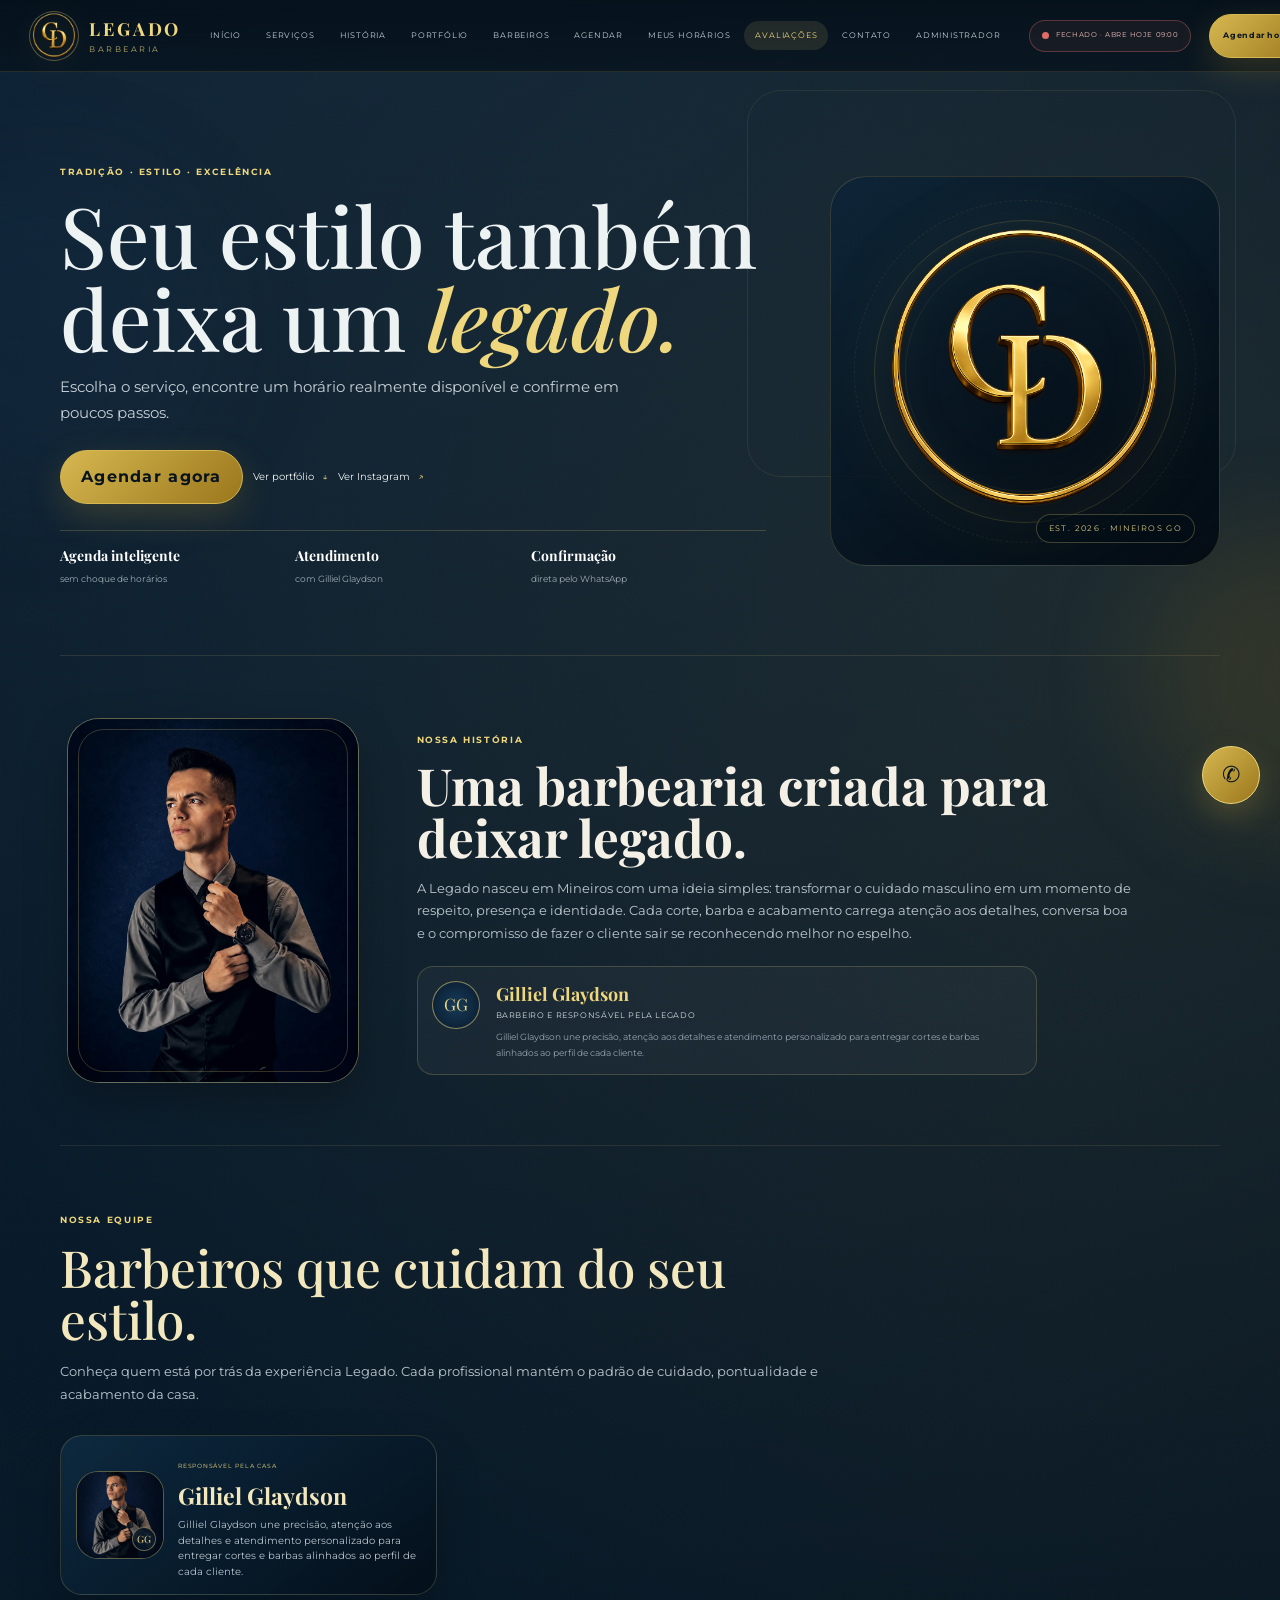
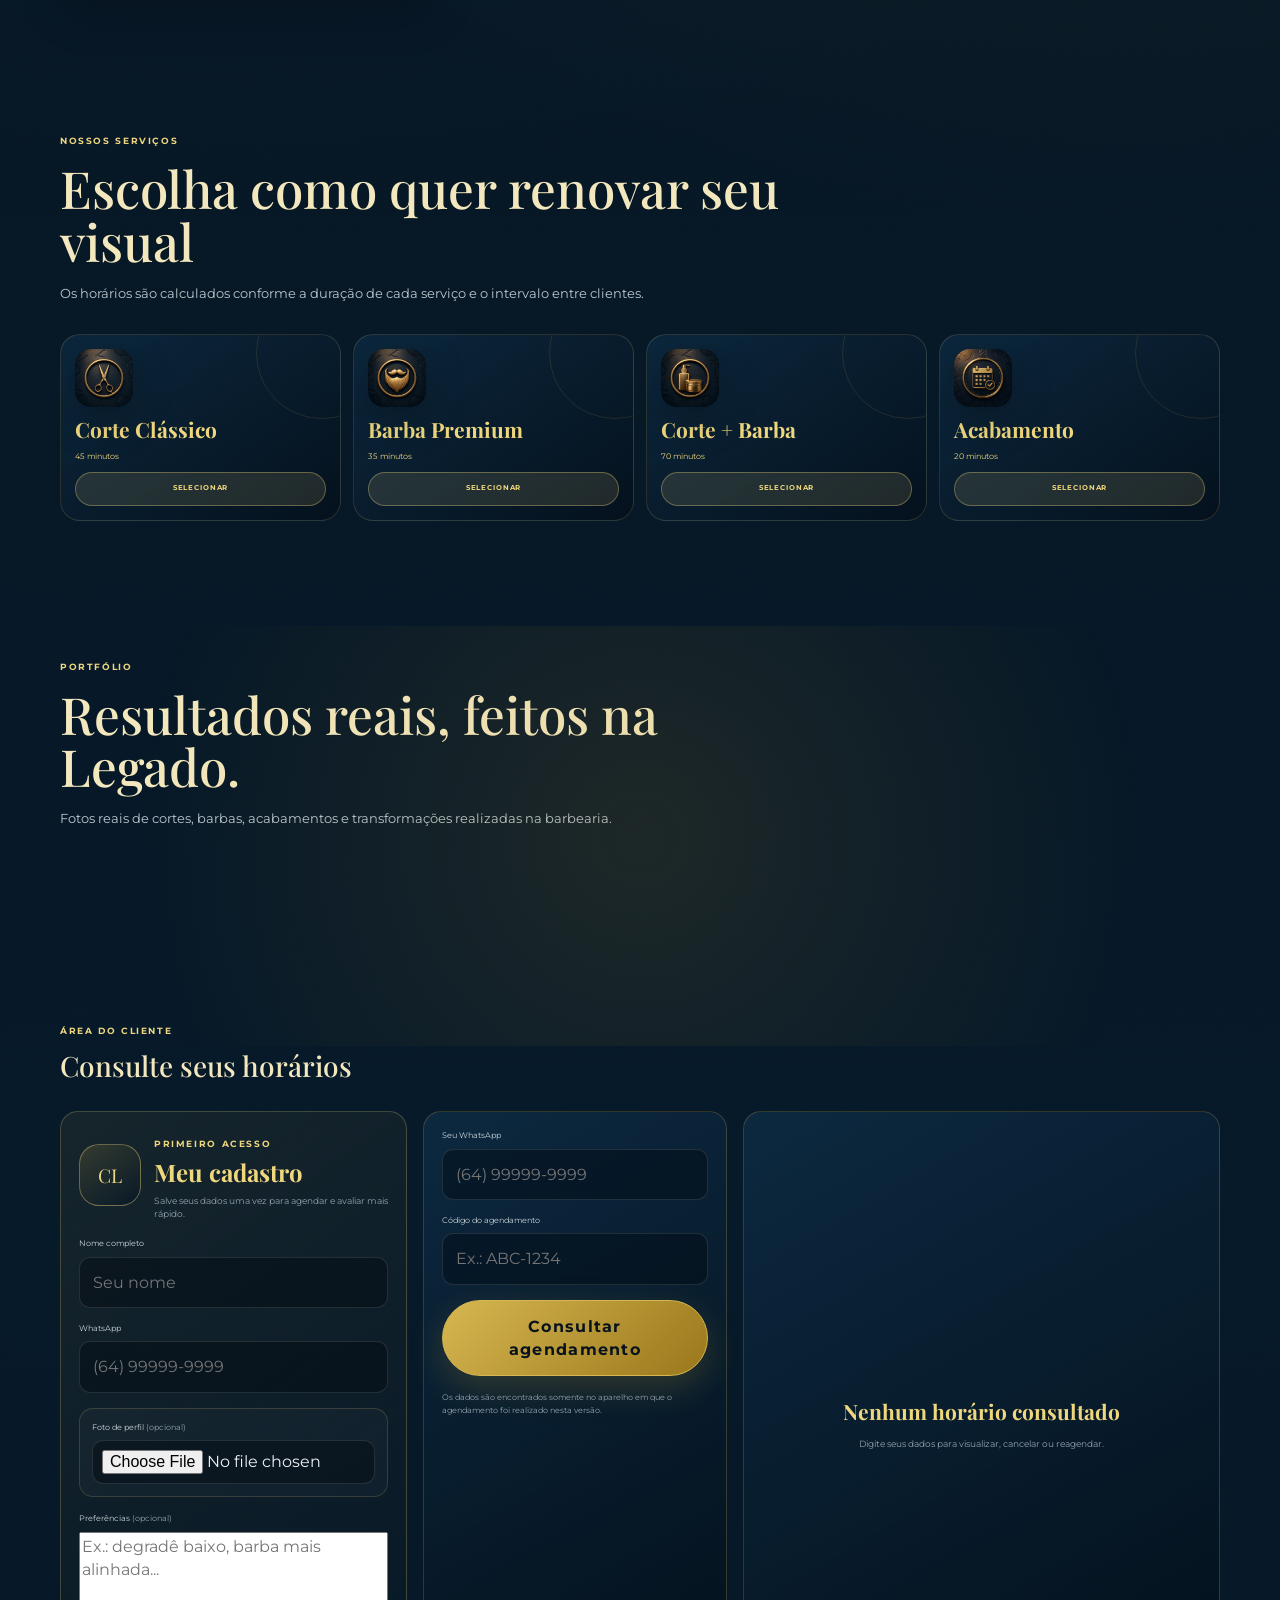
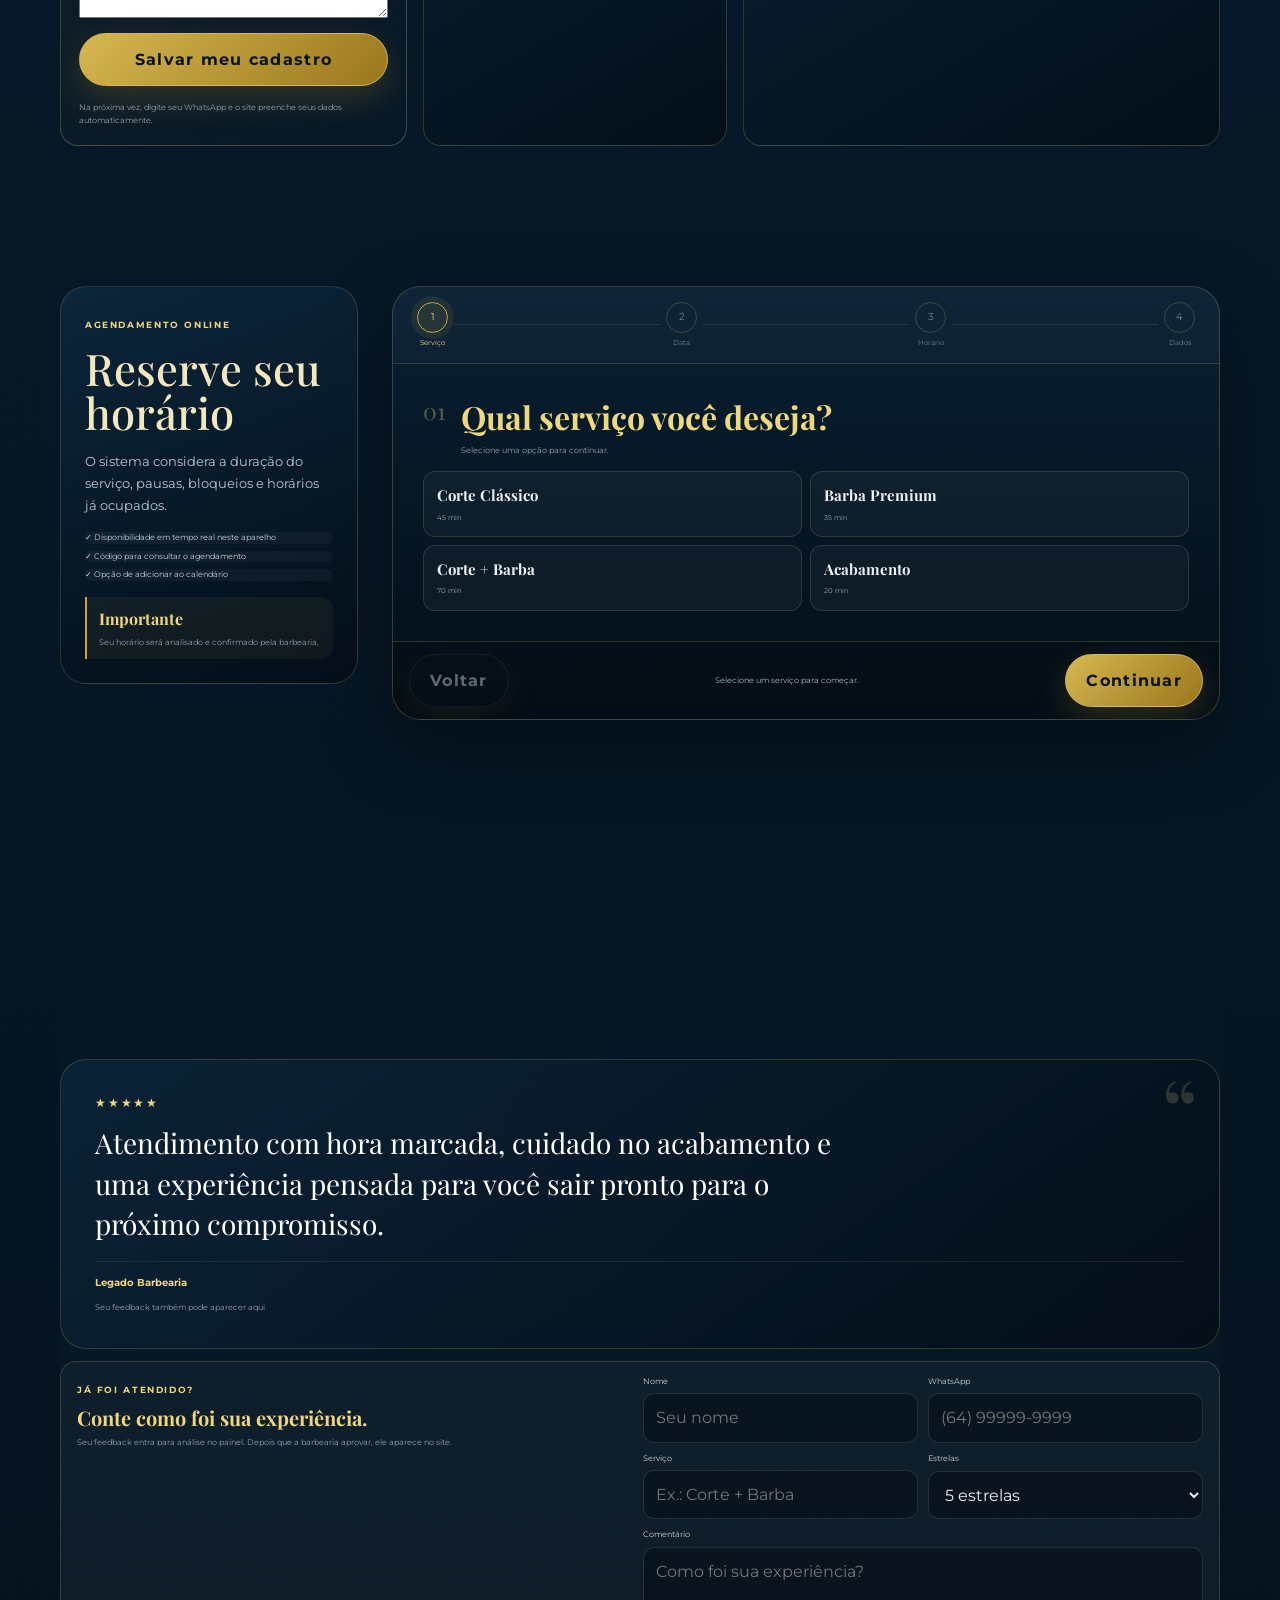
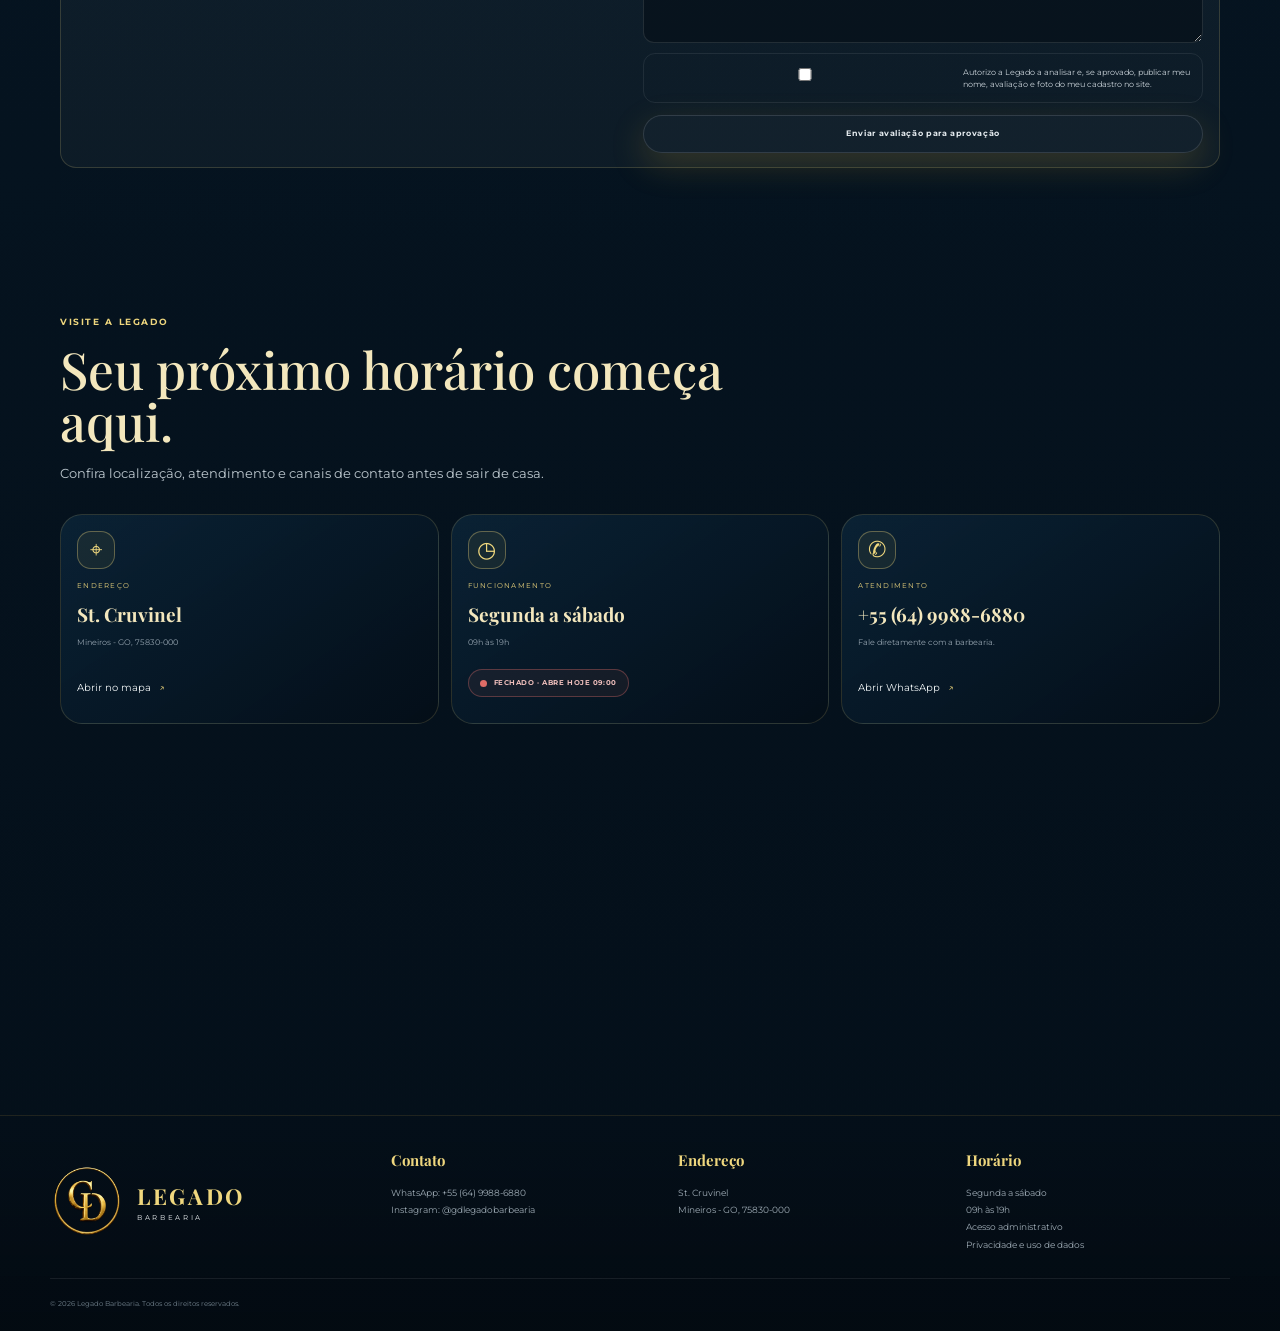
<file: index.html>
<!DOCTYPE html>
<html lang="pt-BR">
<head>
  <meta charset="UTF-8" />
  <meta name="viewport" content="width=device-width, initial-scale=1.0" />
  <meta name="theme-color" content="#071728" />
  <meta name="description" content="Agende seu horário na Legado Barbearia, em Mineiros - GO." />
  <meta property="og:title" content="Legado Barbearia | Agendamento" />
  <meta property="og:description" content="Seu estilo também deixa um legado. Agende seu horário online." />
  <meta property="og:type" content="website" />
  <meta property="og:image" content="assets/logo-512.png" />
  <title>Legado Barbearia | Agendamento</title>
  <link rel="manifest" href="manifest.webmanifest" />
  <link rel="icon" type="image/png" href="assets/favicon.png" />
  <link rel="apple-touch-icon" href="assets/logo-192.png" />
  <link rel="preconnect" href="https://fonts.googleapis.com" />
  <link rel="preconnect" href="https://fonts.gstatic.com" crossorigin />
  <link href="https://fonts.googleapis.com/css2?family=Montserrat:wght@400;500;600;700&family=Playfair+Display:wght@500;600;700&display=swap" rel="stylesheet" />
  <link rel="stylesheet" href="styles.css" />
  <script type="application/ld+json">
  {
    "@context": "https://schema.org",
    "@type": "Barbershop",
    "name": "Legado Barbearia",
    "telephone": "+55 64 9988-6880",
    "address": {"@type":"PostalAddress","streetAddress":"St. Cruvinel","postalCode":"75830-000","addressLocality":"Mineiros","addressRegion":"GO","addressCountry":"BR"},
    "sameAs": ["https://www.instagram.com/gdlegadobarbearia"]
  }
  </script>
</head>
<body>
  <a class="skip-link" href="#conteudo">Pular para o conteúdo</a>
  <div class="ambient ambient-one"></div>
  <div class="ambient ambient-two"></div>

  <header class="site-header">
    <a class="brand" href="#inicio" aria-label="Legado Barbearia - início">
      <img src="assets/logo.png" alt="Logo Legado Barbearia" />
      <span><strong>LEGADO</strong><small>BARBEARIA</small></span>
    </a>
    <button class="menu-button" aria-label="Abrir menu" aria-expanded="false">☰</button>
    <nav class="main-nav" aria-label="Menu principal">
      <a href="#inicio">Início</a>
      <a href="#servicos">Serviços</a>
      <a href="#como-usar">Tutorial</a>
      <a href="#sobre">História</a>
      <a href="#portfolio">Portfólio</a>
      <a href="#barbeiros">Barbeiros</a>
      <a href="#agendar">Agendar</a>
      <a href="#meus-horarios">Meus horários</a>
      <a href="#avaliacoes">Avaliações</a>
      <a href="#visite">Contato</a>
      <a href="admin.html">Administrador</a>
    </nav>
    <span class="business-status status-loading" id="headerBusinessStatus" aria-live="polite">Consultando horário</span>
    <a class="button button-small header-cta" href="#agendar">Agendar horário</a>
  </header>

  <main id="conteudo">
    <section class="hero" id="inicio">
      <div class="hero-copy reveal">
        <span class="eyebrow">TRADIÇÃO · ESTILO · EXCELÊNCIA</span>
        <h1>Seu estilo também deixa um <em>legado.</em></h1>
        <p>Escolha o serviço, encontre um horário realmente disponível e confirme em poucos passos.</p>
        <div class="hero-actions">
          <a class="button" href="#agendar">Agendar agora</a>
          <a class="text-link" href="#portfolio">Ver portfólio <span>↓</span></a>
          <a class="text-link" id="heroInstagram" href="#" target="_blank" rel="noopener">Ver Instagram <span>↗</span></a>
        </div>
        <div class="trust-row">
          <div><strong>Agenda inteligente</strong><span>sem choque de horários</span></div>
          <div><strong>Atendimento</strong><span>com Gilliel Glaydson</span></div>
          <div><strong>Confirmação</strong><span>direta pelo WhatsApp</span></div>
        </div>
      </div>
      <div class="hero-mark reveal">
        <div class="logo-halo"></div>
        <img src="assets/logo.png" alt="Emblema dourado da Legado Barbearia" />
        <span class="hero-stamp">EST. 2026 · MINEIROS GO</span>
      </div>
    </section>

    <section class="section" id="servicos">
      <div class="section-heading reveal">
        <span class="eyebrow">NOSSOS SERVIÇOS</span>
        <h2>Escolha como quer renovar seu visual</h2>
        <p>Os horários são calculados conforme a duração de cada serviço e o intervalo entre clientes.</p>
      </div>
      <div class="services-grid" id="publicServicesGrid"></div>
    </section>

    <section class="section tutorial-section" id="como-usar">
      <div class="section-heading reveal">
        <span class="eyebrow">TUTORIAL RÁPIDO</span>
        <h2>Como usar o site da Legado</h2>
        <p>O agendamento é simples. Siga os passos abaixo e guarde o código recebido para consultar seu horário depois.</p>
      </div>
      <div class="tutorial-steps">
        <article class="tutorial-step reveal"><span class="tutorial-number">01</span><div><small>ESCOLHA</small><h3>Selecione o serviço</h3><p>Veja as opções disponíveis, o tempo estimado e o valor, quando estiver cadastrado.</p></div></article>
        <article class="tutorial-step reveal"><span class="tutorial-number">02</span><div><small>DATA</small><h3>Escolha o melhor dia</h3><p>O sistema mostra somente os dias configurados para atendimento na barbearia.</p></div></article>
        <article class="tutorial-step reveal"><span class="tutorial-number">03</span><div><small>HORÁRIO</small><h3>Selecione um horário livre</h3><p>Os horários ocupados, pausas e bloqueios são retirados automaticamente da lista.</p></div></article>
        <article class="tutorial-step reveal"><span class="tutorial-number">04</span><div><small>DADOS</small><h3>Informe nome e WhatsApp</h3><p>Preencha seus dados e, se desejar, escreva uma observação sobre o estilo do corte.</p></div></article>
        <article class="tutorial-step reveal"><span class="tutorial-number">05</span><div><small>CONFIRMAÇÃO</small><h3>Envie pelo WhatsApp</h3><p>Ao finalizar, o horário fica pré-reservado e não aparece para outra pessoa neste sistema. A confirmação definitiva é feita pela barbearia.</p></div></article>
        <article class="tutorial-step reveal"><span class="tutorial-number">06</span><div><small>DEPOIS</small><h3>Consulte ou reagende</h3><p>Use seu WhatsApp e o código do agendamento na área “Meus horários”.</p></div></article>
      </div>
      <div class="tutorial-callout reveal">
        <div><span class="eyebrow">DICA IMPORTANTE</span><h3>Guarde o código do seu agendamento</h3><p>Ele permite consultar os detalhes, cancelar ou reagendar seu horário em qualquer aparelho.</p></div>
        <div class="tutorial-actions"><a class="button" href="#agendar">Começar agendamento</a><a class="button button-secondary" href="#meus-horarios">Consultar horário</a></div>
      </div>
    </section>

    <section class="section about-section" id="sobre">
      <div class="about-media reveal">
        <div class="about-photo-frame">
          <img id="professionalPhoto" src="assets/gilliel-apresentacao.webp" loading="lazy" alt="Gilliel Glaydson, profissional da Legado Barbearia" />
          <span>LEGADO · BARBEARIA</span>
        </div>
      </div>
      <div class="about-copy reveal">
        <span class="eyebrow" id="aboutEyebrow">NOSSA HISTÓRIA</span>
        <h2 id="aboutTitle">Uma barbearia criada para deixar legado.</h2>
        <p id="aboutText">A Legado nasceu em Mineiros com uma ideia simples: transformar o cuidado masculino em um momento de respeito, presença e identidade. Cada corte, barba e acabamento carrega atenção aos detalhes, conversa boa e o compromisso de fazer o cliente sair se reconhecendo melhor no espelho.</p>
        <div class="professional-card">
          <div class="professional-monogram">GG</div>
          <div><strong id="professionalName">Gilliel Glaydson</strong><span>Barbeiro e responsável pela Legado</span><p id="professionalBio">Precisão, atenção aos detalhes e atendimento personalizado.</p></div>
        </div>
        <div class="about-actions">
          <a class="button" href="#agendar">Agendar com Gilliel</a>
          <a class="button button-secondary" id="mapButton" href="#" target="_blank" rel="noopener">Como chegar</a>
        </div>
      </div>
    </section>

    <section class="section barbers-section" id="barbeiros">
      <div class="section-heading reveal">
        <span class="eyebrow">NOSSA EQUIPE</span>
        <h2>Barbeiros que cuidam do seu estilo.</h2>
        <p>Conheça quem está por trás da experiência Legado. Cada profissional mantém o padrão de cuidado, pontualidade e acabamento da casa.</p>
      </div>
      <div class="barbers-grid" id="barbersGrid"></div>
    </section>

    <section class="section portfolio-section" id="portfolio">
      <div class="section-heading reveal">
        <span class="eyebrow" id="portfolioEyebrow">PORTFÓLIO</span>
        <h2 id="portfolioTitle">Resultados reais, feitos na Legado.</h2>
        <p id="portfolioText">Fotos reais de cortes, barbas, acabamentos e transformações realizadas na barbearia.</p>
      </div>
      <div class="portfolio-filters reveal" id="portfolioFilters" aria-label="Filtros do portfólio"></div>
      <div class="portfolio-grid" id="portfolioGrid"></div>
      <div class="portfolio-footer reveal">
        <p>Veja mais trabalhos e bastidores no Instagram da Legado.</p>
        <a class="button button-secondary" id="portfolioInstagram" href="#" target="_blank" rel="noopener">Abrir Instagram</a>
      </div>
    </section>

    <section class="booking-section" id="agendar">
      <div class="booking-intro reveal">
        <span class="eyebrow">AGENDAMENTO ONLINE</span>
        <h2>Reserve seu horário</h2>
        <p>O sistema considera a duração do serviço, pausas, bloqueios e horários já ocupados.</p>
        <div class="booking-perks">
          <span>✓ Disponibilidade em tempo real neste aparelho</span>
          <span>✓ Código para consultar o agendamento</span>
          <span>✓ Opção de adicionar ao calendário</span>
        </div>
        <div class="notice-card">
          <strong>Importante</strong>
          <p id="bookingPolicyText">Seu horário ficará pré-reservado como pendente e será confirmado pela barbearia.</p>
        </div>
      </div>

      <div class="booking-card reveal">
        <div class="steps" aria-label="Etapas do agendamento">
          <button class="step active" data-step-target="1" type="button"><span>1</span><small>Serviço</small></button>
          <i></i>
          <button class="step" data-step-target="2" type="button"><span>2</span><small>Data</small></button>
          <i></i>
          <button class="step" data-step-target="3" type="button"><span>3</span><small>Horário</small></button>
          <i></i>
          <button class="step" data-step-target="4" type="button"><span>4</span><small>Dados</small></button>
        </div>

        <form id="bookingForm" novalidate>
          <section class="form-step active" data-step="1">
            <div class="form-title"><span>01</span><div><h3>Qual serviço você deseja?</h3><p>Selecione uma opção para continuar.</p></div></div>
            <div class="choice-grid" id="serviceChoices"></div>
          </section>

          <section class="form-step" data-step="2">
            <div class="form-title"><span>02</span><div><h3>Escolha o melhor dia</h3><p>Mostramos apenas os dias configurados para atendimento.</p></div></div>
            <div class="date-strip" id="dateChoices"></div>
            <label class="date-picker-label"><span>Ou escolha outra data</span><input id="customDate" type="date" /></label>
          </section>

          <section class="form-step" data-step="3">
            <div class="form-title"><span>03</span><div><h3>Selecione um horário</h3><p>O término previsto aparece abaixo de cada opção.</p></div></div>
            <div class="time-grid" id="timeChoices"></div>
          </section>

          <section class="form-step" data-step="4">
            <div class="form-title"><span>04</span><div><h3>Seus dados</h3><p>Preencha para receber os detalhes do atendimento.</p></div></div>
            <div class="booking-review" id="bookingReview" aria-live="polite"></div>
            <div class="field-grid">
              <label><span>Nome completo</span><input id="clientName" name="clientName" type="text" autocomplete="name" placeholder="Digite seu nome" required /></label>
              <label><span>WhatsApp</span><input id="clientPhone" name="clientPhone" type="tel" autocomplete="tel" placeholder="(64) 99999-9999" required /></label>
              <input id="clientPhotoData" type="hidden" />
              <label class="full"><span>Profissional</span><select id="professional" name="professional"></select></label>
              <label class="full"><span>Observação <small>(opcional)</small></span><textarea id="notes" name="notes" rows="3" placeholder="Alguma preferência ou observação?"></textarea></label>
              <label class="consent full"><input id="privacyConsent" type="checkbox" required /><span>Concordo que meus dados sejam usados apenas para organizar este agendamento.</span></label>
            </div>
          </section>

          <div class="form-footer">
            <button type="button" class="button button-secondary" id="prevButton" disabled>Voltar</button>
            <div class="summary-mini" id="summaryMini">Selecione um serviço para começar.</div>
            <button type="button" class="button" id="nextButton">Continuar</button>
          </div>
        </form>
      </div>
    </section>

    <section class="section manage-section" id="meus-horarios">
      <div class="section-heading reveal">
        <span class="eyebrow">ÁREA DO CLIENTE</span>
        <h2>Consulte seus horários</h2>
        <p>Use o WhatsApp informado e o código recebido ao finalizar o agendamento.</p>
      </div>
      <div class="manage-grid reveal">
        <form class="lookup-card profile-card" id="profileForm">
          <div class="profile-card-head">
            <div class="profile-avatar-preview" id="profileAvatarPreview">CL</div>
            <div><span class="eyebrow">PRIMEIRO ACESSO</span><h3>Meu cadastro</h3><p>Salve seus dados uma vez para agendar e avaliar mais rápido.</p></div>
          </div>
          <input id="profilePhotoData" type="hidden" />
          <label><span>Nome completo</span><input id="profileName" type="text" autocomplete="name" placeholder="Seu nome" required /></label>
          <label><span>WhatsApp</span><input id="profilePhone" type="tel" autocomplete="tel" placeholder="(64) 99999-9999" required /></label>
          <label class="client-photo-field"><span>Foto de perfil <small>(opcional)</small></span><input id="profilePhoto" type="file" accept="image/jpeg,image/png,image/webp" /></label>
          <label><span>Preferências <small>(opcional)</small></span><textarea id="profileNotes" rows="3" placeholder="Ex.: degradê baixo, barba mais alinhada..."></textarea></label>
          <button class="button" type="submit">Salvar meu cadastro</button>
          <small>Na próxima vez, digite seu WhatsApp e o site preenche seus dados automaticamente.</small>
        </form>
        <form class="lookup-card" id="lookupForm">
          <label><span>Seu WhatsApp</span><input id="lookupPhone" type="tel" placeholder="(64) 99999-9999" required /></label>
          <label><span>Código do agendamento</span><input id="lookupCode" type="text" placeholder="Ex.: ABC-1234" required /></label>
          <button class="button" type="submit">Consultar agendamento</button>
          <small>Os dados são encontrados somente no aparelho em que o agendamento foi realizado nesta versão.</small>
        </form>
        <div class="lookup-result" id="lookupResult">
          <div class="empty-state"><strong>Nenhum horário consultado</strong><p>Digite seus dados para visualizar, cancelar ou reagendar.</p></div>
        </div>
      </div>
    </section>

    <section class="section testimonials-section" id="avaliacoes">
      <div class="section-heading reveal">
        <span class="eyebrow" id="testimonialsEyebrow">EXPERIÊNCIA DOS CLIENTES</span>
        <h2 id="testimonialsTitle">Quem vive a experiência, recomenda.</h2>
        <p id="testimonialsText">Depoimentos reais podem ser publicados pelo painel administrativo.</p>
      </div>
      <div class="testimonials-grid" id="testimonialsGrid"></div>
      <div class="testimonial-cta reveal">
        <div><span class="eyebrow">JÁ FOI ATENDIDO?</span><h3>Conte como foi sua experiência.</h3><p>Seu feedback entra para análise no painel. Depois que a barbearia aprovar, ele aparece no site.</p></div>
        <form class="review-form" id="reviewForm">
          <div class="review-form-grid">
            <label><span>Nome</span><input id="reviewName" type="text" placeholder="Seu nome" required /></label>
            <label><span>WhatsApp</span><input id="reviewPhone" type="tel" placeholder="(64) 99999-9999" required /></label>
            <label><span>Serviço</span><input id="reviewService" type="text" placeholder="Ex.: Corte + Barba" /></label>
            <label><span>Estrelas</span><select id="reviewRating"><option value="5">5 estrelas</option><option value="4">4 estrelas</option><option value="3">3 estrelas</option><option value="2">2 estrelas</option><option value="1">1 estrela</option></select></label>
            <label class="full"><span>Comentário</span><textarea id="reviewText" rows="3" maxlength="420" placeholder="Como foi sua experiência?" required></textarea></label>
            <label class="consent full"><input id="reviewConsent" type="checkbox" required /><span>Autorizo a Legado a analisar e, se aprovado, publicar meu nome, avaliação e foto do meu cadastro no site.</span></label>
          </div>
          <button class="button button-secondary" type="submit">Enviar avaliação para aprovação</button>
        </form>
      </div>
    </section>

    <section class="section visit-section" id="visite">
      <div class="section-heading reveal">
        <span class="eyebrow">VISITE A LEGADO</span>
        <h2>Seu próximo horário começa aqui.</h2>
        <p>Confira localização, atendimento e canais de contato antes de sair de casa.</p>
      </div>
      <div class="visit-grid">
        <article class="visit-card reveal"><span class="visit-icon">⌖</span><small>ENDEREÇO</small><h3 id="visitAddress">St. Cruvinel</h3><p id="visitCity">Mineiros - GO, 75830-000</p><a class="text-link" id="visitMap" href="#" target="_blank" rel="noopener">Abrir no mapa <span>↗</span></a></article>
        <article class="visit-card reveal"><span class="visit-icon">◷</span><small>FUNCIONAMENTO</small><h3 id="visitBusinessDays">Segunda a sábado</h3><p id="visitBusinessHours">09h às 19h</p><strong class="visit-live-status status-loading" id="visitLiveStatus">Consultando horário</strong></article>
        <article class="visit-card reveal"><span class="visit-icon">✆</span><small>ATENDIMENTO</small><h3 id="visitPhone">+55 (64) 9988-6880</h3><p>Fale diretamente com a barbearia.</p><a class="text-link" id="visitWhatsapp" href="#" target="_blank" rel="noopener">Abrir WhatsApp <span>↗</span></a></article>
      </div>
    </section>

    <section class="section faq-section" id="duvidas">
      <div class="section-heading reveal">
        <span class="eyebrow">DÚVIDAS FREQUENTES</span>
        <h2>Antes de agendar</h2>
        <p>Informações rápidas para deixar sua experiência ainda mais tranquila.</p>
      </div>
      <div class="faq-grid reveal">
        <details><summary>Como meu horário é confirmado?</summary><p>Ao finalizar, o horário fica pré-reservado no sistema e deixa de aparecer como disponível. Depois, a barbearia confirma o atendimento pelo painel administrativo.</p></details>
        <details><summary>Posso reagendar ou cancelar?</summary><p>Sim. Consulte o horário usando seu WhatsApp e o código recebido, respeitando o prazo configurado pela barbearia.</p></details>
        <details><summary>O atendimento tem hora marcada?</summary><p>Sim. A agenda considera a duração do serviço, intervalos e horários já ocupados para evitar conflitos.</p></details>
        <details><summary>Onde fica a Legado Barbearia?</summary><p><span id="faqAddress">St. Cruvinel, Mineiros - GO, 75830-000.</span> Use o botão “Como chegar” para abrir o mapa.</p></details>
      </div>
    </section>

    <section class="experience-section section">
      <div class="experience-card reveal">
        <div>
          <span class="eyebrow">A EXPERIÊNCIA LEGADO</span>
          <h2>Mais que um corte, um momento feito para você.</h2>
          <p>Ambiente sofisticado, atendimento cuidadoso e atenção aos detalhes em cada etapa.</p>
        </div>
        <div class="experience-actions">
          <a class="button" href="#agendar">Garantir meu horário</a>
          <a class="button button-secondary" id="experienceInstagram" href="#" target="_blank" rel="noopener">Acompanhar no Instagram</a>
        </div>
      </div>
    </section>
  </main>

  <footer id="contato">
    <div class="footer-brand">
      <img src="assets/logo.png" alt="Logo Legado Barbearia" />
      <div><strong>LEGADO</strong><span>BARBEARIA</span></div>
    </div>
    <div><h4>Contato</h4><p><a id="footerWhatsapp" href="https://wa.me/556499886880" target="_blank" rel="noopener">WhatsApp: +55 (64) 9988-6880</a></p><p><a id="footerInstagram" href="https://www.instagram.com/gdlegadobarbearia" target="_blank" rel="noopener">Instagram: @gdlegadobarbearia</a></p></div>
    <div><h4>Endereço</h4><p id="footerAddress">St. Cruvinel</p><p id="footerCity">Mineiros - GO, 75830-000</p></div>
    <div><h4>Horário</h4><p id="footerBusinessDays">Segunda a sábado</p><p id="footerBusinessHours">09h às 19h</p><p><a href="admin.html">Acesso administrativo</a></p><p><a href="privacidade.html">Privacidade e uso de dados</a></p></div>
    <small>© <span id="currentYear"></span> Legado Barbearia. Todos os direitos reservados.</small>
  </footer>

  <div class="modal" id="confirmationModal" aria-hidden="true">
    <div class="modal-backdrop" data-close-modal></div>
    <div class="modal-card" role="dialog" aria-modal="true" aria-labelledby="confirmationTitle">
      <button class="modal-close" data-close-modal aria-label="Fechar">×</button>
      <div class="success-icon">✓</div>
      <span class="eyebrow">AGENDAMENTO REGISTRADO</span>
      <h2 id="confirmationTitle">Solicitação registrada!</h2><p class="confirmation-pending-note">O horário está pré-reservado e aguarda a confirmação da barbearia.</p>
      <div class="booking-code-box"><span>Seu código</span><strong id="confirmationCode">---</strong><button type="button" id="copyCodeButton">Copiar</button></div>
      <div class="confirmation-summary" id="confirmationSummary"></div>
      <div class="deposit-box hidden" id="depositBox"><span>SINAL POR PIX</span><strong id="depositAmount">R$ 0,00</strong><p id="depositMessage">O sinal será conferido manualmente pela barbearia.</p><div><code id="depositPixKey"></code><button type="button" id="copyPixButton">Copiar chave</button></div></div>
      <p class="modal-note">Guarde o código para consultar, cancelar ou reagendar neste aparelho.</p>
      <div class="modal-actions">
        <button class="button" id="whatsappButton" type="button">Enviar pelo WhatsApp</button>
        <button class="button button-secondary" id="calendarButton" type="button">Adicionar ao calendário</button>
        <button class="button button-secondary" id="copyLookupLinkButton" type="button">Copiar link de consulta</button>
        <button class="button button-secondary" data-close-modal type="button">Fechar</button>
      </div>
    </div>
  </div>

  <div class="modal portfolio-lightbox" id="portfolioLightbox" aria-hidden="true">
    <div class="modal-backdrop" data-close-lightbox></div>
    <div class="portfolio-lightbox-card" role="dialog" aria-modal="true" aria-labelledby="lightboxTitle">
      <button class="modal-close" type="button" data-close-lightbox aria-label="Fechar">×</button>
      <div class="portfolio-lightbox-media">
        <button class="lightbox-nav lightbox-prev" id="lightboxPrev" type="button" aria-label="Foto anterior">‹</button>
        <img id="lightboxImage" src="assets/corte.webp" alt="" />
        <button class="lightbox-nav lightbox-next" id="lightboxNext" type="button" aria-label="Próxima foto">›</button>
        <div class="lightbox-thumbnails" id="lightboxThumbnails"></div>
      </div>
      <div><span class="eyebrow" id="lightboxCategory">PORTFÓLIO</span><h2 id="lightboxTitle">Trabalho Legado</h2><p id="lightboxDescription"></p><small id="lightboxCounter" class="lightbox-counter"></small><div class="lightbox-actions"><button class="button" id="bookPortfolioStyle" type="button">Agendar este estilo</button><button class="button button-secondary" id="sharePortfolioStyle" type="button">Compartilhar</button></div></div>
    </div>
  </div>

  <a class="floating-whatsapp" id="floatingWhatsapp" href="#" target="_blank" rel="noopener" aria-label="Falar com a Legado no WhatsApp"><span>✆</span><small>WhatsApp</small></a>
  <a class="mobile-booking-cta" href="#agendar"><span>✂</span> Agendar horário</a>

  <div class="toast" id="toast" role="status"></div>

  <script src="core.js"></script>
    <script src="supabase-config.js"></script>
  <script src="supabase-bridge.js"></script>
<script src="app.js"></script>
</body>
</html>
</file>
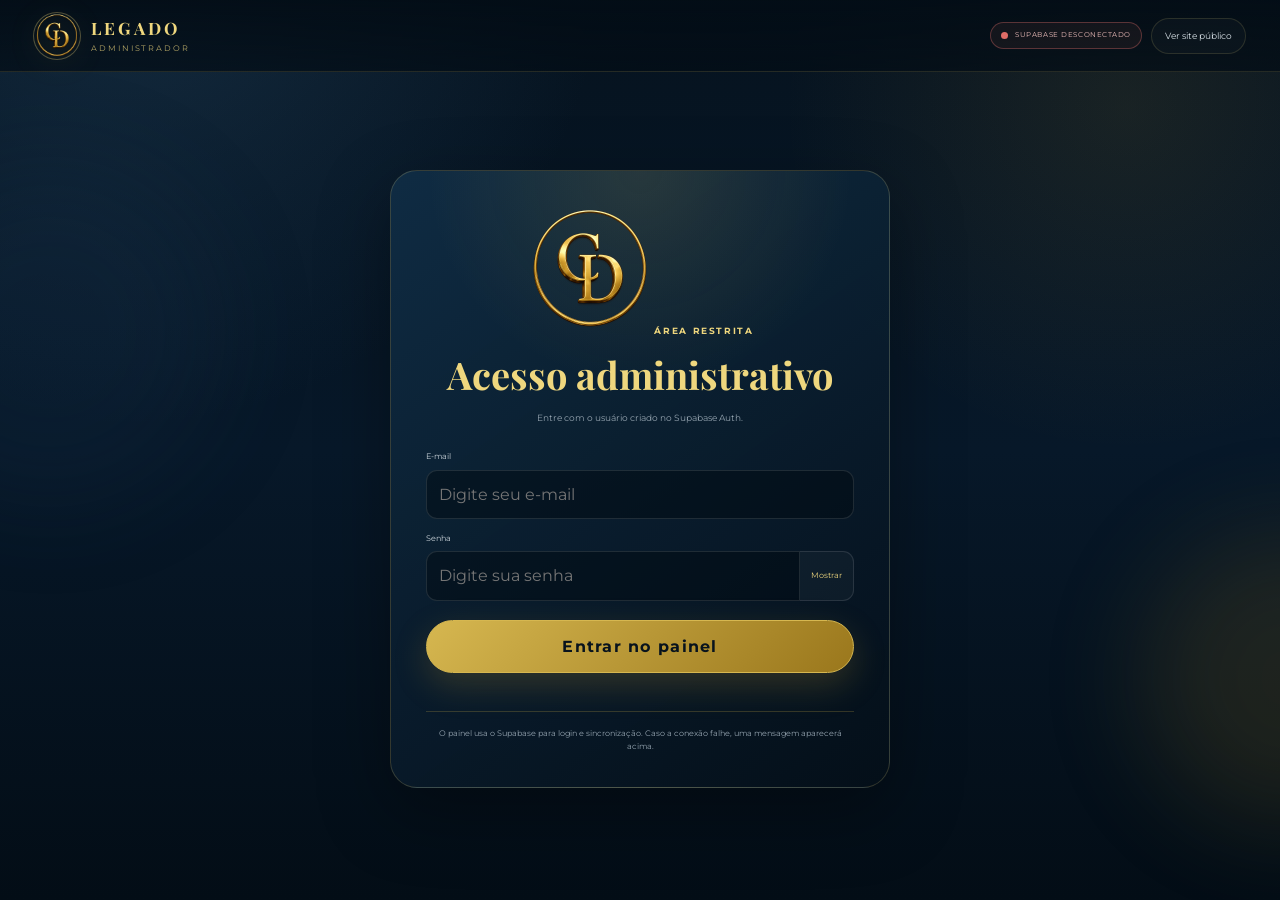
<file: admin.html>
<!DOCTYPE html>
<html lang="pt-BR">
<head>
  <meta charset="UTF-8" />
  <meta name="viewport" content="width=device-width, initial-scale=1.0" />
  <meta name="theme-color" content="#071728" />
  <meta name="description" content="Área administrativa da Legado Barbearia." />
  <title>Legado Barbearia | Administrador</title>
  <link rel="icon" type="image/png" href="assets/favicon.png" />
  <link rel="preconnect" href="https://fonts.googleapis.com" />
  <link rel="preconnect" href="https://fonts.gstatic.com" crossorigin />
  <link href="https://fonts.googleapis.com/css2?family=Montserrat:wght@400;500;600;700&family=Playfair+Display:wght@500;600;700&display=swap" rel="stylesheet" />
  <link rel="stylesheet" href="styles.css" />
  <link rel="stylesheet" href="admin.css" />
</head>
<body class="admin-body">
  <div class="ambient ambient-one"></div><div class="ambient ambient-two"></div>
  <header class="site-header admin-header">
    <a class="brand" href="index.html" aria-label="Legado Barbearia - site público"><img src="assets/logo.png" alt="Logo Legado Barbearia" /><span><strong>LEGADO</strong><small>ADMINISTRADOR</small></span></a>
    <nav class="admin-header-actions"><span class="supabase-connection-status is-checking" id="supabaseConnectionStatus">Verificando Supabase</span><a class="header-public-link" href="index.html">Ver site público</a><button class="button button-small button-secondary hidden" id="openAdminTutorial" type="button">Tutorial</button><button class="button button-small button-secondary hidden" id="logoutButton" type="button">Sair</button></nav>
  </header>

  <main>
    <section class="auth-section" id="authView">
      <div class="auth-card">
        <div class="auth-brand"><img src="assets/logo.png" alt="Emblema da Legado Barbearia" /><span class="eyebrow">ÁREA RESTRITA</span><h1 id="authTitle">Primeiro acesso</h1><p id="authDescription">Crie o acesso administrativo deste dispositivo.</p></div>
        <form id="setupForm" class="auth-form" novalidate>
          <label><span>Nome do administrador</span><input id="setupName" type="text" placeholder="Ex.: Gilliel" autocomplete="name" required /></label>
          <label><span>E-mail</span><input id="setupEmail" type="email" placeholder="admin@legado.com" autocomplete="email" required /></label>
          <label><span>Crie uma senha</span><div class="password-field"><input id="setupPassword" type="password" minlength="6" placeholder="Mínimo de 6 caracteres" autocomplete="new-password" required /><button type="button" data-toggle-password="setupPassword">Mostrar</button></div></label>
          <label><span>Confirme a senha</span><div class="password-field"><input id="setupPasswordConfirm" type="password" minlength="6" placeholder="Digite novamente" autocomplete="new-password" required /><button type="button" data-toggle-password="setupPasswordConfirm">Mostrar</button></div></label>
          <button class="button auth-submit" type="submit">Criar acesso administrativo</button>
        </form>
        <form id="loginForm" class="auth-form hidden" novalidate>
          <label><span>E-mail</span><input id="loginEmail" type="email" placeholder="Digite seu e-mail" autocomplete="username" required /></label>
          <label><span>Senha</span><div class="password-field"><input id="loginPassword" type="password" placeholder="Digite sua senha" autocomplete="current-password" required /><button type="button" data-toggle-password="loginPassword">Mostrar</button></div></label>
          <button class="button auth-submit" type="submit">Entrar no painel</button>
        </form>
        <p class="auth-message" id="authMessage" role="status"></p>
        <p class="auth-warning">O painel usa o Supabase para login e sincronização. Caso a conexão falhe, uma mensagem aparecerá acima.</p>
      </div>
    </section>

    <section class="admin-app hidden" id="adminView">
      <div class="admin-welcome">
        <div><span class="eyebrow">PAINEL LEGADO</span><h1>Gestão da barbearia</h1><p>Olá, <strong id="adminNameLabel">Administrador</strong>. Tudo que precisa para organizar o dia está aqui.</p></div>
        <div class="admin-date-card"><small>Hoje</small><strong id="todayLabel"></strong></div>
      </div>

      <div class="admin-command-bar" aria-label="Ações rápidas">
        <button class="admin-command primary" type="button" data-create-booking><span>＋</span><div><strong>Novo agendamento</strong><small>Adicionar cliente manualmente</small></div></button>
        <button class="admin-command" type="button" id="openPendingBookings"><span>✓</span><div><strong>Confirmar pendentes</strong><small><b id="pendingQuickCount">0</b> aguardando análise</small></div></button>
        <button class="admin-command" type="button" data-open-panel="availability"><span>◷</span><div><strong>Bloquear horário</strong><small>Pausa, folga ou compromisso</small></div></button>
        <a class="admin-command" href="index.html"><span>↗</span><div><strong>Visualizar site</strong><small>Ver como o cliente enxerga</small></div></a>
      </div>

      <div class="admin-mobile-nav">
        <label><span>Área do painel</span><select id="adminPanelSelect" aria-label="Selecionar área do painel">
          <option value="overview">Visão geral</option><option value="calendar">Calendário</option><option value="bookings">Agendamentos</option><option value="clients">Clientes</option><option value="services">Serviços</option><option value="portfolio">Portfólio</option><option value="testimonials">Avaliações</option><option value="availability">Horários</option><option value="reports">Relatórios</option><option value="settings">Configurações</option><option value="tutorial">Tutorial</option>
        </select></label>
        <button class="button button-small" type="button" data-create-booking>＋ Novo</button>
      </div>

      <div class="admin-layout">
        <aside class="admin-sidebar" aria-label="Navegação administrativa">
          <div class="admin-sidebar-profile"><img src="assets/logo.png" alt="" /><div><strong>Legado</strong><small>Painel administrativo</small></div></div>
          <div class="admin-nav-group"><span class="admin-nav-title">Principal</span>
            <button class="admin-nav-button active" type="button" data-panel-target="overview"><span>◈</span><div>Visão geral<small>Resumo do dia</small></div></button>
            <button class="admin-nav-button" type="button" data-panel-target="calendar"><span>▦</span><div>Calendário<small>Dia, semana e mês</small></div></button>
            <button class="admin-nav-button" type="button" data-panel-target="bookings"><span>▣</span><div>Agendamentos<small>Confirmar e editar</small></div><b class="admin-nav-badge" id="pendingNavBadge">0</b></button>
            <button class="admin-nav-button" type="button" data-panel-target="clients"><span>♙</span><div>Clientes<small>Histórico e contato</small></div></button>
          </div>
          <div class="admin-nav-group"><span class="admin-nav-title">Conteúdo do site</span>
            <button class="admin-nav-button" type="button" data-panel-target="services"><span>✂</span><div>Serviços<small>Preços, tempo e fotos</small></div></button>
            <button class="admin-nav-button" type="button" data-panel-target="portfolio"><span>▧</span><div>Portfólio<small>Galeria de trabalhos</small></div></button>
            <button class="admin-nav-button" type="button" data-panel-target="testimonials"><span>★</span><div>Avaliações<small>Feedbacks publicados</small></div></button>
          </div>
          <div class="admin-nav-group"><span class="admin-nav-title">Operação</span>
            <button class="admin-nav-button" type="button" data-panel-target="availability"><span>◷</span><div>Horários<small>Expediente e bloqueios</small></div></button>
            <button class="admin-nav-button" type="button" data-panel-target="reports"><span>↗</span><div>Relatórios<small>Resultados e faturamento</small></div></button>
          </div>
          <div class="admin-nav-group"><span class="admin-nav-title">Sistema</span>
            <button class="admin-nav-button" type="button" data-panel-target="settings"><span>⚙</span><div>Configurações<small>Dados e backup</small></div></button>
            <button class="admin-nav-button" type="button" data-panel-target="tutorial"><span>?</span><div>Tutorial<small>Aprenda a usar</small></div></button>
          </div>
          <a class="admin-nav-button admin-public-button" href="index.html"><span>↗</span><div>Abrir site<small>Área do cliente</small></div></a>
        </aside>

        <div class="admin-content">
          <section class="admin-panel active" data-panel="overview">
            <div class="panel-heading"><div><span class="eyebrow">RESUMO</span><h2>Visão geral</h2><p>Acompanhe rapidamente a movimentação da agenda.</p></div><button class="button button-small" type="button" data-create-booking>Novo agendamento</button></div>
            <div class="admin-help-strip"><span>Como usar</span><p>Comece o dia por aqui: confira pendentes, próximos clientes e faturamento. Use os atalhos para confirmar agenda, bloquear horários ou atualizar o site.</p></div>
            <div class="stats-grid">
              <article class="stat-card"><span>Hoje</span><strong id="statToday">0</strong><small>Atendimentos do dia</small></article>
              <article class="stat-card"><span>Pendentes</span><strong id="statPending">0</strong><small>Aguardando confirmação</small></article>
              <article class="stat-card"><span>Concluídos no mês</span><strong id="statCompleted">0</strong><small>Atendimentos finalizados</small></article>
              <article class="stat-card"><span>Faturamento do mês</span><strong class="money-stat" id="statRevenue">R$ 0</strong><small>Somente concluídos</small></article>
            </div>
            <div class="overview-grid">
              <article class="admin-card"><div class="card-heading"><div><span class="eyebrow">AGENDA DE HOJE</span><h3>Próximos clientes</h3></div><span class="live-dot">Atualizado</span></div><div class="today-bookings" id="todayBookings"></div></article>
              <article class="admin-card quick-card"><span class="eyebrow">ATALHOS</span><h3>Organize a rotina</h3><p>Crie horários, bloqueie períodos e mantenha as informações atualizadas.</p><div class="quick-actions"><button type="button" data-create-booking>Novo agendamento <span>→</span></button><button type="button" data-open-panel="availability">Bloquear período <span>→</span></button><button type="button" data-open-panel="reports">Ver resultados <span>→</span></button><button type="button" data-open-panel="portfolio">Atualizar portfólio <span>→</span></button><button type="button" data-open-panel="settings">Fazer backup <span>→</span></button></div></article>
            </div>
          </section>

          <section class="admin-panel" data-panel="calendar">
            <div class="panel-heading calendar-heading"><div><span class="eyebrow">AGENDA VISUAL</span><h2>Calendário</h2><p>Alterne entre dia, semana e mês. Clique em um dia para abrir somente os agendamentos daquela data.</p></div><button class="button button-small" type="button" data-create-booking>Novo agendamento</button></div>
            <div class="admin-help-grid compact"><article><strong>Dia</strong><p>Melhor para acompanhar a rotina de hoje.</p></article><article><strong>Semana</strong><p>Ajuda a ver espaços livres e dias cheios.</p></article><article><strong>Mês</strong><p>Clique em uma data para abrir a agenda daquele dia.</p></article></div>
            <div class="calendar-toolbar admin-card"><div class="calendar-nav"><button type="button" id="calendarPrev">←</button><button type="button" id="calendarToday">Hoje</button><button type="button" id="calendarNext">→</button></div><strong id="calendarPeriodLabel"></strong><div class="calendar-view-switch"><button class="active" type="button" data-calendar-view="day">Dia</button><button type="button" data-calendar-view="week">Semana</button><button type="button" data-calendar-view="month">Mês</button></div></div>
            <div class="calendar-shell" id="calendarView"></div>
          </section>

          <section class="admin-panel" data-panel="bookings">
            <div class="panel-heading"><div><span class="eyebrow">AGENDA</span><h2>Agendamentos</h2><p>Confirme, edite, conclua, cancele ou exclua os registros.</p></div><div class="heading-actions"><button class="button button-small button-secondary" type="button" id="exportBookings">Exportar CSV</button><button class="button button-small" type="button" data-create-booking>Novo</button></div></div>
            <div class="admin-help-grid"><article><strong>Pendente</strong><p>Cliente escolheu horário no site. O horário já fica reservado.</p></article><article><strong>Confirmado</strong><p>Use depois de falar com o cliente ou validar internamente.</p></article><article><strong>Concluído</strong><p>Marque ao finalizar para entrar no faturamento.</p></article></div>
            <article class="booking-protection-notice"><span>✓</span><div><strong>Proteção contra horário duplicado</strong><p>Solicitações pendentes já reservam o horário. Ao confirmar, o sistema verifica novamente o mesmo profissional, data, duração e intervalo. Se houver concorrência, você escolhe qual cliente confirmar.</p></div></article>
            <div class="filters-card"><label class="search-field"><span>Buscar cliente</span><input id="bookingSearch" type="search" placeholder="Nome, telefone, código ou serviço" /></label><label><span>Data</span><input id="bookingDateFilter" type="date" /></label><label><span>Status</span><select id="bookingStatusFilter"><option value="all">Todos</option><option value="pending">Pendente</option><option value="confirmed">Confirmado</option><option value="completed">Concluído</option><option value="cancelled">Cancelado</option><option value="no_show">Não compareceu</option></select></label><button class="button button-secondary clear-filter" id="clearBookingFilters" type="button">Limpar</button></div>
            <div class="booking-table-card"><div class="booking-table" id="bookingTable"></div></div>
          </section>

          <section class="admin-panel" data-panel="clients">
            <div class="panel-heading"><div><span class="eyebrow">RELACIONAMENTO</span><h2>Clientes</h2><p>Histórico agrupado pelo número de WhatsApp.</p></div></div>
            <div class="filters-card clients-filter"><label class="search-field"><span>Buscar cliente</span><input id="clientSearch" type="search" placeholder="Nome ou WhatsApp" /></label><div class="client-summary"><span>Clientes cadastrados</span><strong id="clientsCount">0</strong></div></div>
            <div class="clients-grid" id="clientsGrid"></div>
          </section>

          <section class="admin-panel" data-panel="services">
            <div class="panel-heading"><div><span class="eyebrow">CATÁLOGO</span><h2>Serviços</h2><p>Defina duração numérica para o bloqueio inteligente da agenda.</p></div></div>
            <div class="admin-help-grid"><article><strong>Duração manda na agenda</strong><p>Se o corte leva 45 minutos, o sistema bloqueia esse tempo automaticamente.</p></article><article><strong>Preço é opcional</strong><p>Se preço estiver zerado, o site pode mostrar como “a confirmar”.</p></article><article><strong>Desativar não apaga</strong><p>Serviço inativo some do site, mas continua salvo para usar depois.</p></article></div>
            <div class="management-grid">
              <form class="admin-card management-form" id="serviceForm" novalidate>
                <input id="serviceId" type="hidden" />
                <input id="serviceIconData" type="hidden" value="corte.webp" />
                <div class="card-heading"><div><span class="eyebrow">CADASTRO</span><h3 id="serviceFormTitle">Novo serviço</h3></div></div>
                <div class="service-icon-editor">
                  <div class="service-icon-preview" id="serviceIconPreview"><img src="assets/corte.webp" alt="Prévia do ícone do serviço" /></div>
                  <div class="service-icon-controls">
                    <label><span>Ícone padrão</span><select id="serviceIconPreset"><option value="corte.webp">Tesoura</option><option value="barba.webp">Barba</option><option value="produtos.webp">Produtos</option><option value="agendamento.webp">Agenda</option></select></label>
                    <label class="file-button media-file-button"><input id="serviceIconUpload" type="file" accept="image/png,image/jpeg,image/webp" /><span>Enviar outra imagem</span></label>
                    <button class="icon-action" id="resetServiceIcon" type="button">Restaurar ícone padrão</button>
                    <small>Use uma imagem quadrada. Ela será otimizada e salva junto com o serviço neste navegador.</small>
                  </div>
                </div>
                <div class="admin-field-grid">
                  <label class="full"><span>Nome do serviço</span><input id="serviceName" type="text" placeholder="Ex.: Corte degradê" required /></label>
                  <label><span>Duração em minutos</span><input id="serviceDuration" type="number" min="5" step="5" placeholder="45" required /></label>
                  <label><span>Valor em reais</span><input id="servicePrice" type="number" min="0" step="0.01" placeholder="50,00" /></label>
                  <label class="toggle-label"><input id="serviceActive" type="checkbox" checked /><span>Serviço ativo no site</span></label>
                  <label class="full"><span>Descrição</span><textarea id="serviceDescription" rows="4" placeholder="Descreva o atendimento"></textarea></label>
                </div>
                <div class="form-actions"><button class="button" type="submit">Salvar serviço</button><button class="button button-secondary hidden" id="cancelServiceEdit" type="button">Cancelar edição</button></div>
              </form>
              <div class="admin-card"><div class="card-heading"><div><span class="eyebrow">CATÁLOGO COMPLETO</span><h3>Lista de serviços</h3></div><strong class="count-pill" id="servicesCount">0</strong></div><div class="management-list" id="servicesList"></div></div>
            </div>
          </section>

          <section class="admin-panel" data-panel="portfolio">
            <div class="panel-heading"><div><span class="eyebrow">VITRINE DIGITAL</span><h2>Portfólio</h2><p>Cadastre as fotos e também todos os textos que vão aparecer para o cliente.</p></div><button class="button button-small button-secondary" type="button" id="resetPortfolioForm">Novo trabalho</button></div>
            <div class="admin-help-strip"><span>Dica</span><p>Use fotos reais, bem iluminadas e com título curto. A foto de capa aparece na grade; as fotos extras aparecem quando o cliente abre o trabalho.</p></div>

            <form class="admin-card portfolio-section-copy-card" id="portfolioSectionTextForm">
              <div class="card-heading"><div><span class="eyebrow">TEXTOS DA SEÇÃO</span><h3>Apresentação do portfólio</h3><p>Esses textos aparecem acima de todos os trabalhos no site.</p></div></div>
              <div class="admin-field-grid">
                <label class="full"><span>Título principal da seção</span><input id="portfolioSectionTitleInput" type="text" placeholder="Ex.: Trabalhos que carregam identidade." required /></label>
                <label class="full"><span>Texto de apresentação</span><textarea id="portfolioSectionTextInput" rows="3" placeholder="Ex.: Conheça alguns estilos e resultados realizados na Legado."></textarea></label>
              </div>
              <button class="button button-small" type="submit">Salvar textos da seção</button>
            </form>

            <div class="management-grid portfolio-management-grid">
              <form class="admin-card management-form" id="portfolioForm">
                <div class="card-heading"><div><span class="eyebrow">NOVO TRABALHO</span><h3 id="portfolioFormTitle">Adicionar trabalho</h3><p>Primeiro escreva as informações; depois escolha as fotos.</p></div></div>
                <input id="portfolioId" type="hidden" />
                <input id="portfolioImageData" type="hidden" />

                <div class="portfolio-form-block portfolio-text-block">
                  <div class="portfolio-block-heading"><span>01</span><div><strong>Textos do trabalho</strong><small>O título e a legenda aparecem no card. O texto completo aparece quando a pessoa abre.</small></div></div>
                  <label><span>Nome do corte ou trabalho</span><input id="portfolioTitleInput" type="text" placeholder="Ex.: Degradê com acabamento" required /></label>
                  <div class="admin-field-grid">
                    <label><span>Categoria</span><input id="portfolioCategoryInput" type="text" list="portfolioCategories" placeholder="Cortes" required /><datalist id="portfolioCategories"><option value="Cortes"><option value="Barba"><option value="Corte + Barba"><option value="Finalização"><option value="Sobrancelha"><option value="Experiência"><option value="Ambiente"></datalist></label>
                    <label><span>Ordem de exibição</span><input id="portfolioOrderInput" type="number" min="1" value="1" /></label>
                  </div>
                  <label><span>Legenda curta do card</span><textarea id="portfolioSummaryInput" rows="2" maxlength="160" placeholder="Ex.: Degradê baixo com acabamento natural e alinhamento preciso."></textarea><small class="field-help">Texto curto que aparece logo abaixo do título.</small></label>
                  <label><span>Texto completo do trabalho</span><textarea id="portfolioDescriptionInput" rows="5" placeholder="Conte como foi feito, o estilo escolhido, acabamento e resultado final."></textarea><small class="field-help">Esse texto aparece quando o cliente abre as fotos.</small></label>
                  <label><span>Descrição da imagem para Google e acessibilidade</span><input id="portfolioAltInput" type="text" placeholder="Ex.: Corte degradê masculino realizado na Legado Barbearia" /></label>
                </div>

                <div class="portfolio-form-block portfolio-media-block">
                  <div class="portfolio-block-heading"><span>02</span><div><strong>Fotos do trabalho</strong><small>Escolha uma capa e acrescente quantas fotos precisar.</small></div></div>
                  <div class="media-upload-preview" id="portfolioImagePreview"><img src="assets/corte.webp" alt="Prévia da imagem" /></div>
                  <label class="button button-secondary file-button media-file-button">Escolher foto de capa<input id="portfolioImage" type="file" accept="image/jpeg,image/png,image/webp" /></label>
                  <label class="button button-secondary file-button media-file-button">Adicionar mais fotos<input id="portfolioGalleryImages" type="file" accept="image/jpeg,image/png,image/webp" multiple /></label>
                  <small class="upload-hint">A foto de capa aparece na grade. As outras ficam disponíveis quando o cliente abre o trabalho.</small>
                  <div class="portfolio-gallery-editor" id="portfolioGalleryEditor"></div>
                </div>

                <div class="portfolio-form-block portfolio-publish-block">
                  <div class="portfolio-block-heading"><span>03</span><div><strong>Publicação</strong><small>Escolha como o trabalho será exibido.</small></div></div>
                  <label class="toggle-label"><input id="portfolioFeaturedInput" type="checkbox" /><span>Destacar este trabalho</span></label>
                  <label class="toggle-label"><input id="portfolioActiveInput" type="checkbox" checked /><span>Exibir no site</span></label>
                </div>
                <button class="button portfolio-save-button" type="submit">Salvar fotos e textos no portfólio</button>
              </form>
              <div class="admin-card">
                <div class="card-heading"><div><span class="eyebrow">ITENS PUBLICADOS</span><h3>Galeria do site</h3><p>Clique em editar para trocar fotos ou escritas.</p></div><strong class="count-pill" id="portfolioCount">0</strong></div>
                <div class="storage-meter"><div><span>Armazenamento local estimado</span><strong id="storageUsage">0 MB</strong></div><div class="storage-meter-track"><i id="storageUsageBar"></i></div><small>As imagens também usam uma cópia local para carregamento rápido. Evite arquivos muito grandes.</small></div>
                <div class="portfolio-admin-list" id="portfolioAdminList"></div>
              </div>
            </div>
          </section>

          <section class="admin-panel" data-panel="testimonials">
            <div class="panel-heading"><div><span class="eyebrow">PROVA SOCIAL</span><h2>Avaliações</h2><p>Clientes podem enviar pelo site. Você aprova antes de publicar.</p></div><button class="button button-small button-secondary" type="button" id="resetTestimonialForm">Novo depoimento</button></div>
            <div class="admin-help-strip"><span>Moderação</span><p>Novas avaliações chegam como pendentes e não aparecem no site. Revise o texto, confira a foto e clique em aprovar para publicar.</p></div>
            <div class="management-grid">
              <form class="admin-card management-form" id="testimonialForm">
                <div class="card-heading"><div><span class="eyebrow">DEPOIMENTO</span><h3 id="testimonialFormTitle">Adicionar avaliação</h3></div></div>
                <input id="testimonialId" type="hidden" />
                <input id="testimonialPhoto" type="hidden" />
                <input id="testimonialPhone" type="hidden" />
                <label><span>Nome do cliente</span><input id="testimonialName" type="text" placeholder="Ex.: Carlos M." required /></label>
                <label><span>Serviço realizado</span><input id="testimonialService" type="text" placeholder="Ex.: Corte + Barba" /></label>
                <label><span>Depoimento</span><textarea id="testimonialText" rows="5" maxlength="420" placeholder="Digite o feedback autorizado pelo cliente." required></textarea></label>
                <div class="admin-field-grid"><label><span>Avaliação</span><select id="testimonialRating"><option value="5">5 estrelas</option><option value="4">4 estrelas</option><option value="3">3 estrelas</option><option value="2">2 estrelas</option><option value="1">1 estrela</option></select></label><label><span>Ordem</span><input id="testimonialOrder" type="number" min="1" value="1" /></label></div>
                <label class="toggle-label"><input id="testimonialActive" type="checkbox" checked /><span>Aprovada e visível no site</span></label>
                <button class="button" type="submit">Salvar avaliação</button>
              </form>
              <div class="admin-card"><div class="card-heading"><div><span class="eyebrow">PUBLICAÇÃO</span><h3>Depoimentos cadastrados</h3><p><strong id="pendingTestimonialsCount">0</strong> aguardando aprovação</p></div><strong class="count-pill" id="testimonialsCount">0</strong></div><div class="testimonial-admin-list" id="testimonialAdminList"></div></div>
            </div>
          </section>

          <section class="admin-panel" data-panel="availability">
            <div class="panel-heading"><div><span class="eyebrow">DISPONIBILIDADE</span><h2>Horários de atendimento</h2><p>Configure expediente, intervalo, antecedência e bloqueios.</p></div></div>
            <div class="admin-help-grid"><article><strong>Expediente</strong><p>Diz quais dias e horários podem aparecer para o cliente.</p></article><article><strong>Intervalo</strong><p>Define de quanto em quanto tempo os horários aparecem.</p></article><article><strong>Bloqueio</strong><p>Use para folgas, almoço, compromisso externo ou dia fechado.</p></article></div>
            <form class="admin-card schedule-form" id="availabilityForm">
              <div class="card-heading"><div><span class="eyebrow">GRADE SEMANAL</span><h3>Expediente por dia</h3></div></div>
              <div class="schedule-table"><div class="schedule-row schedule-header"><span>Dia</span><span>Aberto</span><span>Primeiro período</span><span>Segundo período</span></div><div id="weekdayRows"></div></div>
              <div class="availability-options"><label><span>Intervalo da grade</span><select id="slotInterval"><option value="10">10 minutos</option><option value="15">15 minutos</option><option value="20">20 minutos</option><option value="30">30 minutos</option></select></label><label><span>Intervalo após atendimento</span><input id="bufferMinutes" type="number" min="0" step="5" /></label><label><span>Agendar com até</span><input id="advanceDays" type="number" min="1" max="180" /></label><label><span>Antecedência mínima</span><input id="minimumLeadMinutes" type="number" min="0" step="15" /></label><label><span>Prazo para cancelar/reagendar</span><input id="cancellationDeadlineMinutes" type="number" min="0" step="30" /></label></div>
              <button class="button" type="submit">Salvar disponibilidade</button>
            </form>
            <div class="management-grid blocks-grid">
              <form class="admin-card management-form" id="blockForm"><div class="card-heading"><div><span class="eyebrow">BLOQUEIO MANUAL</span><h3>Indisponibilizar período</h3></div></div><label><span>Data</span><input id="blockDate" type="date" required /></label><label class="toggle-label"><input id="blockAllDay" type="checkbox" /><span>Bloquear o dia inteiro</span></label><div class="admin-field-grid" id="blockTimeFields"><label><span>Início</span><input id="blockStart" type="time" value="12:00" /></label><label><span>Fim</span><input id="blockEnd" type="time" value="13:00" /></label></div><label><span>Motivo</span><input id="blockReason" type="text" placeholder="Ex.: compromisso externo" /></label><button class="button" type="submit">Adicionar bloqueio</button></form>
              <div class="admin-card"><div class="card-heading"><div><span class="eyebrow">INDISPONIBILIDADES</span><h3>Próximos bloqueios</h3></div><strong class="count-pill" id="blockedCount">0</strong></div><div class="management-list" id="blockedSlotsList"></div></div>
            </div>
          </section>

          <section class="admin-panel" data-panel="reports">
            <div class="panel-heading"><div><span class="eyebrow">RESULTADOS</span><h2>Relatórios</h2><p>Os valores consideram apenas atendimentos marcados como concluídos.</p></div><button class="button button-small button-secondary" type="button" id="exportReport">Exportar período</button></div>
            <div class="admin-help-strip"><span>Leitura dos números</span><p>Para o faturamento aparecer corretamente, marque os agendamentos finalizados como “Concluído”. Pendentes e cancelados não entram no valor.</p></div>
            <div class="report-filters admin-card"><label><span>Data inicial</span><input id="reportStart" type="date" /></label><label><span>Data final</span><input id="reportEnd" type="date" /></label><button class="button button-secondary" type="button" id="applyReport">Atualizar</button></div>
            <div class="stats-grid report-stats"><article class="stat-card"><span>Atendimentos</span><strong id="reportCompleted">0</strong><small>Concluídos</small></article><article class="stat-card"><span>Faturamento</span><strong class="money-stat" id="reportRevenue">R$ 0</strong><small>No período</small></article><article class="stat-card"><span>Ticket médio</span><strong class="money-stat" id="reportTicket">R$ 0</strong><small>Por atendimento</small></article><article class="stat-card"><span>Cancelamentos/faltas</span><strong id="reportCancelled">0</strong><small>No período</small></article></div>
            <div class="reports-grid"><article class="admin-card"><div class="card-heading"><div><span class="eyebrow">SERVIÇOS</span><h3>Mais realizados</h3></div></div><div class="bar-report" id="servicesReport"></div></article><article class="admin-card"><div class="card-heading"><div><span class="eyebrow">HORÁRIOS</span><h3>Mais procurados</h3></div></div><div class="bar-report" id="timesReport"></div></article><article class="admin-card"><div class="card-heading"><div><span class="eyebrow">DIAS DA SEMANA</span><h3>Movimento</h3></div></div><div class="bar-report" id="weekdaysReport"></div></article><article class="admin-card"><div class="card-heading"><div><span class="eyebrow">STATUS</span><h3>Distribuição</h3></div></div><div class="bar-report" id="statusReport"></div></article></div>
          </section>

          <section class="admin-panel" data-panel="tutorial">
            <div class="panel-heading"><div><span class="eyebrow">CENTRAL DE AJUDA</span><h2>Tutorial do administrador</h2><p>Use esta página como guia para configurar, publicar e administrar a Legado.</p></div><button class="button button-small" type="button" id="finishAdminTutorial">Concluir e ir para o início</button></div>

            <article class="admin-card admin-tutorial-welcome">
              <div><span class="eyebrow">COMECE POR AQUI</span><h3>Deixe o site pronto em poucos passos</h3><p>Os itens abaixo são verificados com os dados salvos neste navegador. Clique em qualquer etapa para abrir a área correspondente.</p></div>
              <div class="tutorial-progress-summary"><strong id="tutorialProgressLabel">0 de 5</strong><span>etapas preparadas</span><div class="tutorial-progress-track"><i id="tutorialProgressBar"></i></div></div>
            </article>

            <div class="admin-tutorial-checklist" id="adminTutorialChecklist"></div>

            <div class="panel-heading tutorial-subheading"><div><span class="eyebrow">COMO USAR CADA ÁREA</span><h2>O que fazer em cada aba</h2><p>Um resumo prático das ferramentas disponíveis no painel.</p></div></div>
            <div class="admin-tutorial-grid">
              <article class="admin-tutorial-card"><span>01</span><div><small>VISÃO GERAL</small><h3>Veja o dia rapidamente</h3><p>Acompanhe atendimentos de hoje, pendências, concluídos e faturamento mensal.</p><button type="button" data-open-panel="overview">Abrir visão geral →</button></div></article>
              <article class="admin-tutorial-card"><span>02</span><div><small>CALENDÁRIO</small><h3>Organize a agenda visual</h3><p>Alterne entre dia, semana e mês. Clique em uma data para abrir a agenda daquele dia; depois use “Ver detalhes / editar” no atendimento desejado.</p><button type="button" data-open-panel="calendar">Abrir calendário →</button></div></article>
              <article class="admin-tutorial-card"><span>03</span><div><small>AGENDAMENTOS</small><h3>Confirme e proteja os horários</h3><p>As solicitações pendentes já bloqueiam o horário. Use “Confirmar” para validar o atendimento; o sistema impede duas confirmações para o mesmo profissional e período.</p><button type="button" data-open-panel="bookings">Abrir agendamentos →</button></div></article>
              <article class="admin-tutorial-card"><span>04</span><div><small>SERVIÇOS</small><h3>Cadastre o que é oferecido</h3><p>Informe nome, preço, duração, descrição e imagem do ícone de cada serviço.</p><button type="button" data-open-panel="services">Abrir serviços →</button></div></article>
              <article class="admin-tutorial-card"><span>05</span><div><small>PORTFÓLIO</small><h3>Publique trabalhos reais</h3><p>Preencha título, legenda curta, texto completo, categoria e depois adicione uma capa e várias fotos por trabalho.</p><button type="button" data-open-panel="portfolio">Abrir portfólio →</button></div></article>
              <article class="admin-tutorial-card"><span>06</span><div><small>AVALIAÇÕES</small><h3>Mostre feedbacks reais</h3><p>Cadastre nome, serviço, comentário, estrelas e publique apenas o que desejar.</p><button type="button" data-open-panel="testimonials">Abrir avaliações →</button></div></article>
              <article class="admin-tutorial-card"><span>07</span><div><small>HORÁRIOS</small><h3>Defina quando pode agendar</h3><p>Configure expediente, intervalo, folgas e bloqueios de horários ou dias inteiros.</p><button type="button" data-open-panel="availability">Abrir horários →</button></div></article>
              <article class="admin-tutorial-card"><span>08</span><div><small>RELATÓRIOS</small><h3>Acompanhe os resultados</h3><p>Consulte faturamento, serviços mais realizados, horários procurados e faltas.</p><button type="button" data-open-panel="reports">Abrir relatórios →</button></div></article>
              <article class="admin-tutorial-card"><span>09</span><div><small>CONFIGURAÇÕES</small><h3>Personalize e faça backup</h3><p>Atualize contato, endereço, textos, foto, Pix, fidelidade, acesso e backup.</p><button type="button" data-open-panel="settings">Abrir configurações →</button></div></article>
            </div>

            <div class="admin-tutorial-routine">
              <article class="admin-card"><span class="eyebrow">ROTINA DIÁRIA</span><h3>Antes de começar o atendimento</h3><ol><li>Abra a <strong>Visão geral</strong> e confira os clientes do dia.</li><li>Abra <strong>Agendamentos</strong>, fale com o cliente e clique em <strong>Confirmar</strong>. O sistema refaz a verificação de conflito antes de liberar a confirmação.</li><li>Bloqueie rapidamente qualquer período que não estará disponível.</li><li>Ao terminar, marque o atendimento como <strong>Concluído</strong>.</li></ol></article>
              <article class="admin-card"><span class="eyebrow">SEGURANÇA DOS DADOS</span><h3>Faça backup regularmente</h3><p>Os dados são sincronizados com o Supabase. O backup continua recomendado para manter uma cópia de segurança.</p><button class="button button-secondary" type="button" data-open-panel="settings">Ir para backup</button></article>
            </div>
          </section>

          <section class="admin-panel" data-panel="settings">
            <div class="panel-heading"><div><span class="eyebrow">PERSONALIZAÇÃO</span><h2>Configurações</h2><p>Atualize o site, o acesso e mantenha uma cópia dos dados.</p></div></div>
            <div class="admin-help-grid"><article><strong>Dados públicos</strong><p>Contato, endereço, história, equipe e textos que aparecem no site.</p></article><article><strong>Acesso</strong><p>Troque nome, e-mail e senha do painel local.</p></article><article><strong>Backup</strong><p>Baixe uma cópia antes de grandes mudanças.</p></article></div>
            <div class="management-grid">
              <form class="admin-card management-form" id="businessSettingsForm"><div class="card-heading"><div><span class="eyebrow">DADOS DO NEGÓCIO</span><h3>Informações públicas</h3></div></div><div class="admin-field-grid"><div class="settings-divider full"><span>Contato</span></div><label><span>WhatsApp somente números</span><input id="settingWhatsappNumber" type="text" inputmode="numeric" autocomplete="tel" placeholder="556499886880" required /></label><label><span>WhatsApp para exibição</span><input id="settingDisplayPhone" type="text" autocomplete="tel" placeholder="+55 (64) 9988-6880" required /></label><label><span>Instagram</span><input id="settingInstagram" type="text" /></label><label><span>Link do Instagram</span><input id="settingInstagramUrl" type="url" /></label><div class="settings-divider full"><span>Equipe</span></div><label class="full"><span>Profissional principal</span><input id="settingProfessional" type="text" required /></label><label class="full"><span>Profissionais da agenda <small>(um por linha)</small></span><textarea id="settingBarbers" rows="3" placeholder="Gilliel Glaydson&#10;Outro barbeiro"></textarea></label><label><span>Cidade</span><input id="settingCity" type="text" /></label><label class="full"><span>Endereço</span><input id="settingAddress" type="text" /></label><label><span>Dias exibidos</span><input id="settingBusinessDays" type="text" /></label><label><span>Horário exibido</span><input id="settingBusinessHours" type="text" /></label><label class="full"><span>Mensagem após o agendamento</span><textarea id="settingBookingMessage" rows="3"></textarea></label><label class="full"><span>Política de cancelamento</span><textarea id="settingCancellationPolicy" rows="3"></textarea></label><label class="full"><span>Link do Google Maps</span><input id="settingGoogleMapsUrl" type="url" placeholder="https://maps.google.com/..." /></label><div class="settings-divider full"><span>Apresentação e portfólio</span></div><label class="full"><span>Título da seção Sobre</span><input id="settingAboutTitle" type="text" /></label><label class="full"><span>Texto sobre a barbearia</span><textarea id="settingAboutText" rows="4"></textarea></label><label class="full"><span>Biografia do profissional</span><textarea id="settingProfessionalBio" rows="4"></textarea></label><label class="full"><span>Título do portfólio</span><input id="settingPortfolioTitle" type="text" /></label><label class="full"><span>Descrição do portfólio</span><textarea id="settingPortfolioText" rows="3"></textarea></label><label class="full"><span>Título das avaliações</span><input id="settingTestimonialsTitle" type="text" /></label><label class="full"><span>Descrição das avaliações</span><textarea id="settingTestimonialsText" rows="3"></textarea></label><div class="settings-divider full"><span>Foto do profissional</span></div><div class="profile-photo-editor full"><div class="profile-photo-preview"><img id="settingProfessionalPhotoPreview" src="assets/gilliel-apresentacao.webp" alt="Prévia da foto profissional" /></div><div><label class="button button-secondary file-button">Escolher foto<input id="settingProfessionalPhotoFile" type="file" accept="image/jpeg,image/png,image/webp" /></label><button class="danger-link" id="removeProfessionalPhoto" type="button">Usar logo como foto</button><input id="settingProfessionalPhoto" type="hidden" /></div></div><div class="settings-divider full"><span>Sinal por Pix</span></div><label class="toggle-label full"><input id="settingDepositEnabled" type="checkbox" /><span>Exibir instruções de sinal após o agendamento</span></label><label><span>Valor do sinal</span><input id="settingDepositAmount" type="number" min="0" step="0.01" /></label><label><span>Chave Pix</span><input id="settingPixKey" type="text" /></label><label class="full"><span>Mensagem sobre o sinal</span><textarea id="settingDepositMessage" rows="3"></textarea></label><div class="settings-divider full"><span>Fidelidade</span></div><label class="toggle-label full"><input id="settingLoyaltyEnabled" type="checkbox" /><span>Exibir progresso de fidelidade no cadastro dos clientes</span></label><label><span>Meta de atendimentos</span><input id="settingLoyaltyGoal" type="number" min="1" max="100" /></label><label><span>Benefício</span><input id="settingLoyaltyReward" type="text" /></label><label class="toggle-label full"><input id="settingShowPrices" type="checkbox" /><span>Exibir preços no site</span></label></div><button class="button" type="submit">Salvar informações</button></form>
              <div class="settings-stack">
                <form class="admin-card management-form" id="credentialsForm"><div class="card-heading"><div><span class="eyebrow">SEGURANÇA LOCAL</span><h3>Acesso administrativo</h3></div></div><label><span>Nome do administrador</span><input id="credentialName" type="text" required /></label><label><span>E-mail</span><input id="credentialEmail" type="email" required /></label><label><span>Nova senha <small>(deixe vazio para manter)</small></span><div class="password-field"><input id="credentialPassword" type="password" minlength="6" /><button type="button" data-toggle-password="credentialPassword">Mostrar</button></div></label><label><span>Confirmar nova senha</span><div class="password-field"><input id="credentialPasswordConfirm" type="password" minlength="6" /><button type="button" data-toggle-password="credentialPasswordConfirm">Mostrar</button></div></label><button class="button" type="submit">Atualizar acesso</button><p class="security-note">A proteção local não substitui autenticação segura em banco de dados.</p></form>
                <article class="admin-card backup-card"><div class="card-heading"><div><span class="eyebrow">SEGURANÇA DOS DADOS</span><h3>Backup e restauração</h3></div></div><p>Exporte um arquivo com agendamentos, serviços, horários e configurações. Guarde-o em local seguro.</p><div class="form-actions"><button class="button" type="button" id="exportBackup">Baixar backup</button><label class="button button-secondary file-button">Restaurar backup<input id="importBackup" type="file" accept="application/json" /></label></div><button class="danger-link" type="button" id="resetDemoData">Apagar todos os dados deste navegador</button></article><article class="admin-card integration-card"><div class="card-heading"><div><span class="eyebrow">PRONTO PARA A PRÓXIMA ETAPA</span><h3>Integração com Supabase</h3></div><span class="integration-status">Ativo</span></div><p>A integração com o Supabase está ativa para agenda, login, clientes, serviços, portfólio e avaliações. Use o indicador no topo para verificar a conexão.</p><div class="integration-checklist"><span>✓ Estrutura SQL incluída</span><span>✓ Tabelas previstas</span><span>✓ Regras de acesso documentadas</span><span>✓ Sincronização online ativa</span></div><a class="button button-secondary" href="SUPABASE-SETUP.md" download>Ver guia técnico</a></article>
              </div>
            </div>
          </section>
        </div>
      </div>
    </section>
  </main>

  <div class="modal admin-modal" id="bookingModal" aria-hidden="true"><div class="modal-backdrop" data-close-booking-modal></div><div class="modal-card booking-editor" role="dialog" aria-modal="true" aria-labelledby="bookingModalTitle"><button class="modal-close" type="button" data-close-booking-modal>×</button><span class="eyebrow">AGENDA</span><h2 id="bookingModalTitle">Novo agendamento</h2><form id="bookingEditorForm"><input id="editorBookingId" type="hidden" /><div class="admin-field-grid"><label class="full"><span>Cliente</span><input id="editorName" type="text" required /></label><label><span>WhatsApp</span><input id="editorPhone" type="tel" required /></label><label><span>Status</span><select id="editorStatus"><option value="pending">Pendente</option><option value="confirmed">Confirmado</option><option value="completed">Concluído</option><option value="cancelled">Cancelado</option><option value="no_show">Não compareceu</option></select></label><label class="full"><span>Serviço</span><select id="editorService" required></select></label><label><span>Data</span><input id="editorDate" type="date" required /></label><label><span>Horário</span><select id="editorTime" required></select></label><label class="full"><span>Profissional</span><input id="editorProfessional" type="text" list="barberOptions" required /><datalist id="barberOptions"></datalist></label><label class="full"><span>Observações</span><textarea id="editorNotes" rows="3"></textarea></label></div><div class="editor-summary" id="editorSummary"></div><div class="modal-actions"><button class="button" type="submit">Salvar agendamento</button><button class="button button-secondary" type="button" data-close-booking-modal>Cancelar</button></div></form></div></div>

  <div class="admin-toast" id="adminToast" role="status"></div>
  <script src="core.js"></script>
    <script src="supabase-config.js"></script>
  <script src="supabase-bridge.js"></script>
<script src="admin.js"></script>
</body>
</html>
</file>
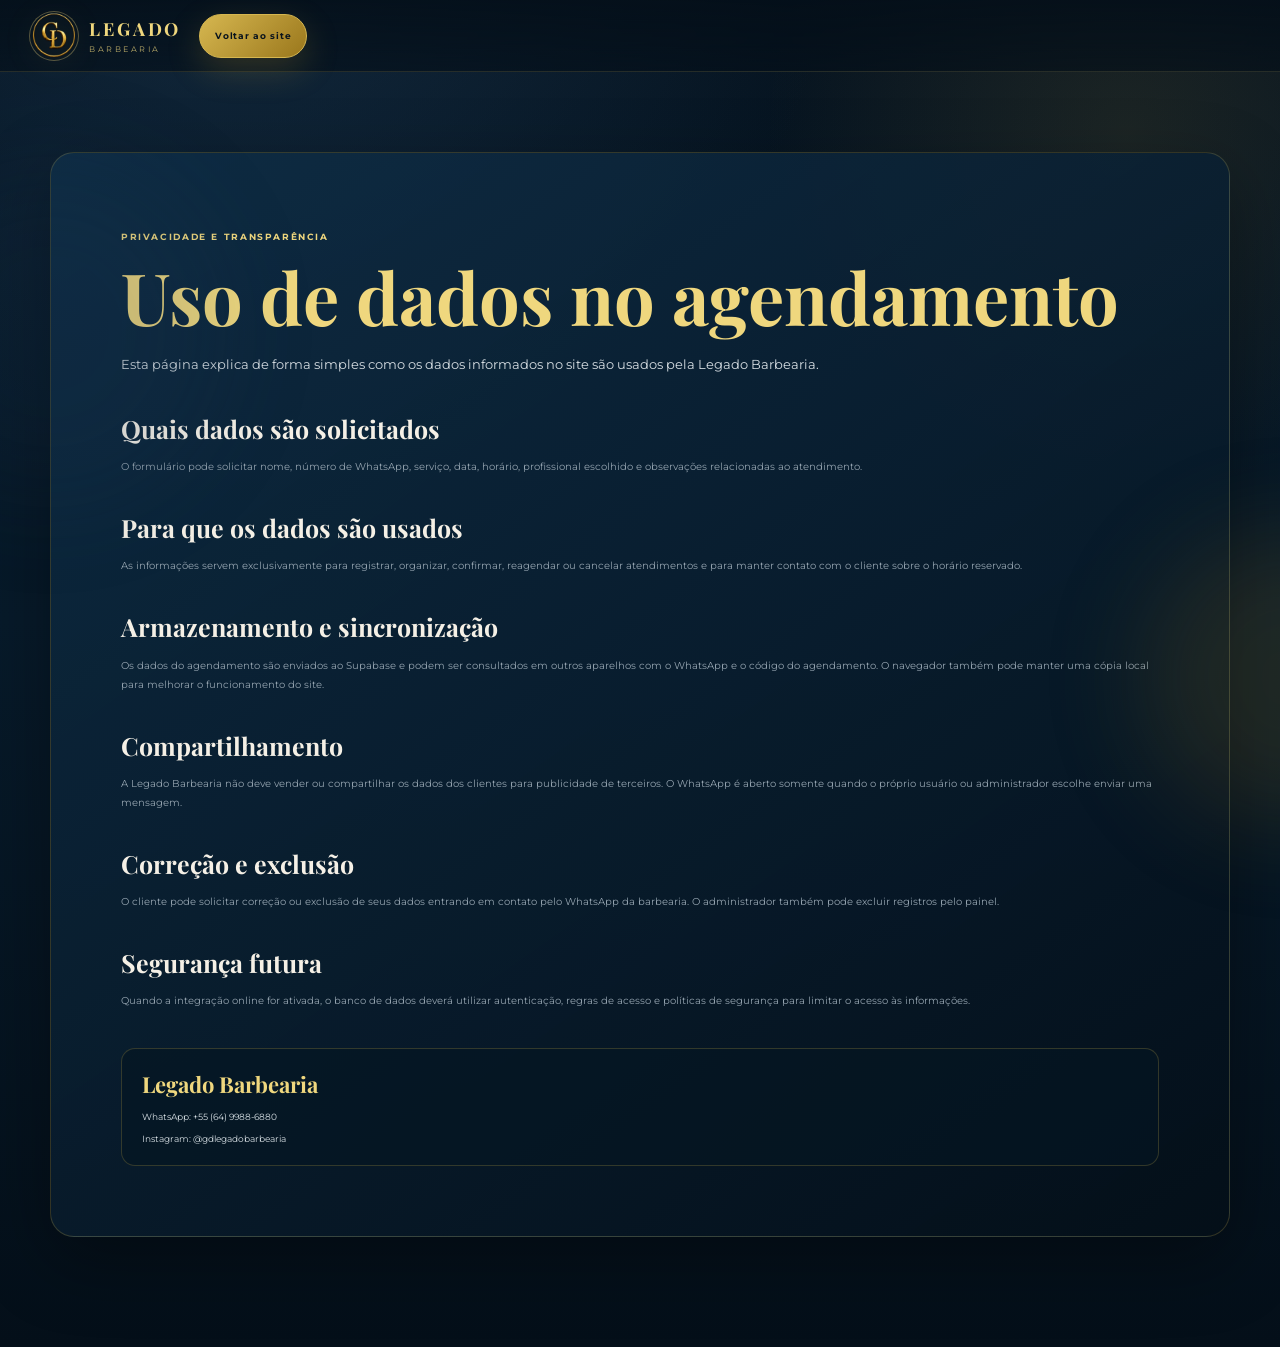
<file: privacidade.html>
<!DOCTYPE html>
<html lang="pt-BR">
<head>
  <meta charset="UTF-8" />
  <meta name="viewport" content="width=device-width, initial-scale=1.0" />
  <meta name="theme-color" content="#071728" />
  <meta name="description" content="Política de privacidade e uso de dados da Legado Barbearia." />
  <title>Privacidade | Legado Barbearia</title>
  <link rel="icon" type="image/png" href="assets/favicon.png" />
  <link rel="preconnect" href="https://fonts.googleapis.com" />
  <link rel="preconnect" href="https://fonts.gstatic.com" crossorigin />
  <link href="https://fonts.googleapis.com/css2?family=Montserrat:wght@400;500;600;700&family=Playfair+Display:wght@500;600;700&display=swap" rel="stylesheet" />
  <link rel="stylesheet" href="styles.css" />
</head>
<body>
  <div class="ambient ambient-one"></div><div class="ambient ambient-two"></div>
  <header class="site-header">
    <a class="brand" href="index.html"><img src="assets/logo.png" alt="Logo Legado Barbearia" /><span><strong>LEGADO</strong><small>BARBEARIA</small></span></a>
    <a class="button button-small" href="index.html#agendar">Voltar ao site</a>
  </header>
  <main class="legal-page">
    <article class="legal-card">
      <span class="eyebrow">PRIVACIDADE E TRANSPARÊNCIA</span>
      <h1>Uso de dados no agendamento</h1>
      <p class="legal-lead">Esta página explica de forma simples como os dados informados no site são usados pela Legado Barbearia.</p>

      <h2>Quais dados são solicitados</h2>
      <p>O formulário pode solicitar nome, número de WhatsApp, serviço, data, horário, profissional escolhido e observações relacionadas ao atendimento.</p>

      <h2>Para que os dados são usados</h2>
      <p>As informações servem exclusivamente para registrar, organizar, confirmar, reagendar ou cancelar atendimentos e para manter contato com o cliente sobre o horário reservado.</p>

      <h2>Armazenamento e sincronização</h2>
      <p>Os dados do agendamento são enviados ao Supabase e podem ser consultados em outros aparelhos com o WhatsApp e o código do agendamento. O navegador também pode manter uma cópia local para melhorar o funcionamento do site.</p>

      <h2>Compartilhamento</h2>
      <p>A Legado Barbearia não deve vender ou compartilhar os dados dos clientes para publicidade de terceiros. O WhatsApp é aberto somente quando o próprio usuário ou administrador escolhe enviar uma mensagem.</p>

      <h2>Correção e exclusão</h2>
      <p>O cliente pode solicitar correção ou exclusão de seus dados entrando em contato pelo WhatsApp da barbearia. O administrador também pode excluir registros pelo painel.</p>

      <h2>Segurança futura</h2>
      <p>Quando a integração online for ativada, o banco de dados deverá utilizar autenticação, regras de acesso e políticas de segurança para limitar o acesso às informações.</p>

      <div class="legal-contact">
        <strong>Legado Barbearia</strong>
        <a href="https://wa.me/556499886880" target="_blank" rel="noopener">WhatsApp: +55 (64) 9988-6880</a>
        <a href="https://www.instagram.com/gdlegadobarbearia" target="_blank" rel="noopener">Instagram: @gdlegadobarbearia</a>
      </div>
    </article>
  </main>
</body>
</html>
</file>
<file: styles.css>
:root{
  --navy:#071728;--navy-2:#0c2238;--navy-3:#16324c;--gold:#c9a43d;--gold-light:#efd77e;--paper:#f5f0e6;
  --text:#edf2f5;--muted:#94a3af;--line:rgba(215,180,74,.22);--soft-line:rgba(255,255,255,.08);
  --danger:#df6d67;--success:#6bc48e;--info:#71a9df;--serif:"Playfair Display",serif;--sans:"Montserrat",sans-serif;
  --shadow:0 24px 70px rgba(0,0,0,.34);--radius:22px
}
*{box-sizing:border-box}html{scroll-behavior:smooth}body{margin:0;background:radial-gradient(circle at 14% 6%,rgba(24,50,76,.55) 0,transparent 26%),radial-gradient(circle at 86% 88%,rgba(201,164,61,.08) 0,transparent 22%),linear-gradient(180deg,#071728 0%,#071728 48%,#061522 100%);color:var(--text);font-family:var(--sans);min-height:100vh;overflow-x:hidden}body:before{content:"";position:fixed;inset:0;pointer-events:none;opacity:.12;background-image:linear-gradient(90deg,transparent 49%,rgba(255,255,255,.035) 50%,transparent 51%),linear-gradient(transparent 49%,rgba(255,255,255,.025) 50%,transparent 51%);background-size:52px 52px}.ambient{position:fixed;border-radius:50%;filter:blur(80px);pointer-events:none;opacity:.18}.ambient-one{width:340px;height:340px;background:#1a3550;left:-120px;top:18%}.ambient-two{width:300px;height:300px;background:#8f7120;right:-160px;bottom:8%}a{color:inherit;text-decoration:none}button,input,select,textarea{font:inherit}button{color:inherit}.hidden{display:none!important}
.site-header{height:86px;padding:0 clamp(18px,5vw,76px);display:flex;align-items:center;gap:28px;position:sticky;top:0;z-index:30;background:rgba(7,23,40,.92);backdrop-filter:blur(18px);border-bottom:1px solid var(--line)}.brand{display:flex;align-items:center;gap:11px;min-width:max-content}.brand img{width:53px;height:53px;object-fit:contain;filter:drop-shadow(0 4px 16px rgba(215,180,74,.2))}.brand span{display:grid}.brand strong{font-family:var(--serif);color:var(--gold-light);font-size:18px;letter-spacing:.13em}.brand small{font-size:7px;letter-spacing:.42em;color:#b9c4cd;margin-top:2px}.main-nav{display:flex;align-items:center;gap:22px;margin-left:auto}.main-nav a{font-size:9px;letter-spacing:.08em;text-transform:uppercase;color:#c8d1d8;transition:.2s}.main-nav a:hover{color:var(--gold-light)}.menu-button{display:none;margin-left:auto;border:1px solid var(--line);background:transparent;border-radius:11px;width:42px;height:42px;cursor:pointer}.button{border:1px solid #d6b750;background:linear-gradient(135deg,#d6b750,#9a771c);color:#08131d;font-weight:700;letter-spacing:.035em;border-radius:12px;padding:14px 20px;cursor:pointer;display:inline-flex;align-items:center;justify-content:center;gap:8px;transition:.22s;box-shadow:0 10px 24px rgba(197,157,44,.16)}.button:hover{transform:translateY(-2px);filter:brightness(1.07)}.button:disabled{opacity:.42;cursor:not-allowed;transform:none}.button-small{padding:11px 15px;font-size:9px}.button-secondary{background:rgba(255,255,255,.025);color:#e4eaee;border-color:rgba(255,255,255,.13);box-shadow:none}.button-secondary:hover{border-color:var(--gold);color:var(--gold-light)}.header-cta{white-space:nowrap}.eyebrow{font-size:9px;letter-spacing:.23em;color:var(--gold-light);font-weight:700}.text-link{font-size:10px;color:#d7dfe5;display:inline-flex;align-items:center;gap:8px}.text-link span{color:var(--gold-light)}
.hero{min-height:calc(100vh - 86px);padding:70px clamp(20px,7vw,105px);display:grid;grid-template-columns:1.08fr .92fr;align-items:center;gap:40px;max-width:1500px;margin:auto}.hero-copy h1{font-family:var(--serif);font-size:clamp(50px,6vw,88px);line-height:.98;margin:18px 0 24px;font-weight:500;max-width:770px}.hero-copy h1 em{font-style:italic;color:var(--gold-light)}.hero-copy>p{max-width:610px;color:#aab6c0;font-size:14px;line-height:1.8}.hero-actions{display:flex;gap:18px;align-items:center;margin:32px 0 40px}.trust-row{display:grid;grid-template-columns:repeat(3,1fr);border-top:1px solid var(--line);max-width:680px}.trust-row div{padding:20px 16px 0 0}.trust-row strong{font-family:var(--serif);display:block;color:#f1e2ad;font-size:15px}.trust-row span{display:block;color:var(--muted);font-size:8px;margin-top:6px}.hero-mark{min-height:560px;display:grid;place-items:center;position:relative}.hero-mark img{width:min(78%,460px);position:relative;z-index:2;filter:drop-shadow(0 26px 45px rgba(0,0,0,.48))}.logo-halo{position:absolute;width:78%;aspect-ratio:1;border-radius:50%;border:1px solid rgba(215,180,74,.22);box-shadow:inset 0 0 70px rgba(215,180,74,.08),0 0 80px rgba(215,180,74,.06)}.logo-halo:after,.logo-halo:before{content:"";position:absolute;border-radius:50%;inset:10%;border:1px solid rgba(215,180,74,.1)}.logo-halo:before{inset:-7%;border-style:dashed;animation:spin 40s linear infinite}@keyframes spin{to{transform:rotate(360deg)}}.hero-stamp{position:absolute;bottom:10%;right:8%;z-index:3;font-size:8px;letter-spacing:.17em;color:#d9c67e;border:1px solid var(--line);border-radius:999px;padding:8px 12px;background:rgba(3,12,20,.55)}
.section{padding:105px clamp(20px,7vw,105px);max-width:1500px;margin:auto}.section-heading{max-width:720px;margin-bottom:38px}.section-heading h2,.booking-intro h2,.experience-card h2{font-family:var(--serif);font-size:clamp(36px,4vw,58px);line-height:1.1;margin:12px 0 15px;font-weight:500;color:#f3e7bd}.section-heading p,.booking-intro>p,.experience-card p{color:var(--muted);font-size:12px;line-height:1.75}.services-grid{display:grid;grid-template-columns:repeat(4,1fr);gap:16px}.service-card{position:relative;min-height:265px;padding:24px;border:1px solid var(--soft-line);border-radius:var(--radius);background:linear-gradient(150deg,rgba(15,46,71,.8),rgba(4,16,27,.92));overflow:hidden;cursor:pointer;display:flex;flex-direction:column;transition:.25s}.service-card:after{content:"";position:absolute;right:-48px;top:-48px;width:130px;height:130px;border:1px solid rgba(215,180,74,.13);border-radius:50%}.service-card:hover{transform:translateY(-6px);border-color:rgba(215,180,74,.42);box-shadow:var(--shadow)}.service-card img{width:88px;height:88px;object-fit:contain;margin-bottom:25px;filter:drop-shadow(0 12px 18px rgba(0,0,0,.25))}.service-card h3{font-family:var(--serif);font-size:23px;color:var(--gold-light);margin:0 0 9px}.service-card p{font-size:9px;color:var(--muted);line-height:1.65;margin:0}.service-card>span{margin-top:auto;padding-top:17px;border-top:1px solid var(--soft-line);font-size:9px;color:#d6dde2}.service-card .price-tag{color:var(--gold-light);font-weight:700}
.booking-section{max-width:1500px;margin:auto;padding:105px clamp(20px,7vw,105px);display:grid;grid-template-columns:.65fr 1.35fr;gap:55px;align-items:start}.booking-intro{position:sticky;top:125px}.booking-perks{display:grid;gap:11px;margin:28px 0}.booking-perks span{font-size:9px;color:#cad4db}.notice-card{border-left:2px solid var(--gold);padding:13px 16px;background:rgba(215,180,74,.055);border-radius:0 13px 13px 0}.notice-card strong{font-family:var(--serif);color:var(--gold-light);font-size:16px}.notice-card p{font-size:9px;color:var(--muted);line-height:1.6;margin:5px 0 0}.booking-card{border:1px solid var(--line);border-radius:28px;background:linear-gradient(150deg,rgba(16,47,72,.94),rgba(3,15,25,.97));box-shadow:var(--shadow);overflow:hidden}.steps{display:grid;grid-template-columns:auto 1fr auto 1fr auto 1fr auto;align-items:center;padding:22px 28px;border-bottom:1px solid var(--line);background:rgba(2,12,20,.25)}.steps i{height:1px;background:rgba(255,255,255,.1)}.step{border:0;background:transparent;display:grid;place-items:center;gap:5px;cursor:pointer;color:#74838f}.step span{width:31px;height:31px;border-radius:50%;display:grid;place-items:center;border:1px solid rgba(255,255,255,.14);font-size:10px}.step small{font-size:7px}.step.active,.step.done{color:var(--gold-light)}.step.active span,.step.done span{border-color:var(--gold);background:rgba(215,180,74,.12)}.form-step{display:none;padding:32px}.form-step.active{display:block;animation:stepIn .28s ease}@keyframes stepIn{from{opacity:0;transform:translateX(10px)}}.form-title{display:flex;gap:15px;align-items:flex-start;margin-bottom:25px}.form-title>span{font-family:var(--serif);font-size:29px;color:rgba(239,215,126,.35)}.form-title h3{font-family:var(--serif);font-size:26px;color:var(--gold-light);margin:0 0 5px}.form-title p{font-size:9px;color:var(--muted);margin:0}.choice-grid{display:grid;grid-template-columns:1fr 1fr;gap:12px}.choice{border:1px solid var(--soft-line);background:rgba(255,255,255,.025);border-radius:14px;padding:16px;text-align:left;cursor:pointer;transition:.2s}.choice strong{font-family:var(--serif);font-size:17px;display:block;color:#edf1f4}.choice small{font-size:8px;color:var(--muted);display:block;margin-top:6px}.choice.selected{border-color:var(--gold);background:rgba(215,180,74,.1);box-shadow:inset 0 0 0 1px rgba(215,180,74,.08)}.choice.selected strong{color:var(--gold-light)}.date-strip{display:grid;grid-template-columns:repeat(6,1fr);gap:9px;max-height:250px;overflow:auto;padding-right:4px}.date-button,.time-button{border:1px solid var(--soft-line);background:rgba(255,255,255,.025);border-radius:13px;cursor:pointer;min-height:82px;display:grid;place-items:center;align-content:center;gap:3px}.date-button span,.date-button small{font-size:7px;color:var(--muted);text-transform:uppercase}.date-button strong{font-family:var(--serif);font-size:22px}.date-button.selected,.time-button.selected{border-color:var(--gold);background:rgba(215,180,74,.1);color:var(--gold-light)}.date-button:disabled{opacity:.24;cursor:not-allowed}.date-picker-label{display:grid;gap:7px;margin-top:17px;max-width:270px}.date-picker-label span,.field-grid label>span,.lookup-card label>span{font-size:8px;color:#ccd5db}.date-picker-label input,.field-grid input,.field-grid select,.field-grid textarea,.lookup-card input{width:100%;background:rgba(1,9,16,.42);border:1px solid rgba(255,255,255,.11);border-radius:11px;color:#eef2f5;padding:13px;outline:none}.date-picker-label input:focus,.field-grid input:focus,.field-grid select:focus,.field-grid textarea:focus,.lookup-card input:focus{border-color:var(--gold)}input[type=date]{color-scheme:dark}.time-grid{display:grid;grid-template-columns:repeat(4,1fr);gap:10px}.time-button{min-height:69px;font-size:13px}.time-button small{display:block;font-size:7px;color:var(--muted);margin-top:4px}.time-button:disabled{opacity:.25;cursor:not-allowed}.availability-note{grid-column:1/-1;border:1px dashed var(--line);border-radius:14px;padding:28px;text-align:center;font-size:10px;color:var(--muted)}.field-grid{display:grid;grid-template-columns:1fr 1fr;gap:14px}.field-grid label{display:grid;gap:7px}.field-grid .full{grid-column:1/-1}.field-grid textarea{resize:vertical}.field-grid select option{background:var(--navy)}.consent{display:flex!important;grid-template-columns:auto 1fr!important;align-items:flex-start;gap:10px!important;border:1px solid var(--soft-line);border-radius:12px;padding:12px}.consent input{width:auto;margin-top:2px;accent-color:var(--gold)}.consent span{line-height:1.5}.form-footer{display:grid;grid-template-columns:auto 1fr auto;align-items:center;gap:15px;padding:21px 28px;border-top:1px solid var(--line);background:rgba(1,9,16,.3)}.summary-mini{text-align:center;font-size:8px;color:#aeb9c2;line-height:1.5}
.manage-section{padding-top:70px}.manage-grid{display:grid;grid-template-columns:.75fr 1.25fr;gap:20px}.lookup-card,.lookup-result{border:1px solid var(--line);border-radius:22px;background:linear-gradient(150deg,rgba(14,43,67,.88),rgba(3,15,25,.96));padding:24px;min-height:285px}.lookup-card{display:grid;gap:15px;align-content:start}.lookup-card label{display:grid;gap:7px}.lookup-card small{font-size:8px;color:var(--muted);line-height:1.6}.empty-state{height:100%;display:grid;place-items:center;align-content:center;text-align:center;color:var(--muted)}.empty-state strong{font-family:var(--serif);font-size:21px;color:var(--gold-light)}.empty-state p{font-size:9px;max-width:350px;line-height:1.7}.client-booking{display:grid;gap:14px}.client-booking-head{display:flex;justify-content:space-between;gap:15px;align-items:flex-start}.client-booking-head h3{font-family:var(--serif);font-size:24px;color:var(--gold-light);margin:0 0 4px}.client-booking-head p{font-size:9px;color:var(--muted);margin:0}.status-badge{display:inline-flex;border-radius:999px;padding:7px 10px;font-size:7px;text-transform:uppercase;font-weight:700;letter-spacing:.05em}.status-pending{border:1px solid rgba(215,180,74,.38);background:rgba(215,180,74,.1);color:#f0d77d}.status-confirmed{border:1px solid rgba(92,155,216,.4);background:rgba(92,155,216,.1);color:#a8d3ff}.status-completed{border:1px solid rgba(85,185,122,.4);background:rgba(85,185,122,.1);color:#a6e0b9}.status-cancelled,.status-no_show{border:1px solid rgba(218,91,85,.4);background:rgba(218,91,85,.1);color:#ffb4b0}.client-booking-details{display:grid;grid-template-columns:repeat(3,1fr);gap:9px}.client-booking-details div{border:1px solid var(--soft-line);border-radius:12px;padding:12px}.client-booking-details span{display:block;font-size:7px;color:var(--muted);text-transform:uppercase}.client-booking-details strong{display:block;font-size:10px;margin-top:5px}.client-actions{display:flex;flex-wrap:wrap;gap:9px;border-top:1px solid var(--line);padding-top:15px}.client-actions .button{font-size:9px;padding:11px 13px}.policy-note{font-size:8px;color:var(--muted);line-height:1.6}
.experience-card{border:1px solid var(--line);border-radius:28px;padding:50px;background:radial-gradient(circle at 90% 10%,rgba(215,180,74,.14),transparent 34%),linear-gradient(140deg,rgba(16,49,75,.93),rgba(3,14,24,.97));display:flex;align-items:center;justify-content:space-between;gap:35px}.experience-card>div:first-child{max-width:800px}.experience-actions{display:grid;gap:10px;min-width:230px}footer{padding:55px clamp(20px,7vw,105px) 30px;border-top:1px solid var(--line);display:grid;grid-template-columns:1.25fr repeat(3,1fr);gap:35px;background:rgba(2,10,17,.55)}.footer-brand{display:flex;align-items:center;gap:13px}.footer-brand img{width:74px}.footer-brand div{display:grid}.footer-brand strong{font-family:var(--serif);font-size:22px;color:var(--gold-light);letter-spacing:.12em}.footer-brand span{font-size:7px;letter-spacing:.38em}.footer-brand+div{}footer h4{font-family:var(--serif);color:var(--gold-light);font-size:15px;margin:0 0 13px}footer p,footer a{font-size:9px;color:#9eabb5;line-height:1.7;margin:2px 0}footer a:hover{color:var(--gold-light)}footer>small{grid-column:1/-1;border-top:1px solid var(--soft-line);padding-top:20px;font-size:7px;color:#71808c}
.modal{position:fixed;inset:0;z-index:70;display:none;place-items:center;padding:18px}.modal.open{display:grid}.modal-backdrop{position:absolute;inset:0;background:rgba(0,5,9,.78);backdrop-filter:blur(8px)}.modal-card{position:relative;z-index:1;width:min(600px,100%);max-height:92vh;overflow:auto;border:1px solid rgba(215,180,74,.38);border-radius:25px;padding:31px;background:linear-gradient(150deg,#123451,#061522 72%);box-shadow:var(--shadow)}.modal-close{position:absolute;right:16px;top:14px;width:36px;height:36px;border-radius:50%;border:1px solid var(--soft-line);background:rgba(255,255,255,.03);cursor:pointer}.success-icon{width:52px;height:52px;border:1px solid rgba(100,201,139,.55);background:rgba(100,201,139,.1);border-radius:50%;display:grid;place-items:center;color:#83d8a4;font-size:22px;margin-bottom:17px}.modal-card h2{font-family:var(--serif);font-size:34px;color:var(--gold-light);margin:9px 0 18px}.booking-code-box{display:flex;align-items:center;gap:12px;padding:13px 14px;border:1px solid var(--line);border-radius:13px;background:rgba(215,180,74,.07);margin-bottom:15px}.booking-code-box span{font-size:8px;color:var(--muted)}.booking-code-box strong{font-family:var(--serif);font-size:22px;color:var(--gold-light);letter-spacing:.08em}.booking-code-box button{margin-left:auto;border:0;background:transparent;color:var(--gold-light);font-size:8px;cursor:pointer}.confirmation-summary{border:1px solid var(--soft-line);border-radius:14px;padding:15px;font-size:10px;line-height:1.9;color:#cdd6dc}.confirmation-summary strong{color:#fff}.modal-note{font-size:8px;color:var(--muted);line-height:1.6}.modal-actions{display:flex;flex-wrap:wrap;gap:9px;margin-top:18px}.toast{position:fixed;right:20px;bottom:20px;z-index:90;background:linear-gradient(145deg,#173b5e,#071728);border:1px solid rgba(215,180,74,.42);border-radius:13px;padding:13px 16px;font-size:9px;box-shadow:var(--shadow);opacity:0;transform:translateY(12px);pointer-events:none;transition:.25s;max-width:340px}.toast.show{opacity:1;transform:none}.toast.error{border-color:rgba(218,91,85,.65);color:#ffbfbc}.reveal{opacity:0;transform:translateY(18px);transition:.65s ease}.reveal.visible{opacity:1;transform:none}
@media(max-width:1100px){.main-nav{gap:14px}.main-nav a{font-size:8px}.services-grid{grid-template-columns:1fr 1fr}.booking-section{grid-template-columns:1fr}.booking-intro{position:static}.hero{grid-template-columns:1fr}.hero-mark{min-height:440px}.hero-copy{text-align:center}.hero-copy>p,.trust-row{margin-left:auto;margin-right:auto}.hero-actions{justify-content:center}.experience-card{align-items:flex-start;flex-direction:column}.experience-actions{grid-template-columns:1fr 1fr;width:100%}.manage-grid{grid-template-columns:1fr}footer{grid-template-columns:1fr 1fr}.footer-brand{grid-column:1/-1}}
@media(max-width:850px){.site-header{height:74px;padding:0 16px}.brand img{width:47px;height:47px}.header-cta{display:none}.menu-button{display:block}.main-nav{display:none;position:absolute;left:14px;right:14px;top:68px;flex-direction:column;align-items:stretch;background:#071827;border:1px solid var(--line);border-radius:16px;padding:10px;box-shadow:var(--shadow)}.main-nav.open{display:flex}.main-nav a{padding:12px;border-radius:9px}.main-nav a:hover{background:rgba(215,180,74,.08)}.hero{min-height:auto;padding-top:70px}.hero-copy h1{font-size:54px}.hero-mark{min-height:380px}.booking-section,.section{padding-top:75px;padding-bottom:75px}.date-strip{grid-template-columns:repeat(4,1fr)}.time-grid{grid-template-columns:repeat(3,1fr)}.form-footer{grid-template-columns:1fr 1fr}.summary-mini{grid-column:1/-1;grid-row:1}.client-booking-details{grid-template-columns:1fr 1fr}}
@media(max-width:560px){.hero{padding-left:17px;padding-right:17px}.hero-copy h1{font-size:44px}.hero-copy>p{font-size:12px}.hero-actions{flex-direction:column;align-items:stretch}.trust-row{grid-template-columns:1fr;gap:12px}.trust-row div{padding-top:13px}.hero-mark{min-height:310px}.hero-mark img{width:82%}.services-grid{grid-template-columns:1fr}.service-card{min-height:225px}.booking-section,.section{padding-left:15px;padding-right:15px}.booking-card{border-radius:20px}.steps{padding:17px 12px}.step small{display:none}.form-step{padding:24px 17px}.choice-grid{grid-template-columns:1fr}.date-strip{grid-template-columns:repeat(3,1fr)}.time-grid{grid-template-columns:1fr 1fr}.field-grid{grid-template-columns:1fr}.field-grid .full{grid-column:auto}.form-footer{padding:16px 14px;gap:9px}.form-footer .button{padding:12px;font-size:9px}.client-booking-head{flex-direction:column}.client-booking-details{grid-template-columns:1fr}.experience-card{padding:30px 22px}.experience-actions{grid-template-columns:1fr}footer{grid-template-columns:1fr;padding-left:22px;padding-right:22px}.footer-brand{grid-column:auto}.modal-card{padding:27px 19px}.modal-actions{display:grid}.booking-code-box{flex-wrap:wrap}.booking-code-box button{margin-left:0}.lookup-card,.lookup-result{padding:19px}}

/* Portfólio e conteúdo institucional — V3 */
.about-section{display:grid;grid-template-columns:minmax(300px,.9fr) minmax(360px,1.1fr);gap:clamp(34px,6vw,90px);align-items:center}.about-media{min-height:560px;display:grid;place-items:center}.about-photo-frame{position:relative;width:min(100%,470px);aspect-ratio:4/5;border-radius:calc(var(--radius) + 6px);overflow:hidden;border:1px solid rgba(239,215,126,.38);background:radial-gradient(circle at 50% 35%,rgba(215,180,74,.18),transparent 42%),linear-gradient(145deg,#0d2941,#04101b);box-shadow:var(--shadow)}.about-photo-frame:before{content:"";position:absolute;inset:15px;border:1px solid rgba(239,215,126,.22);border-radius:18px;z-index:2;pointer-events:none}.about-photo-frame img{width:100%;height:100%;object-fit:cover;display:block;filter:saturate(.92) contrast(1.04)}.about-photo-frame span{position:absolute;left:28px;right:28px;bottom:27px;z-index:3;border-top:1px solid rgba(239,215,126,.38);padding-top:12px;color:var(--gold-light);font-size:8px;letter-spacing:.32em;text-align:center}.about-copy h2{font-family:var(--serif);font-size:clamp(37px,4.8vw,66px);line-height:1.02;color:var(--paper);margin:12px 0 20px}.about-copy>p{max-width:670px;color:#b5c0c8;font-size:12px;line-height:1.9}.professional-card{display:grid;grid-template-columns:64px 1fr;gap:16px;align-items:start;margin:27px 0;padding:19px;border:1px solid var(--line);border-radius:16px;background:rgba(11,34,53,.58)}.professional-monogram{width:64px;height:64px;border-radius:50%;display:grid;place-items:center;border:1px solid rgba(239,215,126,.55);color:var(--gold-light);font-family:var(--serif);font-size:20px;background:radial-gradient(circle,#183c5c,#071827)}.professional-card strong{display:block;color:var(--gold-light);font-family:var(--serif);font-size:21px}.professional-card span{display:block;color:#d6dee3;font-size:8px;letter-spacing:.08em;text-transform:uppercase;margin:3px 0 8px}.professional-card p{margin:0;color:var(--muted);font-size:10px;line-height:1.7}.about-actions{display:flex;gap:11px;flex-wrap:wrap}
.portfolio-section{position:relative}.portfolio-section:before{content:"";position:absolute;inset:10% -18% auto;height:420px;background:radial-gradient(circle,rgba(183,142,38,.13),transparent 62%);pointer-events:none}.portfolio-filters{display:flex;flex-wrap:wrap;justify-content:center;gap:9px;margin:28px 0 34px}.portfolio-filter{border:1px solid var(--line);background:rgba(7,24,39,.72);border-radius:999px;padding:10px 17px;color:#c8d1d8;font-size:8px;letter-spacing:.09em;text-transform:uppercase;cursor:pointer;transition:.2s}.portfolio-filter:hover,.portfolio-filter.active{border-color:rgba(239,215,126,.7);background:linear-gradient(135deg,#d6b750,#9a771c);color:#07131d}.portfolio-grid{display:grid;grid-template-columns:repeat(2,minmax(0,1fr));gap:20px;max-width:1120px;margin:0 auto}.portfolio-card,.portfolio-card.featured{grid-column:auto;position:relative;min-height:470px;border:1px solid var(--line);border-radius:20px;overflow:hidden;background:#081827;box-shadow:0 20px 50px rgba(0,0,0,.22);cursor:pointer}.portfolio-card img{width:100%;height:100%;position:absolute;inset:0;object-fit:cover;transition:transform .55s ease,filter .55s ease}.portfolio-card:hover img{transform:scale(1.045);filter:brightness(.78)}.portfolio-card:after{content:"";position:absolute;inset:0;background:linear-gradient(180deg,transparent 38%,rgba(3,11,18,.94) 100%)}.portfolio-card-content{position:absolute;z-index:2;left:23px;right:23px;bottom:23px}.portfolio-card-content span{font-size:7px;color:var(--gold-light);letter-spacing:.18em;text-transform:uppercase}.portfolio-card-content h3{font-family:var(--serif);font-size:28px;margin:7px 0;color:#fff}.portfolio-card-content p{font-size:9px;line-height:1.6;color:#bdc7ce;margin:0;max-width:480px}.portfolio-card .portfolio-open{position:absolute;z-index:3;right:20px;top:20px;width:40px;height:40px;border-radius:50%;display:grid;place-items:center;border:1px solid rgba(239,215,126,.5);background:rgba(4,14,23,.72);font-size:18px;color:var(--gold-light)}.portfolio-empty{grid-column:1/-1;border:1px dashed rgba(239,215,126,.35);border-radius:18px;padding:45px;text-align:center;color:var(--muted);background:rgba(8,25,40,.5)}.portfolio-empty strong{display:block;color:var(--gold-light);font-family:var(--serif);font-size:24px;margin-bottom:7px}.portfolio-footer{display:flex;align-items:center;justify-content:space-between;gap:20px;max-width:1120px;margin:27px auto 0;padding:20px 22px;border:1px solid var(--line);border-radius:16px;background:rgba(7,24,39,.62)}.portfolio-footer p{margin:0;color:#b8c2c9;font-size:10px}
.testimonials-section{background:linear-gradient(180deg,transparent,rgba(8,28,45,.38),transparent)}.testimonials-grid{display:grid;grid-template-columns:repeat(3,1fr);gap:17px}.testimonial-card{border:1px solid var(--line);border-radius:19px;padding:26px;background:linear-gradient(145deg,rgba(17,48,74,.75),rgba(5,17,28,.88));position:relative;min-height:230px}.testimonial-card:before{content:"“";font-family:var(--serif);position:absolute;right:20px;top:4px;color:rgba(239,215,126,.18);font-size:90px;line-height:1}.testimonial-stars{color:var(--gold-light);letter-spacing:.15em;font-size:12px}.testimonial-card blockquote{margin:19px 0 25px;color:#dbe2e6;font-family:var(--serif);font-size:19px;line-height:1.55}.testimonial-author{display:grid;gap:3px;border-top:1px solid var(--soft-line);padding-top:14px}.testimonial-author strong{color:var(--gold-light);font-size:10px}.testimonial-author span{color:var(--muted);font-size:8px}.testimonials-empty{grid-column:1/-1;text-align:center;padding:40px;border:1px dashed var(--line);border-radius:18px;color:var(--muted)}.testimonials-empty strong{display:block;color:var(--gold-light);font-family:var(--serif);font-size:25px;margin-bottom:8px}
.faq-grid{display:grid;grid-template-columns:1fr 1fr;gap:12px;max-width:1050px;margin:0 auto}.faq-grid details{border:1px solid var(--line);border-radius:14px;background:rgba(8,27,43,.72);padding:0 18px}.faq-grid summary{cursor:pointer;list-style:none;padding:18px 30px 18px 0;position:relative;color:#eef2f4;font-family:var(--serif);font-size:17px}.faq-grid summary::-webkit-details-marker{display:none}.faq-grid summary:after{content:"+";position:absolute;right:2px;color:var(--gold-light);font-family:var(--sans);font-size:20px}.faq-grid details[open] summary:after{content:"−"}.faq-grid details p{color:var(--muted);font-size:10px;line-height:1.75;margin:0;padding:0 0 18px}
.portfolio-lightbox{padding:24px}.portfolio-lightbox-card{position:relative;width:min(980px,100%);max-height:90vh;margin:auto;display:grid;grid-template-columns:minmax(0,1.25fr) minmax(260px,.75fr);background:#071827;border:1px solid rgba(239,215,126,.35);border-radius:22px;overflow:hidden;box-shadow:var(--shadow)}.portfolio-lightbox-card>img{width:100%;height:100%;min-height:560px;max-height:82vh;object-fit:cover}.portfolio-lightbox-card>div{padding:clamp(28px,4vw,52px);display:flex;flex-direction:column;justify-content:center}.portfolio-lightbox-card h2{font-family:var(--serif);font-size:40px;line-height:1.08;color:var(--gold-light);margin:10px 0 15px}.portfolio-lightbox-card p{color:var(--muted);font-size:11px;line-height:1.8}.portfolio-lightbox .modal-close{z-index:3}.mobile-booking-cta{display:none;position:fixed;left:14px;right:14px;bottom:14px;z-index:29;min-height:50px;border-radius:14px;background:linear-gradient(135deg,#d6b750,#9a771c);color:#07131d;align-items:center;justify-content:center;gap:9px;font-size:10px;font-weight:800;letter-spacing:.04em;box-shadow:0 14px 40px rgba(0,0,0,.38);border:1px solid #efd77e}
@media(max-width:1100px){.about-section{grid-template-columns:1fr 1fr;gap:35px}.about-media{min-height:470px}.testimonials-grid{grid-template-columns:1fr 1fr}.testimonial-card:last-child:nth-child(odd){grid-column:1/-1}}
@media(max-width:850px){.about-section{grid-template-columns:1fr}.about-media{min-height:auto}.about-photo-frame{max-width:520px;aspect-ratio:16/12}.portfolio-grid{grid-template-columns:1fr}.portfolio-card,.portfolio-card.featured{grid-column:auto;min-height:420px}.portfolio-lightbox-card{grid-template-columns:1fr;overflow:auto}.portfolio-lightbox-card>img{min-height:360px;height:48vh}.faq-grid{grid-template-columns:1fr}.mobile-booking-cta{display:flex}body{padding-bottom:74px}}
@media(max-width:560px){.about-photo-frame{aspect-ratio:4/5}.about-copy h2{font-size:40px}.professional-card{grid-template-columns:52px 1fr;padding:16px}.professional-monogram{width:52px;height:52px}.about-actions{display:grid}.portfolio-grid{grid-template-columns:1fr}.portfolio-card,.portfolio-card.featured{min-height:390px}.portfolio-footer{align-items:stretch;flex-direction:column}.portfolio-footer .button{width:100%}.testimonials-grid{grid-template-columns:1fr}.testimonial-card:last-child:nth-child(odd){grid-column:auto}.portfolio-lightbox{padding:12px}.portfolio-lightbox-card>img{min-height:300px;height:42vh}.portfolio-lightbox-card>div{padding:24px}.portfolio-lightbox-card h2{font-size:31px}}
.legal-page{width:min(100%,980px);margin:0 auto;padding:80px 20px 110px}.legal-card{border:1px solid var(--line);border-radius:24px;padding:clamp(28px,6vw,70px);background:linear-gradient(145deg,rgba(15,46,71,.86),rgba(4,15,25,.94));box-shadow:var(--shadow)}.legal-card h1{font-family:var(--serif);font-size:clamp(42px,7vw,72px);line-height:1;color:var(--gold-light);margin:14px 0 20px}.legal-lead{font-size:13px!important;color:#d6dde2!important;max-width:730px}.legal-card h2{font-family:var(--serif);font-size:25px;color:var(--paper);margin:34px 0 10px}.legal-card p{color:var(--muted);font-size:10px;line-height:1.9}.legal-contact{display:grid;gap:9px;margin-top:38px;padding:20px;border:1px solid var(--line);border-radius:14px;background:rgba(6,22,35,.65)}.legal-contact strong{font-family:var(--serif);font-size:22px;color:var(--gold-light)}.legal-contact a{font-size:9px;color:#d8e0e5}
.deposit-box{margin:16px 0;padding:16px;border:1px solid rgba(239,215,126,.38);border-radius:14px;background:rgba(215,180,74,.08);display:grid;gap:7px}.deposit-box>span{font-size:7px;letter-spacing:.16em;color:var(--gold-light)}.deposit-box>strong{font-family:var(--serif);font-size:27px;color:#fff}.deposit-box>p{font-size:8px;line-height:1.6;color:var(--muted);margin:0}.deposit-box>div{display:flex;gap:8px;align-items:center;margin-top:4px}.deposit-box code{flex:1;min-width:0;white-space:nowrap;overflow:hidden;text-overflow:ellipsis;background:rgba(0,0,0,.2);border:1px solid var(--soft-line);border-radius:8px;padding:9px;color:#dce3e7;font-size:8px}.deposit-box button{border:1px solid var(--line);background:transparent;border-radius:8px;padding:9px 11px;color:var(--gold-light);font-size:8px;cursor:pointer}.client-deposit-box{margin-top:13px;padding:14px;border:1px solid rgba(239,215,126,.3);border-radius:12px;background:rgba(215,180,74,.07);font-size:9px;color:#c9d2d8;line-height:1.7}.client-deposit-box strong{color:var(--gold-light)}

.portfolio-gallery-badge{position:absolute;z-index:3;left:20px;top:20px;padding:7px 10px;border-radius:999px;border:1px solid rgba(239,215,126,.45);background:rgba(4,14,23,.72);font-size:8px;color:var(--gold-light);letter-spacing:.08em}
.portfolio-lightbox-media{display:grid;grid-template-rows:minmax(0,1fr) auto;height:100%}
.lightbox-thumbnails{display:flex;gap:10px;flex-wrap:wrap;padding:14px;background:rgba(3,12,20,.92);border-top:1px solid rgba(239,215,126,.18)}
.lightbox-thumb{width:72px;height:72px;border-radius:10px;overflow:hidden;border:1px solid rgba(255,255,255,.12);background:#081827;padding:0;cursor:pointer}
.lightbox-thumb img{width:100%;height:100%;object-fit:cover;display:block}
.lightbox-thumb.active{border-color:var(--gold);box-shadow:0 0 0 1px rgba(239,215,126,.25)}
.lightbox-counter{display:block;margin-top:14px;color:var(--gold-light);font-size:8px;letter-spacing:.12em;text-transform:uppercase}
@media(max-width:850px){.lightbox-thumbnails{padding:12px}.lightbox-thumb{width:58px;height:58px}}

/* Melhorias V8: contato, status ao vivo, WhatsApp e acessibilidade */
.skip-link{position:fixed;left:16px;top:-60px;z-index:120;background:var(--gold-light);color:#07131d;padding:11px 15px;border-radius:10px;font-weight:800;font-size:10px;transition:.2s}.skip-link:focus{top:14px}
:focus-visible{outline:2px solid var(--gold-light);outline-offset:3px}
.business-status,.visit-live-status{display:inline-flex;align-items:center;gap:7px;border:1px solid rgba(255,255,255,.12);border-radius:999px;padding:8px 11px;font-size:7px;letter-spacing:.08em;text-transform:uppercase;white-space:nowrap}.business-status:before,.visit-live-status:before{content:"";width:7px;height:7px;border-radius:50%;background:#83909a}.status-open{color:#9ee2b7;border-color:rgba(107,196,142,.35);background:rgba(107,196,142,.08)}.status-open:before{background:#6bc48e;box-shadow:0 0 0 4px rgba(107,196,142,.1)}.status-closed{color:#efbfbc;border-color:rgba(223,109,103,.35);background:rgba(223,109,103,.07)}.status-closed:before{background:#df6d67}.status-loading{color:#c6d0d7}.visit-section{position:relative}.visit-grid{display:grid;grid-template-columns:repeat(3,1fr);gap:17px}.visit-card{border:1px solid var(--line);border-radius:20px;padding:28px;background:linear-gradient(150deg,rgba(15,46,71,.78),rgba(4,16,27,.92));min-height:255px;display:flex;flex-direction:column;align-items:flex-start}.visit-icon{width:48px;height:48px;border-radius:14px;display:grid;place-items:center;border:1px solid rgba(239,215,126,.35);color:var(--gold-light);font-size:22px;background:rgba(215,180,74,.07);margin-bottom:24px}.visit-card small{color:var(--gold-light);font-size:7px;letter-spacing:.18em}.visit-card h3{font-family:var(--serif);font-size:24px;color:#f3e7bd;margin:10px 0 7px}.visit-card p{font-size:9px;line-height:1.65;color:var(--muted);margin:0 0 20px}.visit-card .text-link{margin-top:auto}.testimonial-cta{margin-top:24px;border:1px solid var(--line);border-radius:18px;padding:24px;display:flex;align-items:center;justify-content:space-between;gap:24px;background:rgba(7,24,39,.7)}.testimonial-cta h3{font-family:var(--serif);font-size:25px;color:var(--gold-light);margin:7px 0}.testimonial-cta p{font-size:9px;color:var(--muted);line-height:1.7;margin:0;max-width:660px}.floating-whatsapp{position:fixed;right:20px;bottom:20px;z-index:35;width:58px;height:58px;border-radius:50%;display:grid;place-items:center;background:linear-gradient(135deg,#d6b750,#9a771c);color:#07131d;border:1px solid #efd77e;box-shadow:0 16px 38px rgba(0,0,0,.38);transition:.22s}.floating-whatsapp span{font-size:22px;line-height:1}.floating-whatsapp small{position:absolute;right:67px;background:#071728;color:#e8edf0;border:1px solid var(--line);border-radius:9px;padding:8px 10px;font-size:8px;opacity:0;transform:translateX(8px);pointer-events:none;transition:.2s;white-space:nowrap}.floating-whatsapp:hover{transform:translateY(-3px)}.floating-whatsapp:hover small{opacity:1;transform:none}.portfolio-lightbox-media{position:relative}.lightbox-nav{position:absolute;z-index:4;top:45%;width:44px;height:44px;border-radius:50%;border:1px solid rgba(239,215,126,.55);background:rgba(4,14,23,.72);color:var(--gold-light);font-size:28px;cursor:pointer}.lightbox-prev{left:15px}.lightbox-next{right:15px}.lightbox-nav:disabled{opacity:.25;cursor:not-allowed}.lightbox-actions{display:flex;flex-wrap:wrap;gap:9px;margin-top:23px}.lightbox-actions .button{flex:1}.site-header.menu-open{background:#071728}.body-menu-open{overflow:hidden}
@media(max-width:1100px){.business-status{display:none}.visit-grid{grid-template-columns:1fr 1fr}.visit-card:last-child{grid-column:1/-1}}
@media(max-width:850px){.visit-grid{grid-template-columns:1fr}.visit-card:last-child{grid-column:auto}.testimonial-cta{align-items:stretch;flex-direction:column}.testimonial-cta .button{width:100%}.floating-whatsapp{bottom:82px;right:14px;width:52px;height:52px}.lightbox-nav{width:38px;height:38px;font-size:24px}}
@media(max-width:560px){.lightbox-actions{display:grid}.lightbox-nav{top:38%}.visit-card{min-height:220px}}
@media(prefers-reduced-motion:reduce){html{scroll-behavior:auto}*,*:before,*:after{animation-duration:.01ms!important;animation-iteration-count:1!important;transition-duration:.01ms!important}.logo-halo:before{animation:none!important}}

.portfolio-lightbox-media>img{width:100%;height:100%;min-height:560px;max-height:82vh;object-fit:cover;display:block}
@media(max-width:850px){.portfolio-lightbox-media>img{min-height:360px;height:48vh}}
@media(max-width:560px){.portfolio-lightbox-media>img{min-height:300px;height:42vh}}

.portfolio-empty-real{min-height:260px;display:grid;place-items:center;align-content:center;gap:10px;background:radial-gradient(circle at 50% 0,rgba(201,164,61,.09),transparent 55%),rgba(8,25,40,.52)}
.portfolio-empty-real .eyebrow{color:var(--gold-light)}
.portfolio-empty-real strong{margin:0;font-size:clamp(27px,3vw,40px)}
.portfolio-empty-real p{max-width:620px;margin:0;color:var(--muted);font-size:10px;line-height:1.8}


/* Tutorial público — V11 */
.tutorial-section{position:relative}
.tutorial-section:before{content:"";position:absolute;left:3%;right:3%;top:16%;height:420px;border-radius:50%;background:radial-gradient(circle,rgba(201,164,61,.08),transparent 66%);pointer-events:none}
.tutorial-steps{display:grid;grid-template-columns:repeat(3,1fr);gap:16px;position:relative}
.tutorial-step{min-height:215px;padding:23px;border:1px solid var(--line);border-radius:19px;background:linear-gradient(150deg,rgba(15,45,70,.76),rgba(5,18,31,.9));display:grid;grid-template-columns:auto 1fr;gap:17px;align-items:start;transition:.22s}
.tutorial-step:hover{transform:translateY(-4px);border-color:rgba(239,215,126,.48);box-shadow:0 18px 45px rgba(0,0,0,.2)}
.tutorial-number{font-family:var(--serif);font-size:31px;line-height:1;color:rgba(239,215,126,.52)}
.tutorial-step small{font-size:7px;letter-spacing:.17em;color:var(--gold-light)}
.tutorial-step h3{font-family:var(--serif);font-size:23px;line-height:1.12;color:#f2e5ba;margin:7px 0 10px}
.tutorial-step p{font-size:9px;line-height:1.75;color:var(--muted);margin:0}
.tutorial-callout{margin-top:22px;padding:25px 27px;border:1px solid rgba(239,215,126,.32);border-radius:20px;background:radial-gradient(circle at 92% 0,rgba(201,164,61,.14),transparent 35%),rgba(7,24,39,.82);display:flex;align-items:center;justify-content:space-between;gap:28px}
.tutorial-callout h3{font-family:var(--serif);font-size:28px;color:var(--gold-light);margin:7px 0}
.tutorial-callout p{max-width:720px;color:var(--muted);font-size:9px;line-height:1.75;margin:0}
.tutorial-actions{display:flex;gap:9px;flex-shrink:0}
@media(max-width:1000px){.tutorial-steps{grid-template-columns:1fr 1fr}.tutorial-callout{align-items:flex-start;flex-direction:column}}
@media(max-width:620px){.tutorial-steps{grid-template-columns:1fr}.tutorial-step{min-height:auto}.tutorial-callout{padding:22px}.tutorial-actions{display:grid;width:100%}.tutorial-actions .button{width:100%}}

.confirmation-pending-note{margin:-8px 0 18px;color:#b8c5ce;font-size:10px;line-height:1.7;text-align:center}

/* Ajuste final mobile: evita tela encolhida e deixa o site confortável no telefone. */
@media(max-width:700px){
  html,body{width:100%;max-width:100%;overflow-x:hidden}
  body{font-size:16px}
  .site-header{width:100%;min-width:0}
  .brand{min-width:0}.brand strong{font-size:16px}.brand small{letter-spacing:.28em}
  .hero,.section,.booking-section,.legal-page{width:100%;max-width:100%;padding-left:18px;padding-right:18px;margin-left:0;margin-right:0}
  .hero{display:block;padding-top:44px}.hero-copy{text-align:left}.hero-copy h1{font-size:42px;line-height:1.02}.hero-copy>p{font-size:14px;line-height:1.7}
  .hero-mark{min-height:240px}.hero-mark img{width:min(78vw,300px)}.logo-halo{width:min(82vw,330px)}
  .section-heading h2,.booking-intro h2,.experience-card h2,.about-copy h2{font-size:34px;line-height:1.08}
  .section-heading p,.booking-intro>p,.experience-card p,.about-copy>p{font-size:13px;line-height:1.7}
  .services-grid,.about-section,.tutorial-steps,.visit-grid,.testimonials-grid,.faq-grid,.manage-grid,.field-grid,.choice-grid{grid-template-columns:1fr!important}
  .about-media{min-height:auto}.about-photo-frame{width:100%;max-width:none;aspect-ratio:4/5}.about-photo-frame span{left:16px;right:16px;letter-spacing:.18em}
  .professional-card{grid-template-columns:48px minmax(0,1fr)}.professional-monogram{width:48px;height:48px}
  .booking-card{width:100%;max-width:100%;border-radius:18px}.steps{grid-template-columns:repeat(4,1fr);gap:6px;padding:14px 10px}.steps i{display:none}.step span{width:34px;height:34px}.form-step{padding:20px 14px}.form-title h3{font-size:24px}.form-title p{font-size:11px;line-height:1.5}
  .date-strip{grid-template-columns:repeat(2,minmax(0,1fr));max-height:none;padding-right:0}.date-button,.time-button{min-height:72px}.time-grid{grid-template-columns:repeat(2,minmax(0,1fr))}
  .date-picker-label{max-width:none}.field-grid input,.field-grid select,.field-grid textarea,.lookup-card input{min-height:48px;font-size:16px}
  .form-footer{grid-template-columns:1fr;align-items:stretch}.summary-mini{grid-column:auto;grid-row:auto;font-size:11px;text-align:left}.form-footer .button{width:100%;min-height:48px;font-size:11px}
  .portfolio-grid{grid-template-columns:1fr!important}.portfolio-card,.portfolio-card.featured{min-height:330px}.portfolio-card-content{left:16px;right:16px;bottom:17px}.portfolio-card-content h3{font-size:24px}.portfolio-footer,.testimonial-cta,.tutorial-callout{display:grid;align-items:stretch}.portfolio-footer .button,.testimonial-cta .button,.tutorial-actions .button{width:100%}
  .portfolio-lightbox-card{width:100%;grid-template-columns:1fr}.portfolio-lightbox-media>img,.portfolio-lightbox-card>img{min-height:260px;height:40vh}.lightbox-thumbnails{overflow-x:auto;flex-wrap:nowrap}.lightbox-thumb{flex:0 0 56px}
  .client-booking-head,.experience-card{display:grid}.client-booking-details{grid-template-columns:1fr!important}.client-actions,.modal-actions,.hero-actions,.about-actions,.experience-actions,.tutorial-actions{display:grid;grid-template-columns:1fr}.button{width:100%;min-height:48px}
  .visit-card,.testimonial-card,.tutorial-step{min-height:auto;padding:20px}.floating-whatsapp{display:none}footer{grid-template-columns:1fr!important;padding-left:18px;padding-right:18px;padding-bottom:88px}
  .modal{padding:10px}.modal-card{width:100%;border-radius:18px;padding:22px 16px}.toast{left:12px;right:12px;bottom:78px;max-width:none;font-size:11px}
}
@media(max-width:380px){
  .hero-copy h1{font-size:36px}.section-heading h2,.booking-intro h2,.experience-card h2,.about-copy h2{font-size:30px}
  .date-strip,.time-grid{grid-template-columns:1fr}.steps{padding-left:6px;padding-right:6px}.step span{width:30px;height:30px}
}

/* Acabamento premium e fluxo mobile compacto */
.brand img{animation:logoFloat 5.8s ease-in-out infinite}
@keyframes logoFloat{0%,100%{transform:translateY(0)}50%{transform:translateY(-4px)}}
.main-nav a.active{color:var(--gold-light)}
.main-nav a.active:after{content:"";display:block;height:1px;margin-top:5px;background:linear-gradient(90deg,transparent,var(--gold-light),transparent)}
.service-card{min-height:230px;padding:20px;gap:13px}
.service-card img{width:68px;height:68px;margin-bottom:4px}
.service-card>span{padding-top:13px}
.service-select-cta{margin-top:0;display:inline-flex;align-items:center;justify-content:center;min-height:38px;border-radius:10px;background:rgba(239,215,126,.12);border:1px solid rgba(239,215,126,.34);color:var(--gold-light);font-size:8px;text-transform:uppercase;letter-spacing:.12em}
.service-card:hover .service-select-cta,.service-card:active .service-select-cta{background:linear-gradient(135deg,#d6b750,#9a771c);color:#07131d}
.time-grid{grid-template-columns:1fr}
.time-context{grid-column:1/-1;position:sticky;top:92px;z-index:2;display:flex;justify-content:space-between;gap:12px;align-items:center;padding:12px 14px;border:1px solid rgba(239,215,126,.24);border-radius:13px;background:rgba(5,18,31,.94);backdrop-filter:blur(12px)}
.time-context strong{font-family:var(--serif);color:var(--gold-light);font-size:18px}
.time-context span{font-size:8px;color:var(--muted)}
.time-period{display:grid;gap:9px}
.time-period h4{font-family:var(--serif);font-size:19px;color:#f1e3b3;margin:4px 0}
.time-period-grid{display:grid;grid-template-columns:repeat(4,minmax(0,1fr));gap:9px}
.time-button{transition:transform .18s,border-color .18s,background .18s,box-shadow .18s}
.time-button:hover,.time-button:active{transform:translateY(-2px);border-color:rgba(239,215,126,.45)}
.time-button.selected{box-shadow:0 0 0 1px rgba(239,215,126,.32),0 12px 26px rgba(0,0,0,.2)}
.lookup-card,.lookup-result{min-height:0;padding:20px}
.manage-section{padding-top:55px}
footer{padding-top:34px;padding-bottom:22px}
.floating-whatsapp{bottom:96px;animation:whatsappPulse 3.6s ease-in-out infinite}
@keyframes whatsappPulse{0%,100%{box-shadow:0 16px 38px rgba(0,0,0,.38)}50%{box-shadow:0 16px 38px rgba(0,0,0,.38),0 0 0 8px rgba(239,215,126,.08)}}
.mobile-booking-cta{min-height:44px;left:12px;right:12px;bottom:calc(10px + env(safe-area-inset-bottom));border-radius:12px;transform:translateY(0);opacity:1;transition:transform .24s ease,opacity .24s ease}
.mobile-booking-cta.is-hidden{transform:translateY(calc(120% + env(safe-area-inset-bottom)));opacity:0;pointer-events:none}

@media(max-width:850px){
  .main-nav{display:flex;opacity:0;transform:translateY(-8px) scale(.98);pointer-events:none;transition:opacity .22s ease,transform .22s ease;backdrop-filter:blur(18px);background:rgba(7,24,39,.88)}
  .main-nav.open{opacity:1;transform:none;pointer-events:auto}
  .main-nav a.active{background:rgba(215,180,74,.1)}
  .time-period-grid{grid-template-columns:repeat(3,minmax(0,1fr))}
}
@media(max-width:700px){
  body{padding-bottom:calc(62px + env(safe-area-inset-bottom))}
  .hero,.section,.booking-section{padding-top:48px;padding-bottom:48px}
  .section-heading{margin-bottom:24px}
  .services-grid{gap:11px}
  .service-card{min-height:0;padding:16px;border-radius:16px;grid-template-columns:58px minmax(0,1fr);display:grid;align-items:center}
  .service-card img{width:54px;height:54px;margin:0}
  .service-card>div{min-width:0}.service-card h3{font-size:20px}.service-card p{font-size:10px;line-height:1.5}
  .service-card>span,.service-select-cta{grid-column:1/-1}
  .tutorial-step{grid-template-columns:42px minmax(0,1fr);gap:13px;padding:16px}.tutorial-number{font-size:26px}.tutorial-step h3{font-size:20px}.tutorial-step p{font-size:10px;line-height:1.55}
  .time-context{position:static;display:grid;gap:3px}.time-period-grid{grid-template-columns:repeat(2,minmax(0,1fr))}.time-button{min-height:62px}
  .lookup-card,.lookup-result{padding:16px;border-radius:17px}.empty-state{min-height:130px}.empty-state p{font-size:10px}
  footer{gap:18px;padding-top:28px;padding-bottom:76px}.footer-brand img{width:58px}
  .mobile-booking-cta{display:flex;font-size:9px;letter-spacing:.03em}
}
@media(max-width:380px){.time-period-grid{grid-template-columns:1fr}.service-card{grid-template-columns:1fr}.service-card img{width:58px;height:58px}}

@media(max-width:700px){
  .floating-whatsapp{display:grid;right:14px;bottom:calc(68px + env(safe-area-inset-bottom));width:48px;height:48px}
  .floating-whatsapp small{display:none}
}

/* Enquadramento premium definitivo */
:root{--page-max:1180px;--page-gutter:clamp(18px,4vw,48px);--panel-radius:18px}
body{line-height:1.45}
.site-header{height:78px;padding-left:max(18px,calc((100vw - var(--page-max))/2));padding-right:max(18px,calc((100vw - var(--page-max))/2));gap:18px}
.brand img{width:48px;height:48px}.brand strong{font-size:17px}.brand small{letter-spacing:.32em}
.main-nav{gap:14px}.main-nav a{font-size:8px;white-space:nowrap}
.header-cta{padding:10px 14px}
.hero,.section,.booking-section,.legal-page{width:min(var(--page-max),calc(100% - 40px));max-width:var(--page-max);margin-left:auto;margin-right:auto;padding-left:0;padding-right:0}
.hero{min-height:auto;padding-top:72px;padding-bottom:68px;grid-template-columns:minmax(0,1.04fr) minmax(320px,.82fr);gap:clamp(32px,5vw,70px)}
.hero-copy{text-align:left}.hero-copy h1{font-size:clamp(48px,5.4vw,76px);max-width:680px}.hero-copy>p{font-size:13px;max-width:560px}
.hero-actions{gap:12px;margin:26px 0 30px}.trust-row{max-width:620px}
.hero-mark{min-height:430px}.hero-mark img{width:min(78%,360px)}.logo-halo{width:min(78%,390px)}
.section,.booking-section{padding-top:72px;padding-bottom:72px}
.section-heading{max-width:680px;margin-bottom:28px}.section-heading h2,.booking-intro h2,.experience-card h2{font-size:clamp(34px,3.6vw,50px)}.section-heading p,.booking-intro>p,.experience-card p{font-size:11px}
.services-grid{grid-template-columns:repeat(4,minmax(0,1fr));gap:13px}
.service-card{min-height:0;border-radius:var(--panel-radius);padding:18px}.service-card img{width:58px;height:58px}.service-card h3{font-size:21px}.service-card p{font-size:9px;line-height:1.55}
.tutorial-steps{grid-template-columns:repeat(3,minmax(0,1fr));gap:13px}.tutorial-step{min-height:0;border-radius:var(--panel-radius);padding:18px;gap:13px}.tutorial-number{font-size:28px}.tutorial-step h3{font-size:20px}.tutorial-step p{font-size:9px;line-height:1.6}.tutorial-callout{border-radius:var(--panel-radius);padding:20px}
.about-section{grid-template-columns:minmax(300px,.86fr) minmax(0,1fr);gap:clamp(28px,5vw,66px)}.about-media{min-height:0}.about-photo-frame{width:min(100%,410px)}
.portfolio-grid{grid-template-columns:repeat(3,minmax(0,1fr));gap:14px}.portfolio-card,.portfolio-card.featured{min-height:340px;border-radius:var(--panel-radius)}.portfolio-card-content{left:18px;right:18px;bottom:18px}.portfolio-card-content h3{font-size:24px}
.testimonials-grid{grid-template-columns:repeat(3,minmax(0,1fr));gap:14px}.testimonial-card{min-height:0;border-radius:var(--panel-radius);padding:20px}.testimonial-card blockquote{font-size:17px;margin:14px 0 18px}
.visit-grid{grid-template-columns:repeat(3,minmax(0,1fr));gap:14px}.visit-card{min-height:0;border-radius:var(--panel-radius);padding:20px}
.booking-section{grid-template-columns:minmax(260px,.56fr) minmax(0,1fr);gap:32px;align-items:start}.booking-intro{top:100px}.booking-card{border-radius:22px}.steps{padding:18px 22px}.form-step{padding:26px}.form-title{margin-bottom:18px}.choice-grid{gap:10px}.date-strip{grid-template-columns:repeat(5,minmax(0,1fr));max-height:none}.date-button{min-height:74px}.time-period-grid{grid-template-columns:repeat(4,minmax(0,1fr))}.form-footer{padding:17px 22px}
.manage-grid{grid-template-columns:minmax(260px,.78fr) minmax(0,1.22fr);gap:16px}.lookup-card,.lookup-result{border-radius:var(--panel-radius);padding:18px}.client-booking-details{grid-template-columns:repeat(3,minmax(0,1fr))}
.experience-card{border-radius:22px;padding:34px 36px}
footer{padding-left:max(20px,calc((100vw - var(--page-max))/2));padding-right:max(20px,calc((100vw - var(--page-max))/2));grid-template-columns:1.2fr repeat(3,minmax(0,1fr));gap:24px}

@media(max-width:1120px){
  .site-header{height:74px}.business-status,.header-cta{display:none}.menu-button{display:block}
  .main-nav{display:flex;position:absolute;left:18px;right:18px;top:66px;flex-direction:column;align-items:stretch;gap:4px;opacity:0;transform:translateY(-8px) scale(.98);pointer-events:none;border:1px solid var(--line);border-radius:16px;padding:10px;background:rgba(7,24,39,.93);backdrop-filter:blur(18px);box-shadow:var(--shadow)}
  .main-nav.open{opacity:1;transform:none;pointer-events:auto}.main-nav a{padding:12px;border-radius:10px}
  .hero{grid-template-columns:1fr}.hero-mark{min-height:330px}.hero-copy>p,.trust-row{margin-left:0;margin-right:0}
  .services-grid,.portfolio-grid,.testimonials-grid,.visit-grid{grid-template-columns:repeat(2,minmax(0,1fr))}
  .booking-section{grid-template-columns:1fr}.booking-intro{position:static}.manage-grid{grid-template-columns:1fr}
}
@media(max-width:720px){
  body{font-size:16px;padding-bottom:calc(64px + env(safe-area-inset-bottom))}
  .site-header{height:68px;padding-left:14px;padding-right:14px}.brand{min-width:0}.brand img{width:44px;height:44px}.brand strong{font-size:15px}.brand small{letter-spacing:.24em}.menu-button{width:40px;height:40px}
  .hero,.section,.booking-section,.legal-page{width:calc(100% - 28px);padding-top:42px;padding-bottom:42px}
  .hero{display:grid;gap:18px}.hero-copy h1{font-size:38px;line-height:1.03;margin:12px 0 14px}.hero-copy>p{font-size:13px}.hero-actions{display:grid;margin:20px 0}.hero-actions .button,.hero-actions .text-link{width:100%;justify-content:center}.trust-row{grid-template-columns:1fr;gap:8px}.trust-row div{padding-top:11px}
  .hero-mark{min-height:220px}.hero-mark img{width:min(72vw,245px)}.hero-stamp{right:auto;left:50%;bottom:2px;transform:translateX(-50%);white-space:nowrap}
  .section-heading{margin-bottom:20px}.section-heading h2,.booking-intro h2,.experience-card h2,.about-copy h2{font-size:30px}.section-heading p,.booking-intro>p,.about-copy>p{font-size:12px}
  .services-grid,.portfolio-grid,.testimonials-grid,.visit-grid,.tutorial-steps,.faq-grid,.field-grid,.choice-grid{grid-template-columns:1fr!important}
  .service-card{display:grid;grid-template-columns:52px minmax(0,1fr);gap:12px;padding:15px;align-items:center}.service-card img{width:50px;height:50px}.service-card h3{font-size:19px}.service-card p{font-size:10px}.service-card>span,.service-select-cta{grid-column:1/-1}
  .tutorial-step{grid-template-columns:38px minmax(0,1fr);padding:15px}.tutorial-callout{display:grid;padding:18px}.tutorial-actions{display:grid;width:100%}
  .about-section{grid-template-columns:1fr}.about-photo-frame{width:100%;aspect-ratio:4/5}.professional-card{grid-template-columns:48px minmax(0,1fr)}
  .portfolio-card,.portfolio-card.featured{min-height:300px}.portfolio-footer,.testimonial-cta{display:grid;align-items:stretch}.portfolio-footer .button,.testimonial-cta .button{width:100%}
  .booking-card{border-radius:18px}.steps{grid-template-columns:repeat(4,1fr);gap:6px;padding:12px}.steps i,.step small{display:none}.step span{width:32px;height:32px}.form-step{padding:18px 14px}.form-title{gap:10px}.form-title>span{font-size:24px}.form-title h3{font-size:22px}
  .date-strip{grid-template-columns:repeat(2,minmax(0,1fr))}.date-button{min-height:66px}.time-context{position:static;display:grid}.time-period-grid{grid-template-columns:repeat(2,minmax(0,1fr))}.time-button{min-height:60px}
  .form-footer{grid-template-columns:1fr;padding:14px}.summary-mini{text-align:left;font-size:11px}.form-footer .button,.button{width:100%;min-height:46px}
  .client-booking-head,.experience-card{display:grid}.client-booking-details{grid-template-columns:1fr!important}.client-actions,.modal-actions,.about-actions,.experience-actions{display:grid;grid-template-columns:1fr}
  footer{grid-template-columns:1fr;padding-left:14px;padding-right:14px;padding-bottom:82px;gap:16px}.footer-brand img{width:56px}
  .mobile-booking-cta{display:flex;left:12px;right:12px;min-height:42px}.floating-whatsapp{display:grid;right:14px;bottom:calc(66px + env(safe-area-inset-bottom));width:46px;height:46px}.floating-whatsapp small{display:none}
}
@media(max-width:390px){
  .hero-copy h1{font-size:34px}.section-heading h2,.booking-intro h2,.experience-card h2,.about-copy h2{font-size:28px}
  .date-strip,.time-period-grid{grid-template-columns:1fr}.service-card{grid-template-columns:1fr}.service-card img{width:54px;height:54px}
}

/* Experiência de aplicativo: menos conteúdo visível, mais foco no agendamento */
main{display:flex;flex-direction:column}
#inicio{order:1}#servicos{order:2}#agendar{order:3}#avaliacoes{order:4}#visite{order:5}#duvidas{order:6}#meus-horarios{order:7}
.tutorial-section,.about-section,.portfolio-section,.experience-section{display:none!important}
.main-nav a[href="#como-usar"],.main-nav a[href="#sobre"],.main-nav a[href="#portfolio"],.main-nav a[href="#meus-horarios"],.main-nav a[href="#duvidas"]{display:none}
.hero{padding-top:50px;padding-bottom:44px}
.hero-copy h1{font-size:clamp(42px,4.8vw,64px)}
.hero-copy>p{max-width:500px}
.hero-mark{min-height:300px}
.trust-row div{padding-top:14px}
.section,.booking-section{padding-top:48px;padding-bottom:48px}
.section-heading{margin-bottom:18px}
.section-heading h2,.booking-intro h2,.experience-card h2{font-size:clamp(30px,3vw,42px)}
.services-grid{grid-template-columns:repeat(4,minmax(0,1fr));gap:10px}
.service-card{padding:14px;gap:9px}
.service-card p{display:none}
.service-card:focus-within p,.service-card:hover p{display:block}
.service-card>span{border-top:0;padding-top:2px;font-size:8px}
.service-select-cta{min-height:32px;font-size:7px}
.booking-section{grid-template-columns:minmax(220px,.44fr) minmax(0,1fr);gap:22px}
.booking-intro p{max-width:380px}
.booking-perks{margin:16px 0;gap:7px}.booking-perks span{font-size:8px}
.notice-card{padding:10px 12px}.notice-card p{font-size:8px}
.booking-card{border-radius:18px;box-shadow:0 18px 45px rgba(0,0,0,.24)}
.steps{padding:14px 18px}
.form-step{padding:20px}
.form-title{margin-bottom:14px}.form-title>span{font-size:23px}.form-title h3{font-size:22px}.form-title p{font-size:8px}
.choice-grid{grid-template-columns:repeat(2,minmax(0,1fr));gap:8px}
.choice{padding:13px;border-radius:12px}.choice strong{font-size:15px}.choice small{font-size:7px}
.date-strip{grid-template-columns:repeat(7,minmax(0,1fr));gap:7px}
.date-button{min-height:58px;border-radius:11px}.date-button strong{font-size:18px}
.date-picker-label{margin-top:10px}
.time-context{padding:10px 12px}.time-period{gap:7px}.time-period h4{font-size:16px}.time-period-grid{gap:7px}
.time-button{min-height:54px;font-size:12px;border-radius:11px}
.form-footer{padding:12px 16px}
.summary-mini{font-size:8px}
.booking-review{margin-bottom:14px;padding:14px;border:1px solid rgba(239,215,126,.28);border-radius:14px;background:linear-gradient(145deg,rgba(215,180,74,.08),rgba(3,14,24,.34));display:grid;gap:11px}
.booking-review>strong{font-family:var(--serif);font-size:18px;color:var(--gold-light)}
.booking-review>p{margin:0;color:var(--muted);font-size:9px;line-height:1.5}
.booking-review-head{display:flex;justify-content:space-between;gap:12px;align-items:center}
.booking-review-head span{font-size:7px;letter-spacing:.14em;color:var(--gold-light)}
.booking-review-head strong{font-family:var(--serif);font-size:24px;color:#fff;white-space:nowrap}
.booking-review-grid{display:grid;grid-template-columns:repeat(4,minmax(0,1fr));gap:8px}
.booking-review-grid div{border:1px solid var(--soft-line);border-radius:10px;padding:9px;background:rgba(255,255,255,.025)}
.booking-review-grid small{display:block;font-size:6px;color:var(--muted);text-transform:uppercase;letter-spacing:.08em;margin-bottom:4px}
.booking-review-grid b{display:block;font-size:9px;color:#e9eef1;line-height:1.25}
.testimonials-grid{display:flex!important;grid-template-columns:none!important;overflow:hidden;scroll-snap-type:x mandatory;scroll-behavior:smooth;gap:0;border:1px solid var(--line);border-radius:18px;background:rgba(7,24,39,.55)}
.testimonial-card{flex:0 0 100%;scroll-snap-align:start;border:0;border-radius:0;background:transparent;min-height:160px;padding:22px 24px}
.testimonial-card blockquote{font-size:16px;line-height:1.45;margin:12px 0 16px}
.testimonial-cta{display:flex;margin-top:12px;padding:14px 16px;border-radius:16px}
.testimonial-cta h3{font-size:20px;margin:4px 0}.testimonial-cta p{font-size:8px}
.testimonial-cta .button{min-height:38px;padding:10px 13px;font-size:8px}
.testimonial-invite blockquote{max-width:760px}
.visit-grid{grid-template-columns:repeat(3,minmax(0,1fr));gap:10px}
.visit-card{padding:16px}.visit-icon{width:38px;height:38px;margin-bottom:12px}.visit-card h3{font-size:19px}.visit-card p{font-size:8px}
.faq-section{padding-top:24px}.faq-section .section-heading{display:none}.faq-grid{max-width:760px;grid-template-columns:1fr}.faq-grid details{border-radius:12px}.faq-grid summary{padding:14px 28px 14px 0;font-size:15px}
.manage-section{padding-top:24px}.manage-section .section-heading h2{font-size:28px}.manage-section .section-heading p{display:none}
.mobile-booking-cta{min-height:36px;font-size:8px;box-shadow:0 8px 24px rgba(0,0,0,.28);left:18px;right:18px}

@media(max-width:1120px){
  .booking-section{grid-template-columns:1fr}
  .booking-intro{display:grid;grid-template-columns:1fr auto;gap:16px;align-items:end}
  .booking-intro .notice-card{display:none}
  .services-grid{grid-template-columns:repeat(3,minmax(0,1fr))}
}
@media(max-width:720px){
  #meus-horarios{display:none}
  .hero,.section,.booking-section{padding-top:30px;padding-bottom:30px}
  .hero{gap:10px}.hero-copy h1{font-size:32px}.hero-copy>p{font-size:12px}.hero-mark{display:none}
  .trust-row{grid-template-columns:repeat(3,minmax(0,1fr));gap:0}.trust-row div{padding:10px 6px 0 0}.trust-row strong{font-size:12px}.trust-row span{font-size:7px}
  .services-grid{grid-template-columns:repeat(2,minmax(0,1fr))!important;gap:8px}
  .service-card{display:grid;grid-template-columns:1fr;padding:12px;gap:7px;min-height:112px}
  .service-card img{display:none}.service-card h3{font-size:16px;margin:0}.service-card>span{font-size:8px}.service-select-cta{min-height:30px}
  .booking-intro{display:block}.booking-intro h2{font-size:28px}.booking-intro>p,.booking-perks,.notice-card{display:none}
  .booking-card{border-radius:16px}.steps{padding:10px}.step span{width:28px;height:28px}
  .form-step{padding:15px 12px}.form-title>span{display:none}.form-title h3{font-size:20px}
  .choice-grid{grid-template-columns:repeat(2,minmax(0,1fr))!important}.choice{padding:11px;min-height:66px}.choice strong{font-size:14px}.choice small{font-size:7px}
  .date-strip{grid-template-columns:repeat(4,minmax(0,1fr));gap:6px}.date-button{min-height:52px}.date-button strong{font-size:17px}.date-button span,.date-button small{font-size:6px}
  .date-picker-label{display:none}
  .time-period-grid{grid-template-columns:repeat(3,minmax(0,1fr))}.time-button{min-height:50px;font-size:11px}
  .field-grid{gap:9px}.field-grid textarea{min-height:80px}
  .booking-review{padding:12px;margin-bottom:12px}.booking-review-head{display:grid;gap:2px}.booking-review-head strong{font-size:22px}.booking-review-grid{grid-template-columns:repeat(2,minmax(0,1fr));gap:7px}.booking-review-grid div{padding:8px}
  .testimonials-grid{border-radius:16px}.testimonial-card{min-height:150px;padding:18px}.testimonial-card blockquote{font-size:15px}
  .testimonial-cta{display:grid;padding:14px}.testimonial-cta h3{font-size:18px}.testimonial-cta .button{width:100%}
  .visit-grid{grid-template-columns:1fr!important}.visit-card{display:grid;grid-template-columns:38px minmax(0,1fr);gap:12px;align-items:center}.visit-card .text-link,.visit-card .visit-live-status{grid-column:2}.visit-card p{margin:0}
  .faq-section{display:block}.faq-grid details{padding:0 14px}
  .mobile-booking-cta{left:22px;right:22px;min-height:34px;font-size:8px;bottom:calc(8px + env(safe-area-inset-bottom))}
  .floating-whatsapp{width:42px;height:42px;bottom:calc(54px + env(safe-area-inset-bottom))}
}

/* Correção mobile da seção contato/localização */
.floating-whatsapp.is-hidden{transform:translateY(calc(130% + env(safe-area-inset-bottom)));opacity:0;pointer-events:none}
@media(max-width:720px){
  .visit-section{padding-top:22px}
  .visit-section .section-heading{margin-bottom:14px}
  .visit-section .section-heading h2{font-size:27px}
  .visit-section .section-heading p{display:none}
  .visit-grid{gap:9px}
  .visit-card{
    min-height:0!important;
    display:grid!important;
    grid-template-columns:42px minmax(0,1fr)!important;
    align-items:center!important;
    gap:10px 12px!important;
    padding:14px!important;
    border-radius:16px!important;
  }
  .visit-card .visit-icon{grid-row:1/4;grid-column:1;width:42px;height:42px;margin:0}
  .visit-card small,.visit-card h3,.visit-card p,.visit-card .text-link,.visit-card .visit-live-status{grid-column:2!important}
  .visit-card small{font-size:6px;letter-spacing:.14em}
  .visit-card h3{
    font-size:18px!important;
    line-height:1.12!important;
    margin:0!important;
    max-width:100%;
    overflow-wrap:normal;
    word-break:normal;
  }
  #visitPhone{font-size:17px!important;white-space:nowrap}
  #visitAddress,#visitBusinessDays{white-space:normal}
  .visit-card p{font-size:8px!important;line-height:1.35!important;margin:0!important}
  .visit-card .text-link{font-size:9px;margin-top:2px}
  .visit-live-status{width:100%;justify-content:center;white-space:normal;text-align:center;padding:8px 10px;font-size:6px;line-height:1.25}
  .faq-section{padding-top:18px;padding-bottom:24px}
  .faq-grid{gap:8px}.faq-grid summary{font-size:17px;line-height:1.2;padding:13px 28px 13px 0}
  footer{padding-top:34px;padding-bottom:42px}
}

/* História da barbearia: devolve alma sem pesar o fluxo */
#sobre{order:2}#barbeiros{order:3}#servicos{order:4}#portfolio{order:5}#agendar{order:6}#avaliacoes{order:7}#visite{order:8}#duvidas{order:9}#meus-horarios{order:10}
.portfolio-section{display:block!important}
.main-nav a[href="#portfolio"]{display:inline-flex}
.about-section{
  display:grid!important;
  grid-template-columns:minmax(220px,.42fr) minmax(0,1fr);
  gap:26px;
  align-items:center;
  padding-top:36px;
  padding-bottom:36px;
}
.main-nav a[href="#sobre"]{display:inline-flex}
.about-media{min-height:0}
.about-photo-frame{
  width:min(100%,260px);
  aspect-ratio:1;
  border-radius:50%;
  justify-self:center;
  box-shadow:0 18px 44px rgba(0,0,0,.26);
}
.about-photo-frame:before{inset:10px;border-radius:50%}
.about-photo-frame span{display:none}
.about-copy h2{
  max-width:620px;
  font-size:clamp(30px,3.2vw,46px);
  line-height:1.05;
  margin:8px 0 12px;
}
.about-copy>p{
  max-width:720px;
  font-size:12px;
  line-height:1.75;
  color:#c5ced5;
}
.professional-card{
  max-width:560px;
  margin:18px 0 0;
  padding:14px;
  grid-template-columns:48px minmax(0,1fr);
}
.professional-monogram{width:48px;height:48px;font-size:17px}
.professional-card strong{font-size:18px}
.professional-card p{font-size:9px}
.about-actions{display:none}

@media(max-width:720px){
  .about-section{
    grid-template-columns:76px minmax(0,1fr)!important;
    gap:14px;
    padding-top:26px;
    padding-bottom:26px;
  }
  .about-photo-frame{width:76px;align-self:start}
  .about-copy h2{font-size:24px;margin-top:4px}
  .about-copy>p{font-size:11px;line-height:1.58}
  .professional-card{display:none}
}

/* Barbeiros e portfólio em formato compacto */
.barbers-section{padding-top:34px;padding-bottom:38px}
.barbers-grid{display:grid;grid-template-columns:repeat(3,minmax(0,1fr));gap:12px}
.barber-card{
  display:grid;
  grid-template-columns:74px minmax(0,1fr);
  gap:14px;
  align-items:center;
  padding:15px;
  border:1px solid var(--line);
  border-radius:18px;
  background:linear-gradient(150deg,rgba(15,46,71,.72),rgba(4,16,27,.9));
}
.barber-photo{position:relative;width:74px;height:74px;border-radius:18px;overflow:hidden;border:1px solid rgba(239,215,126,.36);background:#071728}
.barber-photo img{width:100%;height:100%;object-fit:cover;display:block}
.barber-photo span{position:absolute;inset:auto 7px 7px auto;width:24px;height:24px;border-radius:50%;display:grid;place-items:center;background:rgba(7,23,40,.86);border:1px solid rgba(239,215,126,.42);color:var(--gold-light);font-family:var(--serif);font-size:10px}
.barber-card small{font-size:6px;letter-spacing:.13em;color:var(--gold-light)}
.barber-card h3{font-family:var(--serif);font-size:20px;color:#f3e7bd;margin:5px 0}
.barber-card p{font-size:9px;line-height:1.55;color:var(--muted);margin:0}
.portfolio-section{padding-top:36px;padding-bottom:40px}
.portfolio-filters{margin:16px 0 18px}
.portfolio-grid{grid-template-columns:repeat(3,minmax(0,1fr));gap:10px}
.portfolio-card,.portfolio-card.featured{min-height:260px}
.portfolio-footer{display:none}

@media(max-width:1120px){
  .barbers-grid,.portfolio-grid{grid-template-columns:repeat(2,minmax(0,1fr))}
}
@media(max-width:720px){
  .barbers-section,.portfolio-section{padding-top:26px;padding-bottom:30px}
  .barbers-grid{grid-template-columns:1fr;gap:9px}
  .barber-card{grid-template-columns:56px minmax(0,1fr);gap:11px;padding:12px;border-radius:15px}
  .barber-photo{width:56px;height:56px;border-radius:14px}
  .barber-card h3{font-size:18px;margin:3px 0}.barber-card p{font-size:8px;line-height:1.45}
  .portfolio-grid{grid-template-columns:repeat(2,minmax(0,1fr))!important;gap:8px}
  .portfolio-card,.portfolio-card.featured{min-height:190px;border-radius:15px}
  .portfolio-card-content{left:12px;right:12px;bottom:12px}
  .portfolio-card-content span,.portfolio-card-content p{display:none}
  .portfolio-card-content h3{font-size:17px;margin:0}
  .portfolio-card .portfolio-open{width:32px;height:32px;right:10px;top:10px;font-size:14px}
  .portfolio-gallery-badge{left:10px;top:10px;font-size:6px;padding:5px 7px}
}

/* V26 - Direcao visual premium: mais alma, menos empilhamento */
:root{
  --v26-max:1160px;
  --v26-gutter:clamp(14px,4vw,42px);
  --v26-panel:rgba(7,25,40,.72);
  --v26-panel-strong:linear-gradient(145deg,rgba(18,50,76,.9),rgba(5,16,27,.97));
  --v26-border:rgba(239,215,126,.24);
  --v26-soft-border:rgba(255,255,255,.075);
}

html{scroll-padding-top:86px}
body{
  background:
    radial-gradient(circle at 18% -8%,rgba(39,78,113,.38),transparent 34%),
    radial-gradient(circle at 88% 10%,rgba(221,181,64,.10),transparent 22%),
    linear-gradient(180deg,#06131f 0%,#071a2a 46%,#040f19 100%);
  color:#edf2f3;
}
.ambient{opacity:.18;filter:blur(52px)}
main{display:flex;flex-direction:column}
#inicio{order:1}
#sobre{order:2}
#barbeiros{order:3}
#servicos{order:4}
#portfolio{order:5}
#agendar{order:6}
#avaliacoes{order:7}
#visite{order:8}
#duvidas{order:9}
#meus-horarios{order:10}
.tutorial-section,.experience-section{display:none!important}
.about-section{display:grid!important}
.portfolio-section{display:block!important}
.main-nav a[href="#como-usar"],
.main-nav a[href="#meus-horarios"],
.main-nav a[href="#duvidas"]{display:none!important}
.main-nav a[href="#sobre"],
.main-nav a[href="#portfolio"],
.main-nav a[href="#barbeiros"],
.main-nav a[href="#avaliacoes"]{display:inline-flex!important}

.site-header{
  height:72px;
  padding-inline:clamp(14px,3vw,30px);
  border-bottom:1px solid rgba(239,215,126,.14);
  background:linear-gradient(180deg,rgba(4,15,25,.88),rgba(4,15,25,.64));
}
.brand{gap:11px}
.brand img{width:48px;height:48px;object-fit:cover;border-radius:50%;box-shadow:0 0 0 1px rgba(239,215,126,.34)}
.brand strong{font-size:18px;letter-spacing:.16em}
.brand small{font-size:8px;letter-spacing:.32em;color:rgba(239,215,126,.78)}
.main-nav{gap:3px}
.main-nav a{border-radius:999px;padding:9px 11px;font-size:8px;letter-spacing:.10em}
.main-nav a:is(:hover,.active){background:rgba(239,215,126,.11);color:var(--gold-light)}
.business-status{min-height:32px;padding:8px 12px;font-size:7px}
.header-cta{min-height:34px;padding:9px 13px;font-size:8px}

.hero,.section,.booking-section{
  width:min(var(--v26-max),calc(100% - 36px));
  margin-inline:auto;
  padding:clamp(34px,5.6vw,70px) 0;
}
.section-heading{
  max-width:760px;
  margin-bottom:clamp(18px,2.8vw,30px);
}
.section-heading h2,.booking-intro h2,.about-copy h2{
  font-size:clamp(32px,4vw,54px);
  line-height:1.02;
  letter-spacing:0;
}
.section-heading p,.booking-intro>p,.about-copy>p{
  color:#bdc8cf;
  font-size:13px;
  line-height:1.7;
}
.eyebrow{letter-spacing:.18em;color:var(--gold-light)}

.hero{
  min-height:auto;
  display:grid;
  grid-template-columns:minmax(0,1fr) minmax(260px,390px);
  gap:clamp(24px,5vw,64px);
  align-items:center;
  padding-top:clamp(38px,7vw,86px);
  position:relative;
}
.hero:before{
  content:"";
  position:absolute;
  inset:18px -16px auto auto;
  width:42%;
  height:66%;
  border:1px solid rgba(239,215,126,.13);
  border-radius:34px;
  pointer-events:none;
  opacity:.7;
}
.hero-copy h1{
  max-width:760px;
  margin:12px 0 16px;
  font-size:clamp(44px,7vw,84px);
  line-height:.98;
  letter-spacing:0;
}
.hero-copy h1 em{color:var(--gold-light)}
.hero-copy>p{
  max-width:560px;
  font-size:15px;
  line-height:1.75;
  color:#c7d0d6;
}
.hero-actions{gap:10px;margin:24px 0 26px}
.button{
  border-radius:999px;
  min-height:44px;
  letter-spacing:.08em;
  box-shadow:0 12px 34px rgba(196,154,45,.22);
}
.text-link{min-height:38px;align-items:center;color:#eef3f4}
.trust-row{
  max-width:760px;
  grid-template-columns:repeat(3,minmax(0,1fr));
  gap:0;
  border-top:1px solid rgba(239,215,126,.20);
}
.trust-row div{padding:15px 16px 0 0}
.trust-row strong{font-size:14px;color:#fff}
.trust-row span{font-size:9px;color:#9fabB4}
.hero-mark{
  min-height:390px;
  display:grid;
  place-items:center;
  border:1px solid rgba(239,215,126,.18);
  border-radius:36px;
  background:linear-gradient(145deg,rgba(12,36,56,.78),rgba(2,10,18,.92));
  overflow:hidden;
}
.hero-mark img{
  width:min(78%,310px);
  aspect-ratio:1;
  border-radius:50%;
  object-fit:cover;
  filter:drop-shadow(0 22px 44px rgba(0,0,0,.42));
  animation:logoFloat 5s ease-in-out infinite;
}
.hero-stamp{
  bottom:22px;
  right:24px;
  border-color:rgba(239,215,126,.26);
  background:rgba(3,13,22,.58);
}
@keyframes logoFloat{0%,100%{transform:translateY(0) scale(1)}50%{transform:translateY(-6px) scale(1.015)}}

.about-section{
  grid-template-columns:minmax(230px,.38fr) minmax(0,1fr)!important;
  gap:clamp(22px,4vw,54px);
  align-items:center;
  padding-block:clamp(34px,5vw,62px)!important;
  border-top:1px solid rgba(239,215,126,.12);
  border-bottom:1px solid rgba(239,215,126,.10);
}
.about-photo-frame{
  width:min(100%,292px)!important;
  border-radius:32px!important;
  aspect-ratio:4/5!important;
  background:var(--v26-panel-strong);
}
.about-photo-frame:before{border-radius:26px!important}
.about-photo-frame img{object-fit:cover;filter:saturate(1.04) contrast(1.04)}
.about-copy{max-width:760px}
.about-copy h2{max-width:700px;margin:10px 0 14px!important}
.about-copy>p{max-width:720px!important}
.professional-card{
  max-width:620px!important;
  margin-top:22px!important;
  border-color:rgba(239,215,126,.20);
  background:rgba(255,255,255,.035);
}

.barbers-section{padding-top:clamp(34px,5vw,60px)!important}
.barbers-grid{
  grid-template-columns:repeat(3,minmax(0,1fr))!important;
  gap:14px!important;
}
.barber-card{
  grid-template-columns:88px minmax(0,1fr)!important;
  min-height:132px;
  border-radius:22px!important;
  border-color:rgba(239,215,126,.18)!important;
  background:linear-gradient(145deg,rgba(14,43,66,.88),rgba(4,15,26,.94))!important;
  box-shadow:0 18px 46px rgba(0,0,0,.20);
  transition:transform .22s ease,border-color .22s ease,box-shadow .22s ease;
}
.barber-card:hover{transform:translateY(-3px);border-color:rgba(239,215,126,.38)!important;box-shadow:0 24px 58px rgba(0,0,0,.30)}
.barber-photo{width:88px!important;height:88px!important;border-radius:22px!important}
.barber-card h3{font-size:23px!important}
.barber-card p{font-size:10px!important;color:#b9c4cb!important}

#servicos{padding-top:clamp(32px,5vw,62px)}
.services-grid{
  grid-template-columns:repeat(4,minmax(0,1fr))!important;
  gap:12px!important;
}
.service-card{
  min-height:178px;
  border-radius:20px!important;
  padding:14px!important;
  background:linear-gradient(145deg,rgba(14,45,69,.76),rgba(5,17,29,.94))!important;
  border-color:rgba(239,215,126,.15)!important;
  box-shadow:none!important;
  transition:transform .22s ease,border-color .22s ease,background .22s ease;
}
.service-card:hover,.service-card:focus-within{transform:translateY(-3px);border-color:rgba(239,215,126,.42)!important;background:linear-gradient(145deg,rgba(20,58,88,.9),rgba(6,18,30,.96))!important}
.service-card img{
  width:58px!important;
  height:58px!important;
  border-radius:16px!important;
  margin-bottom:2px;
}
.service-card h3{font-size:21px!important;line-height:1.05!important;margin:0!important}
.service-card p{font-size:10px!important;line-height:1.45!important;color:#aebbc3!important}
.service-card>span{font-size:8px!important;color:var(--gold-light)!important}
.service-select-cta{min-height:34px!important;border-radius:999px!important}

.portfolio-section{padding-top:clamp(34px,5vw,62px)!important}
.portfolio-grid{
  grid-template-columns:1.08fr .92fr .92fr!important;
  grid-auto-rows:180px;
  gap:12px!important;
}
.portfolio-card,.portfolio-card.featured{
  min-height:0!important;
  height:100%;
  border-radius:24px!important;
  border-color:rgba(239,215,126,.18)!important;
  overflow:hidden;
}
.portfolio-card:first-child{grid-row:span 2}
.portfolio-card-content h3{font-size:clamp(19px,2vw,26px)!important}
.portfolio-card-content p{font-size:10px!important}
.portfolio-filters button{border-radius:999px}

.booking-section{
  grid-template-columns:minmax(250px,.36fr) minmax(0,1fr)!important;
  gap:clamp(18px,3vw,34px)!important;
  align-items:start;
}
.booking-intro{
  position:sticky;
  top:92px;
  padding:24px;
  border:1px solid rgba(239,215,126,.16);
  border-radius:26px;
  background:linear-gradient(160deg,rgba(13,42,64,.78),rgba(4,14,24,.92));
}
.booking-intro h2{font-size:clamp(30px,3.4vw,48px)}
.booking-perks span{
  border-radius:999px;
  border-color:rgba(239,215,126,.14);
  background:rgba(255,255,255,.035);
}
.booking-card{
  border-radius:28px!important;
  border-color:rgba(239,215,126,.22)!important;
  background:linear-gradient(180deg,rgba(10,33,52,.86),rgba(4,15,25,.96))!important;
  box-shadow:0 26px 70px rgba(0,0,0,.34)!important;
}
.steps{
  background:rgba(255,255,255,.025);
  border-bottom-color:rgba(239,215,126,.14);
}
.step span{border-color:rgba(239,215,126,.20)}
.step.active span{box-shadow:0 0 0 6px rgba(215,180,74,.09)}
.form-step{padding:clamp(18px,3vw,30px)!important}
.form-title h3{font-size:clamp(22px,2.6vw,32px)!important}
.choice,.date-button,.time-button{
  border-color:rgba(239,215,126,.15)!important;
  background:rgba(255,255,255,.035)!important;
}
.choice:hover,.date-button:hover,.time-button:hover,
.choice.selected,.date-button.selected,.time-button.selected{
  border-color:rgba(239,215,126,.52)!important;
  background:rgba(215,180,74,.13)!important;
}
.time-context,.booking-review{
  border-color:rgba(239,215,126,.22)!important;
  background:linear-gradient(145deg,rgba(215,180,74,.08),rgba(255,255,255,.025))!important;
}
.booking-review-grid div{border-color:rgba(239,215,126,.13)!important}

.testimonials-section{padding-top:clamp(34px,5vw,62px)}
.testimonials-grid{
  border-radius:26px!important;
  border-color:rgba(239,215,126,.18)!important;
  background:linear-gradient(145deg,rgba(13,40,62,.70),rgba(4,14,24,.94))!important;
}
.testimonial-card{padding:clamp(20px,3vw,34px)!important}
.testimonial-card blockquote{font-family:var(--serif);font-size:clamp(18px,2.2vw,28px)!important;color:#fff}
.testimonial-cta{
  border-color:rgba(239,215,126,.18);
  background:rgba(255,255,255,.035);
}

.visit-section{padding-bottom:clamp(34px,5vw,58px)}
.visit-grid{
  grid-template-columns:repeat(3,minmax(0,1fr))!important;
  gap:12px!important;
}
.visit-card{
  min-height:auto!important;
  border-radius:22px!important;
  border-color:rgba(239,215,126,.16)!important;
  background:linear-gradient(145deg,rgba(12,39,60,.76),rgba(4,14,24,.94))!important;
}
.faq-section{padding-top:20px!important}
footer{
  border-top:1px solid rgba(239,215,126,.12);
  background:linear-gradient(180deg,rgba(4,15,25,.72),rgba(3,10,17,.96));
}
.mobile-booking-cta{
  min-height:38px!important;
  border-radius:16px!important;
  box-shadow:0 12px 28px rgba(0,0,0,.34)!important;
}
.floating-whatsapp{
  box-shadow:0 12px 30px rgba(215,180,74,.22);
  animation:whatsBreath 2.8s ease-in-out infinite;
}
@keyframes whatsBreath{0%,100%{transform:translateY(0) scale(1)}50%{transform:translateY(-3px) scale(1.035)}}

@media(max-width:1120px){
  .site-header{height:70px}
  .business-status,.header-cta{display:none}
  .menu-button{display:block}
  .main-nav{
    display:flex;
    position:absolute;
    top:64px;
    left:16px;
    right:16px;
    flex-direction:column;
    align-items:stretch;
    padding:10px;
    border-radius:20px;
    background:rgba(5,17,28,.86);
    backdrop-filter:blur(20px);
    box-shadow:0 24px 70px rgba(0,0,0,.38);
  }
  .main-nav a{padding:12px 14px}
  .hero{grid-template-columns:1fr minmax(230px,320px)}
  .booking-section{grid-template-columns:1fr!important}
  .booking-intro{position:static}
  .services-grid{grid-template-columns:repeat(3,minmax(0,1fr))!important}
  .barbers-grid{grid-template-columns:repeat(2,minmax(0,1fr))!important}
  .portfolio-grid{grid-template-columns:repeat(2,minmax(0,1fr))!important}
  .portfolio-card:first-child{grid-row:span 1}
}

@media(max-width:720px){
  body{padding-bottom:calc(62px + env(safe-area-inset-bottom))}
  .site-header{height:64px;padding-inline:12px}
  .brand img{width:42px;height:42px}
  .brand strong{font-size:15px}
  .brand small{font-size:7px}
  .hero,.section,.booking-section{
    width:calc(100% - 24px)!important;
    padding-top:30px!important;
    padding-bottom:32px!important;
  }
  .hero{
    grid-template-columns:1fr!important;
    gap:18px!important;
  }
  .hero:before{display:none}
  .hero-copy{text-align:left}
  .hero-copy h1{font-size:clamp(36px,11vw,46px)!important}
  .hero-copy>p{font-size:13px!important;line-height:1.62}
  .hero-actions{display:grid;grid-template-columns:1fr;gap:9px}
  .hero-actions .button,.hero-actions .text-link{width:100%;justify-content:center}
  .hero-mark{
    display:grid!important;
    min-height:188px!important;
    border-radius:24px;
    order:-1;
  }
  .hero-mark img{width:150px!important}
  .hero-stamp{display:none}
  .trust-row{
    grid-template-columns:1fr!important;
    gap:8px;
    border-top:0;
  }
  .trust-row div{
    padding:10px 12px;
    border:1px solid rgba(239,215,126,.12);
    border-radius:14px;
    background:rgba(255,255,255,.025);
  }
  .section-heading h2,.booking-intro h2,.about-copy h2{font-size:28px!important}
  .section-heading p,.booking-intro>p,.about-copy>p{font-size:12px!important}
  .about-section{
    grid-template-columns:1fr!important;
    gap:14px!important;
  }
  .about-photo-frame{
    width:100%!important;
    max-height:220px;
    border-radius:24px!important;
    aspect-ratio:16/9!important;
  }
  .about-photo-frame:before{border-radius:20px!important}
  .professional-card{
    display:grid!important;
    grid-template-columns:44px minmax(0,1fr)!important;
    padding:12px!important;
  }
  .professional-card p{display:none}
  .barbers-grid{grid-template-columns:1fr!important}
  .barber-card{
    grid-template-columns:62px minmax(0,1fr)!important;
    min-height:0!important;
    padding:12px!important;
    border-radius:17px!important;
  }
  .barber-photo{width:62px!important;height:62px!important;border-radius:16px!important}
  .barber-card h3{font-size:18px!important}
  .barber-card p{font-size:8px!important}
  .services-grid{
    grid-template-columns:repeat(2,minmax(0,1fr))!important;
    gap:9px!important;
  }
  .service-card{
    min-height:132px!important;
    padding:12px!important;
    border-radius:17px!important;
  }
  .service-card img{display:none!important}
  .service-card h3{font-size:17px!important}
  .service-card p{display:none!important}
  .service-select-cta{min-height:31px!important}
  .portfolio-grid{
    grid-template-columns:repeat(2,minmax(0,1fr))!important;
    grid-auto-rows:162px;
    gap:8px!important;
  }
  .portfolio-card,.portfolio-card.featured{border-radius:17px!important}
  .portfolio-card-content h3{font-size:16px!important}
  .portfolio-card-content span,.portfolio-card-content p{display:none!important}
  .booking-intro{
    padding:18px;
    border-radius:22px;
  }
  .booking-intro>p{display:block!important}
  .booking-perks,.notice-card{display:none!important}
  .booking-card{border-radius:22px!important}
  .steps{padding:10px!important}
  .step small,.steps i{display:none!important}
  .form-step{padding:16px 12px!important}
  .form-title h3{font-size:21px!important}
  .choice-grid{grid-template-columns:repeat(2,minmax(0,1fr))!important}
  .date-strip{grid-template-columns:repeat(4,minmax(0,1fr))!important}
  .time-period-grid{grid-template-columns:repeat(3,minmax(0,1fr))!important}
  .booking-review-grid{grid-template-columns:repeat(2,minmax(0,1fr))!important}
  .form-footer{grid-template-columns:1fr!important}
  .visit-grid{grid-template-columns:1fr!important}
  .visit-card{
    display:grid!important;
    grid-template-columns:42px minmax(0,1fr)!important;
    gap:10px 12px!important;
    padding:14px!important;
  }
  .visit-card h3{font-size:18px!important}
  footer{padding-bottom:44px!important}
  .mobile-booking-cta{
    left:14px!important;
    right:14px!important;
    bottom:calc(8px + env(safe-area-inset-bottom))!important;
  }
  .floating-whatsapp{
    width:42px!important;
    height:42px!important;
    right:14px!important;
    bottom:calc(56px + env(safe-area-inset-bottom))!important;
  }
}

@media(max-width:390px){
  .services-grid,.choice-grid{grid-template-columns:1fr!important}
  .portfolio-grid{grid-template-columns:1fr!important}
  .date-strip,.time-period-grid{grid-template-columns:repeat(2,minmax(0,1fr))!important}
}

/* V28 - Feedback direto no site e perfil de cliente */
.client-photo-field,.review-photo-field{
  border:1px solid rgba(239,215,126,.16);
  border-radius:14px;
  padding:12px;
  background:rgba(255,255,255,.025);
}
.client-photo-field input[type=file],.review-photo-field input[type=file]{
  padding:9px;
  cursor:pointer;
}
.client-photo-field small,.review-photo-field small{
  color:var(--muted);
  font-size:8px;
  line-height:1.5;
}
.testimonial-author{
  display:grid!important;
  grid-template-columns:auto minmax(0,1fr);
  align-items:center;
  gap:12px;
}
.testimonial-author:not(:has(img)){
  grid-template-columns:1fr;
}
.testimonial-avatar{
  width:46px;
  height:46px;
  border-radius:50%;
  object-fit:cover;
  border:1px solid rgba(239,215,126,.42);
  background:#071728;
}
.testimonial-cta{
  align-items:start;
}
.review-form{
  width:min(560px,100%);
  display:grid;
  gap:12px;
}
.review-form-grid{
  display:grid;
  grid-template-columns:repeat(2,minmax(0,1fr));
  gap:10px;
}
.review-form label{
  display:grid;
  gap:6px;
}
.review-form .full{
  grid-column:1/-1;
}
.review-form label>span{
  font-size:8px;
  color:#ccd5db;
}
.review-form input,.review-form select,.review-form textarea{
  width:100%;
  border:1px solid rgba(255,255,255,.11);
  border-radius:11px;
  background:rgba(1,9,16,.42);
  color:#eef2f5;
  padding:12px;
  outline:none;
}
.review-form input:focus,.review-form select:focus,.review-form textarea:focus{
  border-color:var(--gold);
}
.review-form textarea{
  resize:vertical;
}
@media(max-width:720px){
  .review-form,.testimonial-cta{width:100%}
  .review-form-grid{grid-template-columns:1fr}
  .review-form .full{grid-column:auto}
  .testimonial-author{grid-template-columns:auto minmax(0,1fr)!important}
}

/* V30 - Cadastro unico do cliente antes de agendar */
#meus-horarios{
  display:block!important;
  order:6!important;
}
#agendar{order:7!important}
#avaliacoes{order:8!important}
#visite{order:9!important}
#duvidas{order:10!important}
.manage-grid{
  grid-template-columns:minmax(260px,.8fr) minmax(240px,.7fr) minmax(0,1.1fr)!important;
  align-items:stretch;
}
.profile-card{
  background:linear-gradient(145deg,rgba(215,180,74,.075),rgba(7,24,39,.86))!important;
  border-color:rgba(239,215,126,.24)!important;
}
.profile-card-head{
  display:grid;
  grid-template-columns:62px minmax(0,1fr);
  gap:13px;
  align-items:center;
  margin-bottom:2px;
}
.profile-card-head h3{
  font-family:var(--serif);
  font-size:24px;
  color:var(--gold-light);
  margin:2px 0 4px;
}
.profile-card-head p{
  margin:0;
  color:var(--muted);
  font-size:9px;
  line-height:1.5;
}
.profile-avatar-preview{
  width:62px;
  height:62px;
  border-radius:20px;
  border:1px solid rgba(239,215,126,.38);
  background:linear-gradient(145deg,rgba(215,180,74,.16),rgba(7,24,39,.9));
  display:grid;
  place-items:center;
  overflow:hidden;
  color:var(--gold-light);
  font-family:var(--serif);
  font-size:19px;
}
.profile-avatar-preview img{
  width:100%;
  height:100%;
  object-fit:cover;
}
.profile-card textarea,.review-form textarea{
  min-height:86px;
}
.review-photo-field{
  display:none!important;
}
.main-nav a[href="#meus-horarios"]{
  display:inline-flex!important;
}
@media(max-width:1120px){
  .manage-grid{
    grid-template-columns:1fr 1fr!important;
  }
  .lookup-result{
    grid-column:1/-1;
  }
}
@media(max-width:720px){
  .manage-section{
    display:block!important;
    padding-top:30px!important;
  }
  .manage-grid{
    grid-template-columns:1fr!important;
    gap:10px!important;
  }
  .lookup-result{
    grid-column:auto;
  }
  .profile-card-head{
    grid-template-columns:54px minmax(0,1fr);
  }
  .profile-avatar-preview{
    width:54px;
    height:54px;
    border-radius:17px;
  }
  .profile-card-head h3{
    font-size:21px;
  }
}
</file>
<file: admin.css>
.admin-body{background:radial-gradient(circle at 8% 8%,rgba(24,50,76,.55) 0,transparent 24%),radial-gradient(circle at 90% 85%,rgba(201,164,61,.08) 0,transparent 20%),linear-gradient(180deg,#071728 0%,#071728 48%,#061522 100%)}.admin-header{position:sticky}.admin-header-actions{margin-left:auto;display:flex;align-items:center;gap:14px}.header-public-link{font-size:9px;color:#c4ced6}.auth-section{min-height:calc(100vh - 86px);display:grid;place-items:center;padding:45px 20px}.auth-card{width:min(500px,100%);border:1px solid var(--line);border-radius:27px;padding:35px;background:radial-gradient(circle at 85% 8%,rgba(215,180,74,.13),transparent 28%),linear-gradient(150deg,rgba(18,52,81,.96),rgba(3,14,24,.98));box-shadow:var(--shadow)}.auth-brand{text-align:center;margin-bottom:26px}.auth-brand img{width:128px;height:128px;object-fit:contain}.auth-brand h1{font-family:var(--serif);font-size:38px;color:var(--gold-light);margin:7px 0 8px}.auth-brand p{font-size:9px;color:var(--muted);line-height:1.7;margin:0}.auth-form{display:grid;gap:14px}.auth-form label,.management-form label,.schedule-form label,.report-filters label{display:grid;gap:7px}.auth-form label>span,.management-form label>span,.schedule-form label>span,.report-filters label>span,.filters-card label>span{font-size:8px;color:#ccd5db}.auth-form input,.management-form input,.management-form select,.management-form textarea,.schedule-form input,.schedule-form select,.report-filters input,.filters-card input,.filters-card select,.booking-editor input,.booking-editor select,.booking-editor textarea{width:100%;background:rgba(1,9,16,.46);border:1px solid rgba(255,255,255,.11);border-radius:11px;color:#eef2f5;padding:12px;outline:none}.auth-form input:focus,.management-form input:focus,.management-form select:focus,.management-form textarea:focus,.schedule-form input:focus,.schedule-form select:focus,.report-filters input:focus,.filters-card input:focus,.filters-card select:focus,.booking-editor input:focus,.booking-editor select:focus,.booking-editor textarea:focus{border-color:var(--gold)}.password-field{display:grid;grid-template-columns:1fr auto}.password-field input{border-radius:11px 0 0 11px}.password-field button{border:1px solid rgba(255,255,255,.11);border-left:0;border-radius:0 11px 11px 0;background:rgba(255,255,255,.03);color:var(--gold-light);font-size:8px;padding:0 11px;cursor:pointer}.auth-submit{width:100%;margin-top:5px}.auth-message{font-size:9px;color:var(--gold-light);min-height:14px;text-align:center}.auth-message.error{color:#ffaaa7}.auth-warning{border-top:1px solid var(--line);padding-top:15px;margin:15px 0 0;font-size:8px;color:var(--muted);line-height:1.6;text-align:center}
.admin-app{max-width:1600px;margin:auto;padding:52px clamp(15px,3vw,52px) 80px}.admin-welcome{display:flex;justify-content:space-between;align-items:flex-end;gap:24px;margin-bottom:28px}.admin-welcome h1{font-family:var(--serif);font-size:45px;color:var(--gold-light);font-weight:500;margin:8px 0}.admin-welcome p{font-size:10px;color:var(--muted);margin:0}.admin-welcome p strong{color:#fff}.admin-date-card{border:1px solid var(--line);border-radius:15px;padding:13px 17px;text-align:right;min-width:170px;background:rgba(255,255,255,.025)}.admin-date-card small{display:block;font-size:7px;color:var(--muted);text-transform:uppercase}.admin-date-card strong{font-family:var(--serif);font-size:16px;color:var(--gold-light);display:block;margin-top:4px}.admin-layout{display:grid;grid-template-columns:210px minmax(0,1fr);gap:22px}.admin-sidebar{position:sticky;top:105px;align-self:start;border:1px solid var(--line);border-radius:18px;padding:10px;background:linear-gradient(160deg,rgba(13,40,62,.87),rgba(2,13,22,.94));display:grid;gap:4px}.admin-nav-button{width:100%;border:1px solid transparent;background:transparent;border-radius:11px;padding:11px 12px;display:flex;align-items:center;gap:10px;color:#98a6b2;text-align:left;font-size:9px;cursor:pointer;transition:.2s}.admin-nav-button span{width:25px;height:25px;border-radius:8px;display:grid;place-items:center;color:var(--gold-light);background:rgba(215,180,74,.07);font-size:12px}.admin-nav-button:hover,.admin-nav-button.active{border-color:rgba(215,180,74,.28);background:rgba(215,180,74,.08);color:var(--gold-light)}.admin-public-button{margin-top:9px;border-top:1px solid var(--line);border-radius:0;padding-top:17px}.admin-content{min-width:0}.admin-panel{display:none}.admin-panel.active{display:block;animation:panelIn .3s ease}@keyframes panelIn{from{opacity:0;transform:translateY(8px)}}.panel-heading{display:flex;justify-content:space-between;align-items:flex-end;gap:20px;margin-bottom:23px}.panel-heading h2{font-family:var(--serif);font-size:40px;color:var(--gold-light);margin:7px 0 5px;font-weight:500}.panel-heading p{font-size:9px;color:var(--muted);line-height:1.6;margin:0}.heading-actions{display:flex;gap:8px}.stats-grid{display:grid;grid-template-columns:repeat(4,1fr);gap:14px;margin-bottom:20px}.stat-card{border:1px solid var(--line);border-radius:17px;padding:19px;background:linear-gradient(155deg,rgba(15,43,70,.9),rgba(5,18,32,.94));position:relative;overflow:hidden;display:grid;gap:5px}.stat-card:after{content:"";position:absolute;width:80px;height:80px;border:1px solid rgba(215,180,74,.08);border-radius:50%;right:-27px;top:-27px}.stat-card span{font-size:8px;text-transform:uppercase;letter-spacing:.11em;color:var(--muted)}.stat-card strong{font-family:var(--serif);font-size:38px;color:var(--gold-light);line-height:1}.stat-card strong.money-stat{font-size:25px}.stat-card small{font-size:7px;color:#7f8e9a}.overview-grid{display:grid;grid-template-columns:1.35fr .65fr;gap:19px}.admin-card,.filters-card,.booking-table-card,.calendar-shell{border:1px solid var(--line);border-radius:19px;background:linear-gradient(155deg,rgba(15,43,70,.91),rgba(5,18,32,.95));box-shadow:0 15px 38px rgba(0,0,0,.16)}.admin-card{padding:21px}.card-heading{display:flex;align-items:center;justify-content:space-between;gap:14px;margin-bottom:17px}.card-heading h3,.quick-card h3{font-family:var(--serif);font-size:24px;color:var(--gold-light);margin:5px 0 0}.live-dot{font-size:7px;color:#9bd4b1;border:1px solid rgba(91,188,128,.3);border-radius:999px;padding:6px 9px}.live-dot:before{content:"";display:inline-block;width:5px;height:5px;background:#65c88c;border-radius:50%;margin-right:5px}.today-bookings{display:grid;gap:9px}.today-booking-item{display:grid;grid-template-columns:60px 1fr auto;gap:12px;align-items:center;padding:12px;border:1px solid var(--soft-line);border-radius:13px;background:rgba(255,255,255,.024);cursor:pointer}.today-booking-item:hover{border-color:var(--gold)}.today-booking-time{font-family:var(--serif);font-size:18px;color:var(--gold-light)}.today-booking-item strong{display:block;font-size:10px;margin-bottom:3px}.today-booking-item small{font-size:8px;color:var(--muted)}.quick-card{min-height:310px;display:flex;flex-direction:column;justify-content:center;background:radial-gradient(circle at 95% 0,rgba(215,180,74,.13),transparent 38%),linear-gradient(155deg,rgba(15,43,70,.92),rgba(5,18,32,.94))}.quick-card p{font-size:9px;color:var(--muted);line-height:1.7}.quick-actions{display:grid;gap:7px;margin-top:14px}.quick-actions button{border:1px solid var(--soft-line);background:rgba(255,255,255,.025);color:#dfe5eb;border-radius:11px;padding:11px;text-align:left;display:flex;justify-content:space-between;cursor:pointer;font-size:9px}.quick-actions button:hover{border-color:var(--gold);color:var(--gold-light)}.empty-admin{border:1px dashed var(--line);border-radius:13px;padding:28px;text-align:center;color:var(--muted);font-size:9px;line-height:1.7}.empty-admin strong{display:block;font-family:var(--serif);font-size:18px;color:var(--gold-light);margin-bottom:5px}
.filters-card{padding:14px;display:grid;grid-template-columns:1.5fr 1fr 1fr auto;gap:11px;align-items:end;margin-bottom:15px}.filters-card label{display:grid;gap:6px}.clear-filter{height:42px}.booking-table-card{overflow:hidden}.booking-table{min-width:880px}.booking-row{display:grid;grid-template-columns:1.2fr .95fr .85fr .75fr .72fr 1.35fr;gap:11px;align-items:center;padding:14px 16px;border-bottom:1px solid var(--soft-line);font-size:9px}.booking-row:last-child{border-bottom:0}.booking-row.header{background:rgba(2,13,24,.45);color:var(--muted);font-size:7px;text-transform:uppercase;letter-spacing:.08em}.booking-client strong{display:block;font-size:10px;margin-bottom:3px}.booking-client small,.booking-cell small{display:block;color:var(--muted);font-size:7px;margin-top:3px}.booking-actions{display:flex;flex-wrap:wrap;gap:4px}.icon-action{border:1px solid rgba(255,255,255,.1);background:rgba(255,255,255,.025);color:#dce3e9;border-radius:7px;padding:6px 7px;font-size:7px;cursor:pointer}.icon-action:hover{border-color:var(--gold);color:var(--gold-light)}.icon-action.danger:hover{border-color:#db5f5a;color:#ffaaa7}.status-badge{padding:6px 8px}.management-grid{display:grid;grid-template-columns:.85fr 1.15fr;gap:19px;align-items:start}.management-form{display:grid;gap:14px}.admin-field-grid{display:grid;grid-template-columns:1fr 1fr;gap:13px}.admin-field-grid label{display:grid;gap:7px}.admin-field-grid .full{grid-column:1/-1}.form-actions{display:flex;flex-wrap:wrap;gap:9px}.management-list{display:grid;gap:9px}.management-item{border:1px solid var(--soft-line);border-radius:13px;background:rgba(255,255,255,.024);padding:12px;display:grid;grid-template-columns:1fr auto;gap:11px;align-items:center}.management-item.inactive{opacity:.55}.management-item h4{font-family:var(--serif);font-size:17px;color:var(--gold-light);margin:0 0 4px}.management-item p{font-size:8px;color:var(--muted);margin:0;line-height:1.6}.management-item .item-meta{font-size:7px;color:#c8d1da;margin-top:6px}.management-actions{display:flex;gap:5px;flex-wrap:wrap;justify-content:flex-end}.count-pill{font-family:var(--serif);font-size:16px;color:var(--gold-light);border:1px solid var(--line);border-radius:999px;padding:5px 10px}.toggle-label{display:flex!important;flex-direction:row!important;align-items:center;gap:8px!important;border:1px solid var(--soft-line);border-radius:11px;padding:11px}.toggle-label input{width:auto!important;accent-color:var(--gold)}.toggle-label span{line-height:1.4}.security-note{font-size:7px;color:var(--muted);line-height:1.6;border-top:1px solid var(--line);padding-top:12px;margin:1px 0 0}
.calendar-toolbar{display:grid;grid-template-columns:1fr auto 1fr;align-items:center;margin-bottom:14px;padding:13px 15px}.calendar-nav,.calendar-view-switch{display:flex;gap:5px}.calendar-view-switch{justify-content:flex-end}.calendar-nav button,.calendar-view-switch button{border:1px solid var(--soft-line);background:rgba(255,255,255,.025);color:#d6dfe5;border-radius:8px;padding:8px 10px;font-size:8px;cursor:pointer}.calendar-nav button:hover,.calendar-view-switch button:hover,.calendar-view-switch button.active{border-color:var(--gold);color:var(--gold-light);background:rgba(215,180,74,.08)}.calendar-toolbar>strong{font-family:var(--serif);font-size:17px;color:var(--gold-light);text-align:center}.calendar-shell{min-height:510px;overflow:auto}.day-calendar{padding:16px;display:grid;gap:8px}.calendar-booking{border-left:3px solid var(--gold);border-radius:10px;padding:11px 12px;background:rgba(215,180,74,.07);display:grid;grid-template-columns:75px 1fr auto;gap:10px;align-items:center;cursor:pointer}.calendar-booking:hover{background:rgba(215,180,74,.12)}.calendar-booking.cancelled{border-left-color:var(--danger);opacity:.55}.calendar-booking.completed{border-left-color:var(--success)}.calendar-booking.confirmed{border-left-color:var(--info)}.calendar-booking-time{font-family:var(--serif);font-size:17px;color:var(--gold-light)}.calendar-booking strong{font-size:10px}.calendar-booking small{font-size:7px;color:var(--muted);display:block;margin-top:3px}.calendar-block{border-left:3px solid #7d8790;border-radius:10px;padding:10px 12px;background:rgba(255,255,255,.035);font-size:8px;color:#abb6bf}.week-calendar{display:grid;grid-template-columns:repeat(7,minmax(150px,1fr));min-width:1050px}.week-day{border-right:1px solid var(--soft-line);min-height:510px}.week-day:last-child{border-right:0}.week-day-head{padding:12px;text-align:center;border-bottom:1px solid var(--soft-line);position:sticky;top:0;background:#0b253b;z-index:2}.week-day-head span{display:block;font-size:7px;color:var(--muted);text-transform:uppercase}.week-day-head strong{font-family:var(--serif);font-size:21px;color:var(--gold-light)}.week-day-body{padding:8px;display:grid;gap:7px}.week-event{border:1px solid var(--soft-line);border-left:2px solid var(--gold);border-radius:9px;padding:8px;background:rgba(255,255,255,.025);cursor:pointer}.week-event strong{font-size:8px;display:block}.week-event small{font-size:7px;color:var(--muted);display:block;margin-top:3px}.month-calendar{display:grid;grid-template-columns:repeat(7,1fr);min-width:780px}.month-weekday{padding:10px;text-align:center;border-bottom:1px solid var(--soft-line);font-size:7px;color:var(--muted);text-transform:uppercase}.month-day{min-height:110px;border-right:1px solid var(--soft-line);border-bottom:1px solid var(--soft-line);padding:8px}.month-day:nth-child(7n){border-right:0}.month-day.outside{opacity:.3}.month-day.today{background:rgba(215,180,74,.05)}.month-day-number{font-family:var(--serif);font-size:16px;color:var(--gold-light);margin-bottom:6px}.month-event{display:block;width:100%;border:0;border-left:2px solid var(--gold);border-radius:5px;background:rgba(215,180,74,.08);color:#dce3e8;font-size:6px;text-align:left;padding:4px 5px;margin-bottom:3px;white-space:nowrap;overflow:hidden;text-overflow:ellipsis;cursor:pointer}.month-more{font-size:6px;color:var(--muted)}
.clients-filter{grid-template-columns:1fr auto}.client-summary{display:flex;align-items:center;gap:12px;border-left:1px solid var(--line);padding-left:18px}.client-summary span{font-size:7px;color:var(--muted);text-transform:uppercase}.client-summary strong{font-family:var(--serif);font-size:25px;color:var(--gold-light)}.clients-grid{display:grid;grid-template-columns:repeat(3,1fr);gap:13px}.client-card{border:1px solid var(--line);border-radius:16px;padding:17px;background:linear-gradient(155deg,rgba(15,43,70,.91),rgba(5,18,32,.95))}.client-card-head{display:flex;justify-content:space-between;gap:10px}.client-card h3{font-family:var(--serif);font-size:20px;color:var(--gold-light);margin:0 0 4px}.client-card p{font-size:8px;color:var(--muted);margin:0}.client-card-stats{display:grid;grid-template-columns:repeat(3,1fr);gap:7px;margin:14px 0}.client-card-stats div{border:1px solid var(--soft-line);border-radius:9px;padding:8px}.client-card-stats span{display:block;font-size:6px;color:var(--muted);text-transform:uppercase}.client-card-stats strong{display:block;font-size:10px;margin-top:3px}.client-card-actions{display:flex;gap:6px}.client-card-actions button,.client-card-actions a{font-size:7px;padding:7px 9px;border:1px solid var(--soft-line);border-radius:7px;background:rgba(255,255,255,.02);cursor:pointer}.client-card-actions button:hover,.client-card-actions a:hover{border-color:var(--gold);color:var(--gold-light)}
.schedule-form{display:grid;gap:18px}.schedule-table{overflow:auto;border:1px solid var(--soft-line);border-radius:13px}.schedule-row{display:grid;grid-template-columns:120px 70px 1fr 1fr;gap:12px;align-items:center;padding:10px 12px;border-bottom:1px solid var(--soft-line);min-width:680px}.schedule-row:last-child{border-bottom:0}.schedule-header{background:rgba(1,9,16,.35);font-size:7px;color:var(--muted);text-transform:uppercase}.day-name{font-family:var(--serif);color:var(--gold-light);font-size:15px}.day-toggle{display:flex;align-items:center;gap:6px;font-size:8px;color:var(--muted)}.day-toggle input{width:auto;accent-color:var(--gold)}.period-fields{display:grid;grid-template-columns:1fr auto 1fr;align-items:center;gap:5px}.period-fields input{padding:9px;font-size:9px}.period-fields span{font-size:7px;color:var(--muted)}.availability-options{display:grid;grid-template-columns:repeat(5,1fr);gap:11px}.availability-options label{border:1px solid var(--soft-line);border-radius:11px;padding:10px}.availability-options label>span{min-height:25px}.blocks-grid{margin-top:19px}.settings-stack{display:grid;gap:19px}.backup-card p{font-size:8px;color:var(--muted);line-height:1.7}.file-button{position:relative;overflow:hidden}.file-button input{position:absolute;inset:0;opacity:0;cursor:pointer}.danger-link{margin-top:16px;border:0;background:transparent;color:#ffaaa7;font-size:8px;text-decoration:underline;cursor:pointer}
.report-filters{display:grid;grid-template-columns:1fr 1fr auto;gap:12px;align-items:end;margin-bottom:16px}.report-stats{margin-top:0}.reports-grid{display:grid;grid-template-columns:1fr 1fr;gap:16px}.bar-report{display:grid;gap:10px}.bar-item{display:grid;grid-template-columns:120px 1fr 55px;gap:9px;align-items:center}.bar-item>span{font-size:8px;white-space:nowrap;overflow:hidden;text-overflow:ellipsis}.bar-track{height:8px;border-radius:999px;background:rgba(255,255,255,.06);overflow:hidden}.bar-fill{height:100%;border-radius:inherit;background:linear-gradient(90deg,#9a771c,#efd77e)}.bar-item strong{text-align:right;font-size:8px;color:var(--gold-light)}
.admin-modal .modal-card{width:min(690px,100%)}.booking-editor h2{font-family:var(--serif);font-size:34px;color:var(--gold-light);margin:8px 0 20px}.booking-editor label{display:grid;gap:7px}.booking-editor label>span{font-size:8px;color:#ccd5db}.editor-summary{margin-top:14px;border:1px solid var(--line);border-radius:11px;padding:11px;font-size:8px;color:var(--muted);line-height:1.6}.admin-toast{position:fixed;right:20px;bottom:20px;z-index:100;background:linear-gradient(145deg,#173b5e,#071728);border:1px solid rgba(215,180,74,.42);border-radius:13px;padding:13px 16px;font-size:9px;box-shadow:var(--shadow);opacity:0;transform:translateY(12px);pointer-events:none;transition:.25s;max-width:360px}.admin-toast.show{opacity:1;transform:none}.admin-toast.error{border-color:rgba(218,91,85,.65);color:#ffbfbc}
@media(max-width:1200px){.admin-layout{grid-template-columns:1fr}.admin-sidebar{position:static;grid-template-columns:repeat(8,minmax(105px,1fr));overflow:auto}.admin-nav-button{flex-direction:column;justify-content:center;text-align:center;min-width:105px}.admin-public-button{display:none}.overview-grid,.management-grid{grid-template-columns:1fr}.availability-options{grid-template-columns:repeat(3,1fr)}.clients-grid{grid-template-columns:1fr 1fr}.booking-table-card{overflow:auto}}
@media(max-width:850px){.admin-header{height:74px}.header-public-link{display:none}.admin-app{padding-top:34px}.admin-welcome{align-items:flex-start;flex-direction:column}.admin-date-card{width:100%;text-align:left}.panel-heading{align-items:flex-start;flex-direction:column}.panel-heading h2{font-size:34px}.stats-grid{grid-template-columns:1fr 1fr}.filters-card{grid-template-columns:1fr 1fr}.search-field{grid-column:1/-1}.calendar-toolbar{grid-template-columns:1fr;gap:12px}.calendar-nav,.calendar-view-switch{justify-content:center}.calendar-toolbar>strong{grid-row:1}.reports-grid{grid-template-columns:1fr}.availability-options{grid-template-columns:1fr 1fr}.clients-grid{grid-template-columns:1fr}.admin-field-grid{grid-template-columns:1fr}.admin-field-grid .full{grid-column:auto}.report-filters{grid-template-columns:1fr 1fr}.report-filters .button{grid-column:1/-1}}
@media(max-width:520px){.auth-section{padding:22px 13px}.auth-card{padding:27px 18px}.admin-app{padding-left:12px;padding-right:12px}.admin-welcome h1{font-size:37px}.stats-grid{grid-template-columns:1fr}.filters-card,.report-filters{grid-template-columns:1fr}.search-field{grid-column:auto}.availability-options{grid-template-columns:1fr}.clients-filter{grid-template-columns:1fr}.client-summary{border-left:0;border-top:1px solid var(--line);padding-left:0;padding-top:10px}.heading-actions{width:100%}.heading-actions .button{flex:1}.panel-heading>.button{width:100%}.admin-sidebar{grid-template-columns:repeat(8,95px)}.schedule-row{grid-template-columns:100px 65px 1fr 1fr}.modal-card.booking-editor{padding:25px 17px}}

/* Gestão do portfólio e avaliações — V3 */
.portfolio-management-grid{grid-template-columns:minmax(320px,.78fr) minmax(430px,1.22fr)}.media-upload-preview{width:100%;aspect-ratio:16/11;border-radius:15px;overflow:hidden;border:1px solid var(--line);background:#071827;margin-bottom:4px}.media-upload-preview img{width:100%;height:100%;object-fit:cover;display:block}.media-file-button{width:100%}.upload-hint{font-size:7px;color:var(--muted);line-height:1.6;margin-top:-5px}.portfolio-admin-list,.testimonial-admin-list{display:grid;gap:11px}.portfolio-admin-item{display:grid;grid-template-columns:100px minmax(0,1fr) auto;gap:14px;align-items:center;padding:12px;border:1px solid var(--soft-line);border-radius:13px;background:rgba(6,22,35,.65)}.portfolio-admin-item.inactive,.testimonial-admin-item.inactive{opacity:.55}.portfolio-admin-item>img{width:100px;height:88px;object-fit:cover;border-radius:10px;border:1px solid var(--line)}.portfolio-admin-item h4{font-family:var(--serif);font-size:17px;color:var(--gold-light);margin:0 0 5px}.portfolio-admin-item p{font-size:8px;line-height:1.55;color:#b9c4cb;margin:0 0 6px}.portfolio-admin-item .management-actions{max-width:170px;justify-content:flex-end}.storage-meter{margin:0 0 16px;padding:14px;border:1px solid var(--soft-line);border-radius:12px;background:rgba(7,24,39,.62)}.storage-meter>div:first-child{display:flex;justify-content:space-between;gap:15px;font-size:8px;color:#c7d0d6}.storage-meter strong{color:var(--gold-light)}.storage-meter-track{height:7px;background:rgba(255,255,255,.07);border-radius:999px;overflow:hidden;margin:10px 0 7px}.storage-meter-track i{display:block;height:100%;width:0;background:linear-gradient(90deg,#9a771c,#efd77e);border-radius:inherit;transition:.3s}.storage-meter small{color:var(--muted);font-size:7px}.testimonial-admin-item{padding:17px;border:1px solid var(--soft-line);border-radius:13px;background:rgba(6,22,35,.65)}.testimonial-admin-stars{color:var(--gold-light);letter-spacing:.12em}.testimonial-admin-item blockquote{margin:10px 0 14px;font-family:var(--serif);font-size:16px;line-height:1.55;color:#e7ecef}.testimonial-admin-item>div:nth-of-type(2){display:grid;gap:3px}.testimonial-admin-item>div:nth-of-type(2) strong{color:var(--gold-light);font-size:9px}.testimonial-admin-item>div:nth-of-type(2) span{color:var(--muted);font-size:7px}.testimonial-admin-item .management-actions{margin-top:13px}.settings-divider{border-top:1px solid var(--line);padding-top:13px;margin-top:7px}.settings-divider span{font-size:8px;color:var(--gold-light);letter-spacing:.13em;text-transform:uppercase}.profile-photo-editor{display:grid;grid-template-columns:110px 1fr;gap:16px;align-items:center;padding:13px;border:1px solid var(--soft-line);border-radius:13px}.profile-photo-preview{width:110px;height:120px;border-radius:12px;overflow:hidden;border:1px solid var(--line);background:#071827}.profile-photo-preview img{width:100%;height:100%;object-fit:cover}.profile-photo-editor>div:last-child{display:grid;gap:9px;justify-items:start}.integration-card{margin-top:15px}.integration-status{border:1px solid rgba(107,196,142,.35);background:rgba(107,196,142,.09);color:#93dfae;border-radius:999px;padding:6px 10px;font-size:7px;text-transform:uppercase;letter-spacing:.08em}.integration-card>p{font-size:9px;line-height:1.7;color:#b6c1c8}.integration-checklist{display:grid;grid-template-columns:1fr 1fr;gap:8px;margin:16px 0}.integration-checklist span{font-size:8px;color:#cad4da;border:1px solid var(--soft-line);padding:9px;border-radius:9px;background:rgba(7,24,39,.55)}
@media(max-width:1200px){.admin-sidebar{grid-template-columns:repeat(10,minmax(105px,1fr))}.portfolio-management-grid{grid-template-columns:1fr}}
@media(max-width:850px){.portfolio-admin-item{grid-template-columns:82px 1fr}.portfolio-admin-item>img{width:82px;height:76px}.portfolio-admin-item .management-actions{grid-column:1/-1;max-width:none;justify-content:flex-start}.profile-photo-editor{grid-template-columns:90px 1fr}.profile-photo-preview{width:90px;height:100px}}
@media(max-width:520px){.admin-sidebar{grid-template-columns:repeat(10,95px)}.portfolio-admin-item{grid-template-columns:1fr}.portfolio-admin-item>img{width:100%;height:180px}.integration-checklist{grid-template-columns:1fr}.profile-photo-editor{grid-template-columns:1fr}.profile-photo-preview{width:100%;height:230px}}
.loyalty-progress{margin:12px 0;padding:11px;border:1px solid var(--soft-line);border-radius:10px;background:rgba(215,180,74,.055);display:grid;gap:7px}.loyalty-progress>div{display:flex;align-items:center;justify-content:space-between;font-size:8px;color:#c8d2d8}.loyalty-progress strong{color:var(--gold-light)}.loyalty-progress>i{display:block;height:6px;border-radius:999px;background:linear-gradient(90deg,#9a771c,#efd77e);min-width:2px}.loyalty-progress small{font-size:7px;color:var(--muted)}

/* Imagens personalizadas dos serviços */
.service-icon-editor{display:grid;grid-template-columns:150px minmax(0,1fr);gap:18px;align-items:center;padding:15px;border:1px solid var(--soft-line);border-radius:15px;background:rgba(7,24,39,.62)}
.service-icon-preview{width:150px;aspect-ratio:1;border-radius:16px;overflow:hidden;border:1px solid var(--line);background:#071728;box-shadow:inset 0 0 30px rgba(0,0,0,.18)}
.service-icon-preview img{width:100%;height:100%;object-fit:cover;display:block}
.service-icon-controls{display:grid;gap:10px;align-content:center}.service-icon-controls label{display:grid;gap:7px}.service-icon-controls small{color:var(--muted);font-size:7px;line-height:1.6}
.service-management-item{grid-template-columns:74px minmax(0,1fr) auto}.service-management-icon{width:74px;height:74px;object-fit:cover;border-radius:12px;border:1px solid var(--line);background:#071728}
@media(max-width:650px){.service-icon-editor{grid-template-columns:1fr}.service-icon-preview{width:100%;max-width:230px;margin:auto}.service-management-item{grid-template-columns:62px minmax(0,1fr)}.service-management-icon{width:62px;height:62px}.service-management-item .management-actions{grid-column:1/-1;justify-content:flex-start}}

.portfolio-gallery-editor{display:grid;grid-template-columns:repeat(auto-fit,minmax(88px,1fr));gap:10px}
.portfolio-gallery-thumb{border:1px solid var(--soft-line);border-radius:12px;overflow:hidden;background:rgba(6,22,35,.7);display:grid}
.portfolio-gallery-thumb img{width:100%;height:92px;object-fit:cover;display:block}
.portfolio-gallery-thumb footer{padding:8px;display:grid;gap:6px}
.portfolio-gallery-thumb small{font-size:7px;color:var(--muted);text-align:center}
.portfolio-gallery-thumb button{border:1px solid var(--soft-line);background:rgba(255,255,255,.03);border-radius:8px;padding:7px 8px;font-size:7px;color:#dce3e9;cursor:pointer}
.portfolio-gallery-thumb button:hover{border-color:var(--gold);color:var(--gold-light)}
.portfolio-gallery-thumb button.danger:hover{border-color:#db5f5a;color:#ffaaa7}
.portfolio-admin-item .item-meta strong{color:var(--gold-light)}


/* Central de ajuda administrativa — V11 */
.admin-tutorial-welcome{display:flex;align-items:center;justify-content:space-between;gap:30px;margin-bottom:18px;background:radial-gradient(circle at 90% 0,rgba(215,180,74,.16),transparent 34%),linear-gradient(155deg,rgba(15,43,70,.93),rgba(5,18,32,.96))}
.admin-tutorial-welcome h3,.admin-tutorial-routine h3{font-family:var(--serif);font-size:27px;color:var(--gold-light);margin:7px 0}
.admin-tutorial-welcome p,.admin-tutorial-routine p{max-width:720px;color:var(--muted);font-size:9px;line-height:1.75;margin:0}
.tutorial-progress-summary{width:210px;flex-shrink:0;border-left:1px solid var(--line);padding-left:25px}
.tutorial-progress-summary strong{display:block;font-family:var(--serif);font-size:29px;color:var(--gold-light)}
.tutorial-progress-summary span{display:block;font-size:7px;color:var(--muted);text-transform:uppercase;letter-spacing:.11em;margin:4px 0 11px}
.tutorial-progress-track{height:8px;border-radius:999px;background:rgba(255,255,255,.07);overflow:hidden}
.tutorial-progress-track i{display:block;width:0;height:100%;background:linear-gradient(90deg,#9a771c,#efd77e);border-radius:inherit;transition:.35s}
.admin-tutorial-checklist{display:grid;grid-template-columns:repeat(5,1fr);gap:11px;margin-bottom:35px}
.tutorial-check-item{border:1px solid var(--soft-line);border-radius:15px;padding:16px;background:rgba(7,24,39,.7);display:grid;gap:9px;text-align:left;cursor:pointer;transition:.2s;color:inherit}
.tutorial-check-item:hover{border-color:var(--gold);transform:translateY(-2px)}
.tutorial-check-item.done{border-color:rgba(107,196,142,.34);background:rgba(107,196,142,.06)}
.tutorial-check-status{width:28px;height:28px;border-radius:50%;display:grid;place-items:center;border:1px solid rgba(255,255,255,.13);color:var(--muted);font-size:10px}
.tutorial-check-item.done .tutorial-check-status{border-color:rgba(107,196,142,.5);background:rgba(107,196,142,.12);color:#99e0b2}
.tutorial-check-item strong{font-family:var(--serif);font-size:16px;color:#eef2f4}
.tutorial-check-item small{color:var(--muted);font-size:7px;line-height:1.55}
.tutorial-subheading{margin-top:15px}
.admin-tutorial-grid{display:grid;grid-template-columns:repeat(3,1fr);gap:13px}
.admin-tutorial-card{border:1px solid var(--line);border-radius:17px;padding:20px;background:linear-gradient(150deg,rgba(15,43,70,.78),rgba(5,18,32,.91));display:grid;grid-template-columns:auto 1fr;gap:14px;min-height:210px}
.admin-tutorial-card>span{font-family:var(--serif);font-size:25px;color:rgba(239,215,126,.44)}
.admin-tutorial-card small{font-size:7px;letter-spacing:.15em;color:var(--gold-light)}
.admin-tutorial-card h3{font-family:var(--serif);font-size:20px;line-height:1.15;color:#f2e5ba;margin:7px 0 9px}
.admin-tutorial-card p{font-size:8px;line-height:1.7;color:var(--muted);margin:0 0 14px}
.admin-tutorial-card button{border:0;background:transparent;color:var(--gold-light);font-size:8px;padding:0;cursor:pointer;text-align:left}
.admin-tutorial-card button:hover{text-decoration:underline}
.admin-tutorial-routine{display:grid;grid-template-columns:1fr 1fr;gap:15px;margin-top:22px}
.admin-tutorial-routine ol{padding-left:19px;margin:14px 0 0;color:#c9d2d8;font-size:9px;line-height:1.9}
.admin-tutorial-routine strong{color:var(--gold-light)}
.admin-tutorial-routine .button{margin-top:17px}
@media(max-width:1250px){.admin-tutorial-checklist{grid-template-columns:repeat(3,1fr)}.admin-tutorial-grid{grid-template-columns:1fr 1fr}}
@media(max-width:760px){.admin-tutorial-welcome{align-items:flex-start;flex-direction:column}.tutorial-progress-summary{width:100%;border-left:0;border-top:1px solid var(--line);padding:17px 0 0}.admin-tutorial-checklist{grid-template-columns:1fr 1fr}.admin-tutorial-grid,.admin-tutorial-routine{grid-template-columns:1fr}}
@media(max-width:480px){.admin-tutorial-checklist{grid-template-columns:1fr}.admin-tutorial-card{min-height:auto}}

.booking-protection-notice{display:grid;grid-template-columns:42px 1fr;gap:13px;align-items:start;margin-bottom:15px;padding:15px 17px;border:1px solid rgba(107,196,142,.35);border-radius:15px;background:rgba(107,196,142,.07)}
.booking-protection-notice>span{width:36px;height:36px;border-radius:50%;display:grid;place-items:center;background:rgba(107,196,142,.13);border:1px solid rgba(107,196,142,.45);color:#9fe1b7;font-weight:800}
.booking-protection-notice strong{display:block;color:#b8ebca;font-family:var(--serif);font-size:17px;margin-bottom:3px}
.booking-protection-notice p{margin:0;color:#9fb0ba;font-size:8px;line-height:1.65}
.confirm-action{border-color:rgba(107,196,142,.45)!important;color:#a7e5bd!important;background:rgba(107,196,142,.08)!important}
.confirm-action:hover{border-color:#6bc48e!important;background:rgba(107,196,142,.16)!important}
.booking-row-conflict{background:rgba(223,109,103,.045)}
.booking-conflict-label{display:inline-flex;align-items:center;padding:6px 8px;border:1px solid rgba(223,109,103,.45);border-radius:7px;color:#ffaaa7;background:rgba(223,109,103,.08);font-size:7px;white-space:nowrap}
@media(max-width:520px){.booking-protection-notice{grid-template-columns:1fr}.booking-protection-notice>span{width:32px;height:32px}}

/* ===== Painel reorganizado — V13 ===== */
.admin-app{max-width:1680px;padding-top:34px}
.admin-welcome{margin-bottom:18px;padding:0 2px}.admin-welcome h1{font-size:clamp(38px,4vw,54px);margin-bottom:10px}.admin-date-card{background:linear-gradient(145deg,rgba(18,52,81,.72),rgba(5,18,31,.88));box-shadow:0 12px 28px rgba(0,0,0,.14)}
.admin-command-bar{display:grid;grid-template-columns:repeat(4,minmax(0,1fr));gap:12px;margin-bottom:22px}.admin-command{min-height:82px;border:1px solid var(--line);border-radius:16px;padding:14px;background:linear-gradient(145deg,rgba(14,42,66,.82),rgba(4,16,27,.94));color:#dce4e9;display:grid;grid-template-columns:40px minmax(0,1fr);gap:11px;align-items:center;text-align:left;cursor:pointer;transition:.22s}.admin-command:hover{transform:translateY(-2px);border-color:rgba(239,215,126,.55);box-shadow:0 15px 30px rgba(0,0,0,.18)}.admin-command>span{width:40px;height:40px;border-radius:12px;display:grid;place-items:center;background:rgba(215,180,74,.09);border:1px solid rgba(215,180,74,.2);color:var(--gold-light);font-size:18px}.admin-command strong{display:block;font-family:var(--serif);font-size:16px;color:#f1e4b4;margin-bottom:4px}.admin-command small{display:block;color:var(--muted);font-size:7px;line-height:1.5}.admin-command small b{color:var(--gold-light)}.admin-command.primary{background:linear-gradient(135deg,#caa53d,#957219);border-color:#e6c75f;color:#071522}.admin-command.primary>span{background:rgba(7,21,34,.14);border-color:rgba(7,21,34,.18);color:#071522}.admin-command.primary strong,.admin-command.primary small{color:#071522}
.admin-mobile-nav{display:none}
.admin-layout{grid-template-columns:250px minmax(0,1fr);gap:24px}.admin-sidebar{top:102px;max-height:calc(100vh - 122px);overflow:auto;padding:12px;background:linear-gradient(165deg,rgba(14,42,65,.96),rgba(3,14,24,.98));scrollbar-width:thin;scrollbar-color:rgba(215,180,74,.25) transparent}.admin-sidebar-profile{display:grid;grid-template-columns:42px 1fr;gap:10px;align-items:center;padding:10px 8px 14px;border-bottom:1px solid var(--line);margin-bottom:8px}.admin-sidebar-profile img{width:42px;height:42px;object-fit:contain}.admin-sidebar-profile strong{font-family:var(--serif);font-size:17px;color:var(--gold-light);display:block}.admin-sidebar-profile small{font-size:7px;color:var(--muted)}.admin-nav-group{display:grid;gap:3px;padding:7px 0}.admin-nav-group+.admin-nav-group{border-top:1px solid rgba(255,255,255,.055)}.admin-nav-title{font-size:6px;letter-spacing:.18em;text-transform:uppercase;color:#6f8290;padding:7px 10px 5px;font-weight:700}.admin-nav-button{position:relative;display:grid;grid-template-columns:31px minmax(0,1fr) auto;gap:10px;align-items:center;padding:9px 10px;min-height:50px}.admin-nav-button>span{width:31px;height:31px}.admin-nav-button>div{min-width:0;font-size:9px;color:inherit;font-weight:600}.admin-nav-button>div small{display:block;font-size:6px;color:#71818d;font-weight:400;margin-top:3px;white-space:nowrap;overflow:hidden;text-overflow:ellipsis}.admin-nav-button:hover>div small,.admin-nav-button.active>div small{color:#a7b3bc}.admin-nav-badge{min-width:22px;height:22px;padding:0 6px;border-radius:999px;display:grid;place-items:center;background:rgba(223,109,103,.17);border:1px solid rgba(223,109,103,.35);color:#ffb4b0;font-size:7px}.admin-nav-badge.empty{background:rgba(107,196,142,.08);border-color:rgba(107,196,142,.18);color:#92d5aa}.admin-public-button{margin-top:6px;border:1px solid var(--line);border-radius:11px;padding-top:9px}
.admin-content{min-width:0}.admin-panel.active{animation:adminPanelIn .25s ease}@keyframes adminPanelIn{from{opacity:0;transform:translateY(6px)}to{opacity:1;transform:none}}.panel-heading{padding:3px 2px;margin-bottom:18px}.panel-heading h2{font-size:clamp(34px,3.3vw,47px)}.admin-card,.filters-card,.booking-table-card,.calendar-shell{border-color:rgba(215,180,74,.18);box-shadow:0 12px 34px rgba(0,0,0,.14)}.stat-card{min-height:126px;padding:18px}.stat-card strong{font-size:42px}.quick-card{min-height:auto}.quick-actions button{min-height:43px;padding:12px 13px}.icon-action{min-height:30px;padding:7px 9px}.confirm-action{background:rgba(107,196,142,.11);border-color:rgba(107,196,142,.28);color:#9ee2b5}

/* Agendamentos mais legíveis */
.booking-row{grid-template-columns:1.25fr 1fr 1fr .8fr .78fr 1.55fr}.booking-row:not(.header){min-height:84px}.booking-actions{align-items:center}.booking-conflict-label{white-space:nowrap}

@media(max-width:1200px){
  .admin-app{padding-top:28px}.admin-command-bar{grid-template-columns:repeat(2,minmax(0,1fr))}.admin-layout{grid-template-columns:1fr}.admin-sidebar{display:none}.admin-mobile-nav{position:sticky;top:86px;z-index:24;display:grid;grid-template-columns:minmax(0,1fr) auto;gap:10px;align-items:end;margin-bottom:18px;padding:10px;border:1px solid var(--line);border-radius:15px;background:rgba(7,23,40,.94);backdrop-filter:blur(16px);box-shadow:0 12px 30px rgba(0,0,0,.22)}.admin-mobile-nav label{display:grid;gap:6px}.admin-mobile-nav label>span{font-size:7px;color:var(--muted);letter-spacing:.08em;text-transform:uppercase}.admin-mobile-nav select{width:100%;height:42px;border:1px solid rgba(255,255,255,.12);border-radius:10px;background:#0b2237;color:#eef2f5;padding:0 12px;outline:none}.admin-mobile-nav select:focus{border-color:var(--gold)}
}

@media(max-width:850px){
  .admin-header-actions{gap:7px}.admin-header-actions .button{padding:9px 10px}.admin-welcome{align-items:stretch}.admin-date-card{min-width:0}.stats-grid{gap:10px}.stat-card{min-height:112px;padding:15px}.stat-card strong{font-size:35px}.stat-card strong.money-stat{font-size:21px}.overview-grid{gap:12px}.admin-card{padding:17px}.panel-heading{gap:12px}.heading-actions{width:100%;display:grid;grid-template-columns:1fr 1fr}.heading-actions .button{width:100%}.filters-card{padding:12px}
  .booking-table-card{border:0;background:transparent;box-shadow:none;overflow:visible}.booking-table{min-width:0;display:grid;gap:12px}.booking-row.header{display:none}.booking-row:not(.header){display:grid;grid-template-columns:1fr 1fr;gap:14px;padding:17px;border:1px solid var(--line);border-radius:17px;background:linear-gradient(150deg,rgba(15,43,69,.92),rgba(5,18,31,.97));box-shadow:0 12px 28px rgba(0,0,0,.14)}.booking-row>[data-label]::before{content:attr(data-label);display:block;margin-bottom:6px;font-size:6px;letter-spacing:.12em;text-transform:uppercase;color:#748692}.booking-row .booking-client{grid-column:1/-1;padding-bottom:12px;border-bottom:1px solid var(--soft-line)}.booking-row .booking-client strong{font-family:var(--serif);font-size:20px;color:var(--gold-light)}.booking-row .booking-actions{grid-column:1/-1;padding-top:12px;border-top:1px solid var(--soft-line)}.booking-row .booking-actions::before{width:100%}.booking-actions .icon-action{flex:1;min-width:92px;justify-content:center}.booking-row-conflict{border-color:rgba(223,109,103,.46)!important;box-shadow:0 0 0 1px rgba(223,109,103,.08),0 12px 28px rgba(0,0,0,.14)!important}
  .management-grid,.portfolio-management-grid{gap:13px}.admin-field-grid{gap:11px}.calendar-shell{overflow:auto}.schedule-table{margin-left:-4px;margin-right:-4px}
}

@media(max-width:560px){
  .admin-header .brand span{display:none}.admin-header .brand img{width:48px;height:48px}.admin-header-actions #openAdminTutorial{display:none!important}.admin-app{padding:22px 11px 72px}.admin-welcome h1{font-size:36px}.admin-welcome p{line-height:1.6}.admin-command-bar{grid-template-columns:1fr 1fr;gap:8px}.admin-command{min-height:92px;grid-template-columns:1fr;padding:12px;align-content:start}.admin-command>span{width:34px;height:34px}.admin-command strong{font-size:14px}.admin-command small{font-size:6px}.admin-mobile-nav{top:73px;margin-left:-1px;margin-right:-1px}.admin-mobile-nav .button{padding-left:12px;padding-right:12px}.stats-grid{grid-template-columns:1fr 1fr}.stat-card{min-height:105px}.stat-card span{font-size:7px}.stat-card strong{font-size:31px}.stat-card strong.money-stat{font-size:18px}.stat-card small{font-size:6px}.panel-heading h2{font-size:33px}.panel-heading>.button{width:100%}.filters-card{gap:9px}.booking-row:not(.header){grid-template-columns:1fr}.booking-row .booking-client,.booking-row .booking-actions{grid-column:auto}.booking-actions{display:grid;grid-template-columns:1fr 1fr}.booking-actions .icon-action{min-width:0;width:100%}.booking-conflict-label{grid-column:1/-1;text-align:center}.admin-card{border-radius:16px}.form-actions{display:grid;grid-template-columns:1fr}.form-actions .button,.file-button{width:100%}.management-actions{justify-content:flex-start}.admin-toast{left:12px;right:12px;bottom:12px;max-width:none}
}

@media(max-width:380px){.admin-command-bar,.stats-grid{grid-template-columns:1fr}.admin-mobile-nav{grid-template-columns:1fr}.admin-mobile-nav .button{width:100%}}
.icon-action{display:inline-flex;align-items:center;justify-content:center}

/* Portfólio V14 — textos e fotos bem separados */
.portfolio-section-copy-card{margin-bottom:20px;display:grid;gap:15px;background:linear-gradient(145deg,rgba(17,48,74,.88),rgba(5,18,32,.96))}
.portfolio-section-copy-card .card-heading p,.portfolio-form-block .portfolio-block-heading small{font-size:8px;color:var(--muted);line-height:1.6}
.portfolio-form-block{border:1px solid var(--soft-line);border-radius:16px;padding:17px;display:grid;gap:14px;background:rgba(3,14,24,.32)}
.portfolio-text-block{border-color:rgba(239,215,126,.28);background:linear-gradient(145deg,rgba(215,180,74,.055),rgba(3,14,24,.35))}
.portfolio-block-heading{display:flex;gap:12px;align-items:flex-start;border-bottom:1px solid var(--soft-line);padding-bottom:13px}
.portfolio-block-heading>span{width:34px;height:34px;flex:0 0 34px;border-radius:50%;display:grid;place-items:center;border:1px solid var(--line);color:var(--gold-light);font-family:var(--serif)}
.portfolio-block-heading strong{display:block;font-family:var(--serif);font-size:19px;color:var(--gold-light);margin-bottom:3px}
.field-help{font-size:7px!important;color:var(--muted)!important;line-height:1.5;margin-top:-2px}
.portfolio-save-button{width:100%;min-height:50px;font-size:10px}
.portfolio-admin-description{opacity:.8;margin-top:5px!important}
.portfolio-admin-item p strong{color:#e7d79c;font-size:7px;text-transform:uppercase;letter-spacing:.06em}
@media(max-width:850px){.portfolio-form-block{padding:14px}.portfolio-section-copy-card{padding:17px}.portfolio-block-heading strong{font-size:18px}}


/* Calendário com abertura por dia — V15 */
.calendar-day-overview{display:grid;grid-template-columns:repeat(3,minmax(130px,1fr)) auto;gap:10px;padding:15px;border-bottom:1px solid var(--soft-line);background:rgba(2,13,24,.32);align-items:stretch}
.calendar-day-stat{border:1px solid var(--soft-line);border-radius:12px;padding:12px 14px;background:rgba(255,255,255,.025);display:grid;gap:3px}
.calendar-day-stat strong{font-family:var(--serif);font-size:24px;color:var(--gold-light);line-height:1}
.calendar-day-stat span{font-size:7px;color:var(--muted);text-transform:uppercase;letter-spacing:.08em}
.calendar-day-stat.pending{border-color:rgba(239,215,126,.25)}
.calendar-day-stat.confirmed{border-color:rgba(113,169,223,.25)}
.calendar-day-overview>.button{align-self:center;white-space:nowrap}
.calendar-booking{grid-template-columns:75px minmax(180px,1fr) auto auto;cursor:default}
.calendar-booking:hover{background:rgba(215,180,74,.07)}
.calendar-booking-details{min-width:0}
.calendar-booking-actions button{border:1px solid rgba(215,180,74,.3);background:rgba(215,180,74,.08);color:var(--gold-light);border-radius:8px;padding:8px 10px;font-size:7px;cursor:pointer;white-space:nowrap}
.calendar-booking-actions button:hover{background:rgba(215,180,74,.15);border-color:var(--gold)}
.calendar-empty-day{display:grid;justify-items:center;gap:10px}
.week-day,.month-day{cursor:pointer;transition:background .18s,border-color .18s,transform .18s;outline:none}
.week-day:hover,.week-day:focus-visible,.month-day:hover,.month-day:focus-visible{background:rgba(215,180,74,.075);box-shadow:inset 0 0 0 1px rgba(215,180,74,.28)}
.week-day.today{background:rgba(215,180,74,.045)}
.week-day-head small{display:block;margin-top:4px;font-size:6px;color:var(--muted)}
.week-day-open{display:block;margin-top:9px;padding-top:8px;border-top:1px solid var(--soft-line);font-size:7px;color:var(--gold-light)}
.week-event{cursor:inherit}
.month-day-number{display:flex;justify-content:space-between;align-items:center}
.month-day-number small{min-width:20px;height:20px;padding:0 5px;border-radius:999px;display:grid;place-items:center;background:rgba(215,180,74,.12);border:1px solid rgba(215,180,74,.2);font-family:var(--sans);font-size:7px;color:var(--gold-light)}
.month-event{cursor:inherit;pointer-events:none}
.month-event.confirmed,.week-event.confirmed{border-left-color:var(--info)}
.month-event.completed,.week-event.completed{border-left-color:var(--success)}
.month-event.pending,.week-event.pending{border-left-color:var(--gold)}
@media(max-width:900px){.calendar-day-overview{grid-template-columns:repeat(3,1fr)}.calendar-day-overview>.button{grid-column:1/-1}.calendar-booking{grid-template-columns:65px minmax(0,1fr) auto}.calendar-booking-actions{grid-column:1/-1}.calendar-booking-actions button{width:100%}}
@media(max-width:560px){.calendar-day-overview{grid-template-columns:1fr}.calendar-day-overview>.button{grid-column:auto}.calendar-booking{grid-template-columns:58px minmax(0,1fr)}.calendar-booking>.status-badge{grid-column:1/-1;justify-self:start}.calendar-booking-actions{grid-column:1/-1}}

/* Ajustes da seção de configurações: mantém contato e equipe organizados no desktop e celular. */
#businessSettingsForm .settings-divider:first-of-type{margin-top:0;padding-top:0;border-top:0}
#settingWhatsappNumber,#settingDisplayPhone{letter-spacing:.03em}
#settingBarbers{min-height:96px;resize:vertical;line-height:1.55}
@media(max-width:850px){#businessSettingsForm .settings-divider.full{grid-column:1/-1}#settingBarbers{min-height:88px}}
/* Ajuste final mobile do painel: usa a largura real do telefone sem encolher a interface. */
@media(max-width:700px){
  html,body{width:100%;max-width:100%;overflow-x:hidden}
  .admin-header{height:72px;padding-left:12px;padding-right:12px}.admin-header .brand{min-width:0}.admin-header .brand span{display:none}.admin-header-actions{gap:7px}.admin-header-actions .button{min-height:40px;padding:9px 10px;font-size:8px}
  .auth-section{min-height:calc(100vh - 72px);padding:18px 12px}.auth-card{width:100%;padding:22px 16px;border-radius:18px}.auth-brand img{width:96px;height:96px}.auth-brand h1{font-size:31px}
  .admin-app{width:100%;max-width:100%;padding:18px 12px 76px;margin:0}.admin-welcome{display:grid;gap:12px}.admin-welcome h1{font-size:32px;line-height:1.05}.admin-date-card{width:100%;min-width:0;text-align:left}
  .admin-command-bar,.stats-grid,.overview-grid,.management-grid,.portfolio-management-grid,.reports-grid,.admin-field-grid,.availability-options,.clients-grid,.report-filters,.filters-card{grid-template-columns:1fr!important;width:100%;min-width:0}
  .admin-command{min-height:auto;grid-template-columns:36px minmax(0,1fr);padding:12px}.admin-command small{font-size:8px}.admin-mobile-nav{top:72px;grid-template-columns:1fr;align-items:stretch;margin-left:0;margin-right:0}.admin-mobile-nav .button{width:100%;min-height:44px}
  .panel-heading{display:grid;align-items:start}.panel-heading h2{font-size:30px;line-height:1.08}.panel-heading p{font-size:10px}.heading-actions{grid-template-columns:1fr!important}.heading-actions .button,.panel-heading>.button{width:100%;min-height:46px}
  .admin-card,.filters-card,.booking-table-card,.calendar-shell{width:100%;min-width:0;border-radius:16px}.admin-card{padding:16px}.card-heading{display:grid;align-items:start}.card-heading h3{font-size:22px}
  .auth-form input,.management-form input,.management-form select,.management-form textarea,.schedule-form input,.schedule-form select,.report-filters input,.filters-card input,.filters-card select,.booking-editor input,.booking-editor select,.booking-editor textarea{min-height:48px;font-size:16px}
  #businessSettingsForm .settings-divider.full,.admin-field-grid .full{grid-column:auto!important}#settingBarbers{min-height:94px}
  .booking-table{width:100%;min-width:0}.booking-row:not(.header){grid-template-columns:1fr!important;padding:15px}.booking-actions{display:grid!important;grid-template-columns:1fr 1fr;gap:7px}.booking-actions .icon-action{width:100%;min-width:0;min-height:38px}
  .management-item,.service-management-item,.portfolio-admin-item,.calendar-booking{grid-template-columns:1fr!important}.management-actions{display:grid;grid-template-columns:1fr 1fr;width:100%;justify-content:stretch}.management-actions .icon-action{width:100%;min-height:38px}.service-management-icon{width:72px;height:72px}.portfolio-admin-item>img{width:100%;height:190px}.portfolio-admin-item .management-actions{max-width:none}
  .profile-photo-editor,.service-icon-editor{grid-template-columns:1fr}.profile-photo-preview,.service-icon-preview{width:100%;max-width:none;height:auto;aspect-ratio:4/3}.integration-checklist{grid-template-columns:1fr}.form-actions{display:grid;grid-template-columns:1fr}.form-actions .button,.file-button{width:100%;min-height:46px}
  .calendar-shell{overflow-x:auto}.calendar-day-overview{grid-template-columns:1fr!important}.calendar-booking-actions{grid-column:auto}.week-calendar,.month-calendar{min-width:720px}.calendar-toolbar{grid-template-columns:1fr;gap:10px}.calendar-nav,.calendar-view-switch{display:grid;grid-template-columns:1fr 1fr 1fr}.calendar-nav button,.calendar-view-switch button{min-height:40px}
  .modal{padding:10px}.modal-card.booking-editor{width:100%;padding:20px 14px;border-radius:18px}.admin-toast{left:12px;right:12px;bottom:12px;max-width:none;font-size:11px}
}
@media(max-width:380px){.booking-actions,.management-actions{grid-template-columns:1fr}.admin-command{grid-template-columns:1fr}.calendar-nav,.calendar-view-switch{grid-template-columns:1fr}}

/* Acabamento premium do painel */
.admin-card,.filters-card,.booking-table-card,.calendar-shell{backdrop-filter:blur(12px)}
.admin-command,.stat-card,.quick-card,.management-item,.portfolio-admin-item{transition:transform .18s ease,border-color .18s ease,box-shadow .18s ease}
.admin-command:hover,.quick-card:hover,.management-item:hover,.portfolio-admin-item:hover{transform:translateY(-2px);border-color:rgba(239,215,126,.45);box-shadow:0 16px 32px rgba(0,0,0,.18)}
.stat-card{background:linear-gradient(150deg,rgba(17,48,74,.86),rgba(5,18,31,.95))}
.stat-card span,.card-heading p,.panel-heading p{line-height:1.6}
.calendar-booking{border-radius:12px}
.calendar-booking-actions{display:flex;gap:7px;justify-content:flex-end;flex-wrap:wrap}
.booking-row:not(.header){transition:transform .18s ease,border-color .18s ease,background .18s ease}
.booking-row:not(.header):hover{transform:translateY(-1px);border-color:rgba(239,215,126,.28);background:rgba(215,180,74,.04)}
.admin-mobile-nav{box-shadow:0 12px 34px rgba(0,0,0,.22)}
.admin-help-strip,.admin-help-grid article{border:1px solid rgba(239,215,126,.22);background:linear-gradient(145deg,rgba(215,180,74,.07),rgba(4,16,27,.42));border-radius:15px}
.admin-help-strip{display:grid;grid-template-columns:auto minmax(0,1fr);gap:12px;align-items:start;margin:-6px 0 18px;padding:13px 15px}
.admin-help-strip span,.admin-help-grid strong{color:var(--gold-light);font-family:var(--serif)}
.admin-help-strip span{font-size:17px;white-space:nowrap}
.admin-help-strip p,.admin-help-grid p{margin:0;color:#aebbc5;font-size:8px;line-height:1.65}
.admin-help-grid{display:grid;grid-template-columns:repeat(3,minmax(0,1fr));gap:10px;margin:-6px 0 18px}
.admin-help-grid.compact{grid-template-columns:repeat(3,minmax(0,1fr))}
.admin-help-grid article{padding:13px 14px}
.admin-help-grid strong{display:block;font-size:16px;margin-bottom:4px}

@media(max-width:700px){
  .admin-command-bar{gap:9px}
  .admin-command{border-radius:14px}
  .stats-grid{gap:9px}
  .stat-card{min-height:auto;padding:14px}
  .overview-grid{gap:10px}
  .admin-panel.active{animation:adminPanelIn .2s ease}
  .calendar-booking{gap:9px}
  .calendar-booking-actions{display:grid;grid-template-columns:1fr 1fr}
  .calendar-booking-actions button{width:100%;min-height:38px}
  .booking-row:not(.header){border-radius:15px}
  .admin-tutorial-card,.tutorial-check-item{border-radius:14px}
  .admin-help-strip{grid-template-columns:1fr;margin:0 0 12px;padding:12px}
  .admin-help-strip span{font-size:16px}
  .admin-help-strip p,.admin-help-grid p{font-size:9px}
  .admin-help-grid,.admin-help-grid.compact{grid-template-columns:1fr;margin:0 0 12px;gap:8px}
  .admin-help-grid article{padding:12px}
}

/* V27 - Admin organizado: painel mais claro, previsivel e profissional */
:root{
  --admin-max:1560px;
  --admin-panel:rgba(7,25,40,.78);
  --admin-panel-strong:linear-gradient(145deg,rgba(16,45,69,.94),rgba(4,15,25,.98));
  --admin-border:rgba(239,215,126,.20);
  --admin-muted:#9fb0bd;
}

.admin-body{
  min-height:100vh;
  background:
    radial-gradient(circle at 10% -6%,rgba(43,83,116,.38),transparent 32%),
    radial-gradient(circle at 88% 12%,rgba(216,178,64,.09),transparent 25%),
    linear-gradient(180deg,#06131f 0%,#071829 50%,#030d16 100%);
}
.admin-header{
  height:72px;
  padding-inline:clamp(14px,3vw,34px);
  background:linear-gradient(180deg,rgba(3,13,22,.94),rgba(3,13,22,.72));
  border-bottom:1px solid rgba(239,215,126,.14);
  backdrop-filter:blur(18px);
}
.admin-header .brand img{
  width:46px;
  height:46px;
  border-radius:50%;
  object-fit:cover;
  box-shadow:0 0 0 1px rgba(239,215,126,.32);
}
.admin-header .brand strong{font-size:17px;letter-spacing:.18em}
.admin-header .brand small{letter-spacing:.24em;color:rgba(239,215,126,.75)}
.admin-header-actions{gap:9px}
.header-public-link{
  min-height:36px;
  display:inline-flex;
  align-items:center;
  border:1px solid rgba(239,215,126,.14);
  border-radius:999px;
  padding:0 13px;
  background:rgba(255,255,255,.025);
  color:#d5dee4;
}

.auth-card{
  border-color:var(--admin-border);
  background:radial-gradient(circle at 50% 0,rgba(215,180,74,.13),transparent 32%),var(--admin-panel-strong);
}
.auth-brand img{border-radius:50%;object-fit:cover}

.admin-app{
  width:min(var(--admin-max),100%);
  padding:32px clamp(14px,3vw,42px) 72px;
}
.admin-welcome{
  align-items:center;
  margin-bottom:18px;
  padding:22px;
  border:1px solid rgba(239,215,126,.15);
  border-radius:24px;
  background:linear-gradient(145deg,rgba(13,39,61,.72),rgba(4,15,25,.86));
}
.admin-welcome h1{
  font-size:clamp(36px,4vw,58px);
  line-height:1;
  margin:7px 0 8px;
}
.admin-welcome p{
  max-width:680px;
  font-size:12px;
  line-height:1.65;
}
.admin-date-card{
  border-color:rgba(239,215,126,.22);
  border-radius:18px;
  background:rgba(255,255,255,.035);
}

.admin-command-bar{
  display:grid;
  grid-template-columns:repeat(4,minmax(0,1fr));
  gap:12px;
  margin:0 0 18px;
}
.admin-command{
  min-height:92px;
  padding:15px;
  border:1px solid rgba(239,215,126,.16);
  border-radius:20px;
  background:linear-gradient(145deg,rgba(12,37,58,.72),rgba(4,15,25,.92));
  box-shadow:none;
}
.admin-command>span{
  width:38px;
  height:38px;
  border-radius:14px;
}
.admin-command strong{font-size:17px}
.admin-command small{font-size:8px}
.admin-command.primary{
  background:linear-gradient(135deg,#e0c156,#a77c1f);
  border-color:#f1da75;
}
.admin-command:is(:hover,:focus-visible){
  transform:translateY(-2px);
  border-color:rgba(239,215,126,.44);
}

.admin-layout{
  grid-template-columns:268px minmax(0,1fr);
  gap:20px;
}
.admin-sidebar{
  top:92px;
  max-height:calc(100vh - 112px);
  border-color:rgba(239,215,126,.17);
  border-radius:24px;
  padding:12px;
  background:linear-gradient(180deg,rgba(9,31,49,.94),rgba(3,13,22,.98));
  box-shadow:0 18px 48px rgba(0,0,0,.22);
}
.admin-sidebar-profile{
  grid-template-columns:44px minmax(0,1fr);
  padding:9px 9px 14px;
}
.admin-sidebar-profile img{width:44px;height:44px;border-radius:50%;object-fit:cover}
.admin-nav-group{gap:4px}
.admin-nav-title{
  padding:10px 10px 5px;
  color:#728492;
  font-size:7px;
}
.admin-nav-button{
  min-height:48px;
  grid-template-columns:34px minmax(0,1fr) auto;
  gap:10px;
  padding:9px 10px;
  border-radius:14px;
}
.admin-nav-button>span{
  width:34px;
  height:34px;
  border-radius:12px;
  background:rgba(239,215,126,.075);
}
.admin-nav-button>div{font-size:10px}
.admin-nav-button>div small{font-size:7px;color:#8494a0}
.admin-nav-button.active{
  border-color:rgba(239,215,126,.38);
  background:linear-gradient(135deg,rgba(239,215,126,.15),rgba(255,255,255,.025));
  color:#f3e5b5;
}
.admin-public-button{
  border-radius:14px;
  border-color:rgba(239,215,126,.14);
}

.admin-content{
  display:grid;
  gap:18px;
}
.admin-panel.active{animation:adminPanelIn .22s ease}
.panel-heading{
  margin:0 0 16px;
  padding:0;
}
.panel-heading h2{
  font-size:clamp(34px,3vw,48px);
  line-height:1.02;
  margin:6px 0 6px;
}
.panel-heading p{
  max-width:760px;
  font-size:11px;
  color:var(--admin-muted);
}
.heading-actions{align-items:center}

.admin-card,.filters-card,.booking-table-card,.calendar-shell{
  border-color:rgba(239,215,126,.17);
  border-radius:22px;
  background:var(--admin-panel-strong);
  box-shadow:0 16px 42px rgba(0,0,0,.18);
}
.admin-card{padding:20px}
.card-heading{
  margin-bottom:15px;
  align-items:flex-start;
}
.card-heading h3,.quick-card h3{
  font-size:clamp(22px,2vw,28px);
  line-height:1.08;
}
.card-heading p{font-size:9px;color:var(--admin-muted)}

.admin-help-strip{
  margin:0 0 14px;
  border-color:rgba(239,215,126,.20);
  border-radius:18px;
  background:linear-gradient(145deg,rgba(239,215,126,.075),rgba(255,255,255,.025));
}
.admin-help-grid{
  margin:0 0 14px;
  gap:10px;
}
.admin-help-grid article{
  border-radius:18px;
  background:linear-gradient(145deg,rgba(239,215,126,.06),rgba(255,255,255,.025));
}
.admin-help-strip p,.admin-help-grid p{font-size:9px;color:#b4c0c8}

.stats-grid{
  grid-template-columns:repeat(4,minmax(0,1fr));
  gap:12px;
  margin-bottom:14px;
}
.stat-card{
  min-height:122px;
  padding:18px;
  border-color:rgba(239,215,126,.16);
  border-radius:20px;
  background:linear-gradient(145deg,rgba(14,42,65,.82),rgba(4,15,25,.94));
}
.stat-card strong{font-size:42px}
.stat-card strong.money-stat{font-size:26px}
.stat-card small{font-size:8px;color:#8fa0ad}

.overview-grid{
  grid-template-columns:minmax(0,1.15fr) minmax(300px,.85fr);
  gap:14px;
}
.today-booking-item{
  border-radius:16px;
  border-color:rgba(255,255,255,.08);
  background:rgba(255,255,255,.028);
}
.quick-card{
  min-height:0;
  justify-content:flex-start;
}
.quick-actions{gap:8px}
.quick-actions button{
  min-height:43px;
  border-radius:13px;
  font-size:9px;
}

.filters-card{
  grid-template-columns:minmax(240px,1.6fr) minmax(150px,.8fr) minmax(150px,.8fr) auto;
  margin-bottom:14px;
  padding:14px;
}
.booking-table-card{overflow:auto}
.booking-table{min-width:930px}
.booking-row{
  grid-template-columns:1.25fr .95fr .92fr .74fr .72fr 1.45fr;
  padding:13px 16px;
}
.booking-row.header{
  position:sticky;
  top:0;
  z-index:2;
  background:rgba(2,12,21,.88);
}
.booking-row:not(.header){
  min-height:78px;
  background:rgba(255,255,255,.012);
}
.booking-actions .icon-action{
  min-height:31px;
  border-radius:9px;
}
.confirm-action{
  background:rgba(98,194,135,.12);
  border-color:rgba(98,194,135,.32);
}

.management-grid{
  grid-template-columns:minmax(320px,.82fr) minmax(0,1.18fr);
  gap:16px;
}
.portfolio-management-grid{
  grid-template-columns:minmax(340px,.92fr) minmax(0,1.08fr);
}
.management-form{gap:13px}
.admin-field-grid{gap:12px}
.management-item,.portfolio-admin-item,.client-card{
  border-radius:16px;
  border-color:rgba(255,255,255,.08);
  background:rgba(255,255,255,.026);
}
.management-actions .icon-action{min-height:32px}
.toggle-label{border-radius:13px}

.calendar-toolbar{
  grid-template-columns:auto minmax(200px,1fr) auto;
  border-radius:18px;
  margin-bottom:12px;
}
.calendar-shell{
  min-height:480px;
  overflow:auto;
}
.calendar-day-overview{
  grid-template-columns:repeat(3,minmax(130px,1fr)) auto;
}
.calendar-booking{
  border-radius:14px;
  background:rgba(239,215,126,.06);
}
.month-day{min-height:102px}
.month-day:hover,.week-day:hover{
  background:rgba(239,215,126,.07);
}

.clients-grid{
  grid-template-columns:repeat(3,minmax(0,1fr));
  gap:12px;
}
.client-card{box-shadow:0 12px 30px rgba(0,0,0,.12)}
.client-card h3{font-size:22px}

.schedule-table{border-radius:16px}
.availability-options{
  grid-template-columns:repeat(5,minmax(0,1fr));
}
.availability-options label{
  border-color:rgba(255,255,255,.08);
  border-radius:14px;
  background:rgba(255,255,255,.02);
}

.reports-grid{
  grid-template-columns:repeat(2,minmax(0,1fr));
  gap:14px;
}
.admin-toast{border-radius:16px}

@media(max-width:1280px){
  .admin-command-bar{grid-template-columns:repeat(2,minmax(0,1fr))}
  .admin-layout{grid-template-columns:1fr}
  .admin-sidebar{display:none}
  .admin-mobile-nav{
    position:sticky;
    top:82px;
    z-index:30;
    display:grid;
    grid-template-columns:minmax(0,1fr) auto;
    gap:10px;
    margin:0 0 16px;
    padding:10px;
    border:1px solid rgba(239,215,126,.18);
    border-radius:18px;
    background:rgba(5,17,28,.92);
    backdrop-filter:blur(16px);
  }
  .admin-mobile-nav select{
    height:44px;
    border-radius:12px;
  }
  .overview-grid,.management-grid,.portfolio-management-grid{grid-template-columns:1fr}
  .services-grid{grid-template-columns:repeat(3,minmax(0,1fr))}
}

@media(max-width:900px){
  .admin-app{padding-top:22px}
  .admin-welcome{
    display:grid;
    gap:14px;
    align-items:start;
  }
  .admin-date-card{
    width:100%;
    text-align:left;
  }
  .panel-heading{
    display:grid;
    gap:12px;
  }
  .heading-actions{
    display:grid;
    grid-template-columns:1fr 1fr;
    width:100%;
  }
  .heading-actions .button,.panel-heading>.button{width:100%}
  .stats-grid{grid-template-columns:repeat(2,minmax(0,1fr))}
  .filters-card{
    grid-template-columns:1fr 1fr;
  }
  .search-field{grid-column:1/-1}
  .clients-grid,.reports-grid{grid-template-columns:1fr}
  .availability-options{grid-template-columns:repeat(2,minmax(0,1fr))}
  .admin-help-grid,.admin-help-grid.compact{grid-template-columns:1fr}
  .booking-table-card{
    border:0;
    background:transparent;
    box-shadow:none;
    overflow:visible;
  }
  .booking-table{
    min-width:0;
    display:grid;
    gap:11px;
  }
  .booking-row.header{display:none}
  .booking-row:not(.header){
    display:grid;
    grid-template-columns:1fr 1fr;
    gap:12px;
    min-height:0;
    padding:15px;
    border:1px solid rgba(239,215,126,.16);
    border-radius:18px;
    background:var(--admin-panel-strong);
  }
  .booking-row>[data-label]::before{
    content:attr(data-label);
    display:block;
    margin-bottom:5px;
    font-size:7px;
    letter-spacing:.12em;
    text-transform:uppercase;
    color:#788a97;
  }
  .booking-row .booking-client{
    grid-column:1/-1;
    padding-bottom:10px;
    border-bottom:1px solid rgba(255,255,255,.08);
  }
  .booking-row .booking-actions{
    grid-column:1/-1;
    padding-top:10px;
    border-top:1px solid rgba(255,255,255,.08);
  }
}

@media(max-width:620px){
  .admin-header{
    height:68px;
    padding-inline:12px;
  }
  .admin-header .brand span{display:none}
  .admin-header .brand img{width:46px;height:46px}
  .header-public-link{display:inline-flex;font-size:8px;padding-inline:10px}
  .admin-header-actions .button{display:none!important}
  .admin-app{
    padding:16px 10px 70px;
  }
  .admin-welcome{
    padding:17px;
    border-radius:20px;
    margin-bottom:12px;
  }
  .admin-welcome h1{font-size:32px}
  .admin-welcome p{font-size:11px}
  .admin-command-bar{
    grid-template-columns:1fr;
    gap:8px;
    margin-bottom:12px;
  }
  .admin-command{
    min-height:72px;
    grid-template-columns:38px minmax(0,1fr);
    align-items:center;
    padding:12px;
    border-radius:16px;
  }
  .admin-command strong{font-size:15px}
  .admin-command small{font-size:8px}
  .admin-mobile-nav{
    top:68px;
    grid-template-columns:1fr;
    border-radius:16px;
    margin-bottom:12px;
  }
  .admin-mobile-nav .button{width:100%;min-height:42px}
  .panel-heading h2{font-size:30px}
  .panel-heading p{font-size:10px}
  .admin-card,.filters-card,.calendar-shell{
    border-radius:17px;
  }
  .admin-card{padding:15px}
  .card-heading{display:grid}
  .stats-grid,.filters-card,.report-filters,.availability-options,.admin-field-grid{
    grid-template-columns:1fr!important;
  }
  .stat-card{
    min-height:96px;
    padding:14px;
  }
  .stat-card strong{font-size:33px}
  .stat-card strong.money-stat{font-size:21px}
  .booking-row:not(.header){
    grid-template-columns:1fr;
    border-radius:16px;
  }
  .booking-row .booking-client,.booking-row .booking-actions{grid-column:auto}
  .booking-actions{
    display:grid!important;
    grid-template-columns:1fr 1fr;
    gap:7px;
  }
  .booking-actions .icon-action{
    width:100%;
    min-width:0;
    min-height:38px;
  }
  .management-actions{
    display:grid;
    grid-template-columns:1fr 1fr;
    width:100%;
  }
  .management-actions .icon-action{width:100%}
  .calendar-toolbar{
    grid-template-columns:1fr;
    gap:10px;
  }
  .calendar-nav,.calendar-view-switch{
    display:grid;
    grid-template-columns:repeat(3,1fr);
  }
  .calendar-nav button,.calendar-view-switch button{min-height:40px}
  .calendar-day-overview{grid-template-columns:1fr!important}
  .calendar-booking{grid-template-columns:1fr!important}
  .calendar-booking-actions{justify-content:stretch}
  .calendar-booking-actions button{width:100%;min-height:38px}
  .week-calendar,.month-calendar{min-width:720px}
  .portfolio-admin-item>img{height:190px}
}

@media(max-width:380px){
  .booking-actions,.management-actions,.calendar-nav,.calendar-view-switch{grid-template-columns:1fr}
}

/* V28 - Clientes com foto e moderação de avaliações */
.client-profile-head{
  display:flex;
  align-items:center;
  gap:12px;
  min-width:0;
}
.client-avatar,.testimonial-admin-avatar{
  width:48px;
  height:48px;
  flex:0 0 48px;
  border-radius:50%;
  display:grid;
  place-items:center;
  object-fit:cover;
  border:1px solid rgba(239,215,126,.36);
  background:linear-gradient(145deg,rgba(215,180,74,.14),rgba(7,24,39,.9));
  color:var(--gold-light);
  font-family:var(--serif);
  font-size:15px;
}
.client-profile-head h3{
  margin-top:0;
}
.testimonial-admin-item.pending-review{
  border-color:rgba(239,215,126,.42);
  box-shadow:0 0 0 1px rgba(239,215,126,.08),0 14px 34px rgba(0,0,0,.18);
}
.testimonial-admin-head{
  display:flex;
  align-items:center;
  gap:12px;
}
.testimonial-admin-head .status-badge{
  margin-top:7px;
}
.testimonial-admin-list{
  display:grid;
  gap:12px;
}
.testimonial-admin-item{
  border:1px solid rgba(255,255,255,.08);
  border-radius:16px;
  padding:14px;
  background:rgba(255,255,255,.026);
}
.testimonial-admin-item blockquote{
  margin:12px 0;
  color:#dce4e9;
  font-family:var(--serif);
  font-size:18px;
  line-height:1.45;
}
.testimonial-admin-item strong{
  display:block;
  color:var(--gold-light);
  margin-bottom:4px;
}
.testimonial-admin-item span{
  color:var(--admin-muted);
  font-size:8px;
}
#pendingTestimonialsCount{
  color:var(--gold-light);
}
@media(max-width:620px){
  .client-card-head{
    display:grid;
    gap:10px;
  }
  .testimonial-admin-item .management-actions{
    grid-template-columns:1fr 1fr;
  }
}

/* V29 - Configuracoes confortaveis no telefone */
@media(max-width:700px){
  [data-panel="settings"] .management-grid{
    display:grid!important;
    grid-template-columns:1fr!important;
    gap:12px!important;
  }
  #businessSettingsForm{
    padding:14px!important;
    gap:13px!important;
  }
  #businessSettingsForm>.card-heading{
    margin-bottom:4px;
    padding-bottom:12px;
    border-bottom:1px solid rgba(239,215,126,.12);
  }
  #businessSettingsForm>.card-heading h3{
    font-size:23px;
  }
  #businessSettingsForm .admin-field-grid{
    display:grid!important;
    grid-template-columns:1fr!important;
    gap:10px!important;
  }
  #businessSettingsForm label{
    min-width:0;
    gap:6px!important;
  }
  #businessSettingsForm label>span{
    font-size:9px!important;
    line-height:1.35;
  }
  #businessSettingsForm input,
  #businessSettingsForm select,
  #businessSettingsForm textarea{
    width:100%!important;
    max-width:100%!important;
    min-height:44px!important;
    padding:11px 12px!important;
    border-radius:12px!important;
    font-size:16px!important;
  }
  #businessSettingsForm textarea{
    min-height:86px!important;
    max-height:150px;
    resize:vertical;
    line-height:1.45;
  }
  #settingAboutText,
  #settingProfessionalBio{
    min-height:112px!important;
  }
  #settingBarbers{
    min-height:76px!important;
  }
  #businessSettingsForm .settings-divider.full{
    grid-column:1!important;
  }
  #businessSettingsForm .settings-divider{
    margin:8px 0 0!important;
    padding:10px 12px!important;
    border:1px solid rgba(239,215,126,.15)!important;
    border-radius:14px;
    background:linear-gradient(145deg,rgba(239,215,126,.07),rgba(255,255,255,.025));
  }
  #businessSettingsForm .settings-divider:first-of-type{
    margin-top:0!important;
  }
  #businessSettingsForm .settings-divider span{
    display:flex;
    align-items:center;
    justify-content:space-between;
    font-size:9px!important;
    letter-spacing:.12em;
  }
  #businessSettingsForm .settings-divider span:after{
    content:"";
    width:7px;
    height:7px;
    border-radius:50%;
    background:var(--gold-light);
    opacity:.65;
  }
  #businessSettingsForm .toggle-label{
    display:grid!important;
    grid-template-columns:auto minmax(0,1fr)!important;
    align-items:start!important;
    padding:12px!important;
    border-radius:14px!important;
  }
  #businessSettingsForm .toggle-label input{
    width:18px!important;
    min-height:18px!important;
    margin-top:1px;
  }
  .profile-photo-editor.full{
    display:grid!important;
    grid-template-columns:88px minmax(0,1fr)!important;
    gap:12px!important;
    padding:12px!important;
    border-radius:15px!important;
  }
  .profile-photo-preview{
    width:88px!important;
    height:88px!important;
    aspect-ratio:1!important;
    border-radius:18px!important;
  }
  .profile-photo-editor>div:last-child{
    align-content:center;
    justify-items:stretch!important;
    gap:8px!important;
  }
  .profile-photo-editor .file-button{
    min-height:42px!important;
    width:100%!important;
    padding:10px 12px!important;
    font-size:8px!important;
  }
  .profile-photo-editor .danger-link{
    margin:0!important;
    text-align:left;
    font-size:9px!important;
  }
  #businessSettingsForm>button[type="submit"]{
    position:sticky;
    bottom:10px;
    z-index:5;
    width:100%;
    min-height:48px;
    margin-top:4px;
    box-shadow:0 14px 34px rgba(0,0,0,.38);
  }
  [data-panel="settings"] .settings-stack{
    gap:12px!important;
  }
  [data-panel="settings"] .settings-stack .admin-card{
    padding:14px!important;
  }
  [data-panel="settings"] .settings-stack .card-heading{
    margin-bottom:12px;
  }
  #credentialsForm label{
    gap:6px!important;
  }
  #credentialsForm input{
    min-height:44px!important;
    font-size:16px!important;
  }
  .password-field{
    grid-template-columns:minmax(0,1fr) 86px!important;
  }
  .password-field button{
    font-size:8px!important;
    padding-inline:8px!important;
  }
  .backup-card p,.integration-card>p{
    font-size:9px!important;
  }
  .integration-card{
    margin-top:0!important;
  }
  .integration-checklist{
    grid-template-columns:1fr!important;
    gap:7px!important;
  }
  .integration-checklist span{
    padding:8px 10px!important;
  }
}

@media(max-width:390px){
  .profile-photo-editor.full{
    grid-template-columns:1fr!important;
  }
  .profile-photo-preview{
    width:100%!important;
    height:auto!important;
    aspect-ratio:16/10!important;
  }
  .password-field{
    grid-template-columns:1fr!important;
  }
  .password-field input,
  .password-field button{
    border-radius:11px!important;
    border:1px solid rgba(255,255,255,.11)!important;
  }
}

/* Estado da conexão com o Supabase */
.supabase-connection-status{display:inline-flex;align-items:center;gap:7px;border:1px solid rgba(255,255,255,.12);border-radius:999px;padding:7px 10px;font-size:7px;letter-spacing:.08em;text-transform:uppercase;color:#c8d1d8;background:rgba(255,255,255,.025);white-space:nowrap}
.supabase-connection-status:before{content:"";width:7px;height:7px;border-radius:50%;background:#8b98a3}
.supabase-connection-status.is-connected{color:#9ee2b7;border-color:rgba(107,196,142,.35);background:rgba(107,196,142,.08)}
.supabase-connection-status.is-connected:before{background:#6bc48e;box-shadow:0 0 0 4px rgba(107,196,142,.1)}
.supabase-connection-status.is-error{color:#efbfbc;border-color:rgba(223,109,103,.35);background:rgba(223,109,103,.07)}
.supabase-connection-status.is-error:before{background:#df6d67}
.supabase-connection-status.is-checking:before{background:#d6b750;animation:supabasePulse 1.2s ease-in-out infinite}
@keyframes supabasePulse{50%{opacity:.35;transform:scale(.75)}}
@media(max-width:850px){.supabase-connection-status{display:none}}
</file>
